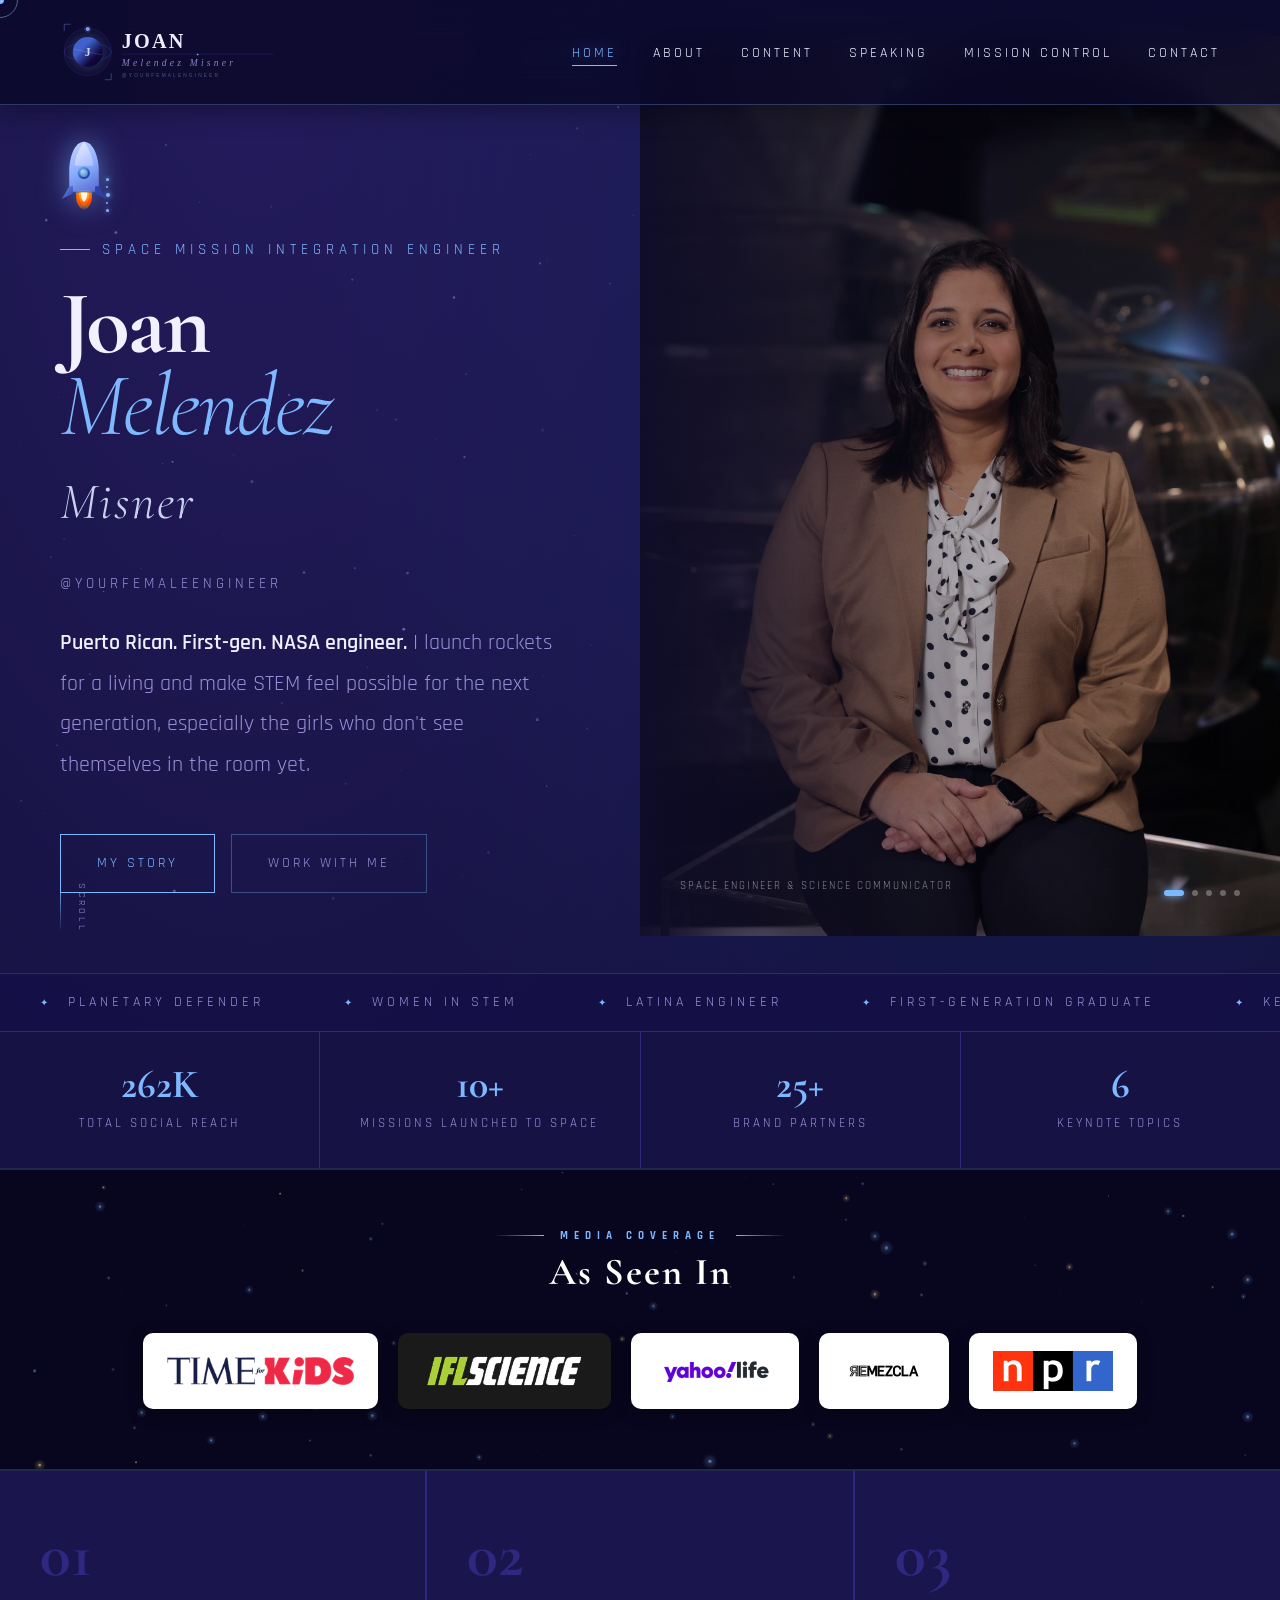
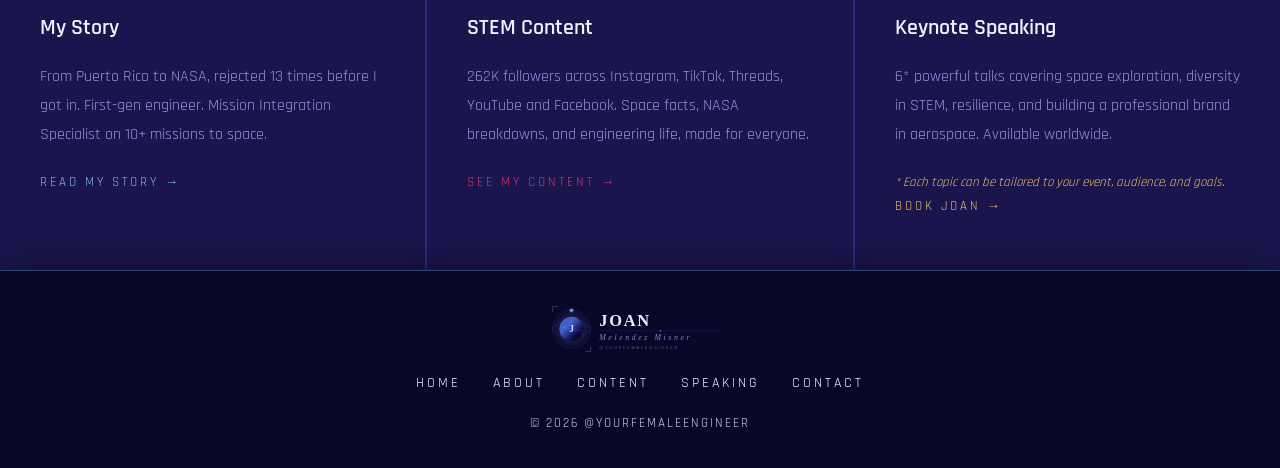
<file: index.html>
<!DOCTYPE html>
<html lang="en">
<head>
<meta charset="UTF-8">
<meta name="viewport" content="width=device-width, initial-scale=1.0">
<title>Joan Melendez Misner — @YourFemaleEngineer</title>
<link rel="stylesheet" href="style.css">
<style>
.hero{min-height:100vh;display:grid;grid-template-columns:1fr 1fr;align-items:center;position:relative;z-index:1;overflow:hidden;}
.hero-left{padding:140px 60px 80px;display:flex;flex-direction:column;justify-content:center;position:relative;z-index:2;}

/* ROCKET */
.rocket-wrap{margin-bottom:24px;opacity:0;animation:fadeUp 1s .1s forwards;height:72px;display:flex;align-items:flex-end;cursor:pointer;}
.rocket-svg{animation:rocketFloat 3s ease-in-out infinite;filter:drop-shadow(0 0 14px rgba(126,184,255,0.55));}
@keyframes rocketFloat{0%,100%{transform:translateY(0) rotate(-6deg);}50%{transform:translateY(-14px) rotate(-6deg);}}
@keyframes rocketLaunch{
  0%   { transform:translateY(0) rotate(-6deg); opacity:1; }
  8%   { transform:translateY(10px) rotate(-6deg); }
  100% { transform:translateY(-600px) rotate(-6deg); opacity:0; }
}
.star-trail{position:absolute;left:46px;bottom:0;display:flex;flex-direction:column;gap:5px;}
.star-dot{width:var(--sz);height:var(--sz);border-radius:50%;background:var(--accent);box-shadow:0 0 5px var(--accent);animation:starBlink var(--dur) ease-in-out infinite;animation-delay:var(--delay);}
@keyframes starBlink{0%,100%{opacity:.1;}50%{opacity:.85;}}

/* HERO TEXT */
.hero-eyebrow{font-size:15px;letter-spacing:5px;color:var(--accent);text-transform:uppercase;margin-bottom:20px;opacity:0;animation:fadeUp 1s .3s forwards;display:flex;align-items:center;gap:12px;}
.hero-eyebrow::before{content:'';width:30px;height:1px;background:var(--accent);}
.hero-title{font-family:'Cormorant Garamond',serif;font-size:clamp(60px,7vw,108px);font-weight:700;line-height:.92;letter-spacing:-2px;color:var(--bright);margin-bottom:8px;opacity:0;animation:fadeUp 1s .5s forwards;}
.hero-title em{font-style:italic;font-weight:300;color:var(--accent);}
.hero-surname{font-family:'Cormorant Garamond',serif;font-size:clamp(32px,4vw,60px);font-weight:300;font-style:italic;color:var(--silver);letter-spacing:2px;margin-bottom:22px;opacity:0;animation:fadeUp 1s .6s forwards;}
.hero-handle{font-size:15px;letter-spacing:4px;color:var(--soft);text-transform:uppercase;margin-bottom:26px;opacity:0;animation:fadeUp 1s .7s forwards;}
.hero-desc{font-size:22px;line-height:1.85;color:var(--soft);max-width:500px;margin-bottom:48px;opacity:0;animation:fadeUp 1s .8s forwards;}
.hero-desc strong{color:var(--bright);font-weight:600;}
.hero-ctas{display:flex;gap:16px;flex-wrap:wrap;opacity:0;animation:fadeUp 1s 1s forwards;}

/* PHOTO ROTATOR */
.hero-right{position:relative;height:100vh;overflow:hidden;}
.photo-slide{position:absolute;inset:0;background-size:cover;opacity:0;transition:opacity 1.2s ease;}
.photo-slide.active{opacity:1;}
.hero-right::after{content:'';position:absolute;inset:0;background:linear-gradient(to right,rgba(14,12,40,0.96) 0%,rgba(14,12,40,0.35) 42%,rgba(14,12,40,0.04) 100%);z-index:1;pointer-events:none;}
.photo-dots{position:absolute;bottom:40px;right:40px;display:flex;gap:8px;z-index:2;}
.photo-dot{width:6px;height:6px;border-radius:50%;background:rgba(255,255,255,0.3);cursor:pointer;transition:all .3s;}
.photo-dot.active{background:var(--accent);box-shadow:0 0 8px var(--accent);width:20px;border-radius:3px;}
.photo-caption{position:absolute;bottom:40px;left:40px;z-index:2;font-size:11px;letter-spacing:2px;color:rgba(255,255,255,0.5);text-transform:uppercase;opacity:0;transition:opacity .8s;}
.photo-caption.visible{opacity:1;}
.scroll-hint{position:absolute;bottom:40px;left:60px;display:flex;align-items:center;gap:12px;opacity:0;animation:fadeIn 1s 1.5s forwards;z-index:3;}
.scroll-line{width:1px;height:50px;background:linear-gradient(to bottom,var(--accent),transparent);animation:scrollPulse 2s ease-in-out infinite;}
@keyframes scrollPulse{0%,100%{opacity:.3;}50%{opacity:1;}}
.scroll-text{font-size:10px;letter-spacing:3px;color:var(--soft);text-transform:uppercase;writing-mode:vertical-rl;}

/* STATS BAR */
.stats-bar{display:grid;grid-template-columns:repeat(4,1fr);gap:1px;background:var(--border);position:relative;z-index:1;}
.stats-bar-item{background:rgba(20,16,60,0.9);padding:32px 32px;text-align:center;transition:background .3s;backdrop-filter:blur(8px);}
.stats-bar-item:hover{background:rgba(45,40,128,0.9);}
.stats-bar-num{font-family:'Cormorant Garamond',serif;font-size:40px;font-weight:700;color:var(--accent);line-height:1;margin-bottom:8px;}
.stats-bar-label{font-size:13px;letter-spacing:3px;color:var(--soft);text-transform:uppercase;}

/* FEATURE CARDS */
.features{display:grid;grid-template-columns:repeat(3,1fr);gap:2px;background:var(--border);position:relative;z-index:1;}
.feature-card{background:rgba(20,16,60,0.75);padding:52px 40px;position:relative;overflow:hidden;transition:background .3s;text-decoration:none;color:inherit;display:block;backdrop-filter:blur(8px);}
.feature-card:hover{background:rgba(45,40,128,0.85);}
.feature-card::before{content:'';position:absolute;top:0;left:0;right:0;height:2px;background:var(--f-color,var(--accent));transform:scaleX(0);transform-origin:left;transition:transform .4s;}
.feature-card:hover::before{transform:scaleX(1);}
.feature-num{font-family:'Cormorant Garamond',serif;font-size:64px;font-weight:900;color:var(--border);line-height:1;margin-bottom:22px;transition:color .3s;}
.feature-card:hover .feature-num{color:var(--muted);}
.feature-title{font-size:22px;font-weight:600;color:var(--bright);margin-bottom:14px;}
.feature-desc{font-size:16px;color:var(--soft);line-height:1.8;margin-bottom:22px;}
.feature-link{font-size:13px;letter-spacing:3px;color:var(--f-color,var(--accent));text-transform:uppercase;}

@media(max-width:900px){
  .hero{grid-template-columns:1fr;min-height:auto;}
  .hero-left{padding:120px 24px 60px;}
  .hero-right{height:70vw;min-height:340px;}
  .hero-right::after{background:linear-gradient(to bottom,rgba(14,12,40,0.7) 0%,rgba(14,12,40,0.1) 100%);}
  .stats-bar{grid-template-columns:repeat(2,1fr);}
  .features{grid-template-columns:1fr;}
  .scroll-hint{display:none;}
  .rocket-wrap{height:56px;}
}

/* AS SEEN IN STRIP */
.press-strip{
  background:#08061e;
  border-top:2px solid rgba(126,184,255,0.2);
  border-bottom:2px solid rgba(126,184,255,0.2);
  padding:60px 60px;
  display:flex;
  flex-direction:column;
  align-items:center;
  gap:40px;
  position:relative;
  z-index:1;
  overflow:hidden;
}
.press-strip-canvas{
  position:absolute;
  inset:0;
  width:100%;
  height:100%;
  z-index:0;
}
.press-strip-inner{
  position:relative;
  z-index:1;
  display:flex;
  flex-direction:column;
  align-items:center;
  gap:40px;
  width:100%;
}
.press-strip-label{
  font-family:'Cormorant Garamond',serif;
  font-size:38px;
  font-weight:700;
  color:#ffffff;
  text-align:center;
  letter-spacing:2px;
  line-height:1.1;
  display:flex;
  flex-direction:column;
  align-items:center;
  gap:10px;
}
.press-strip-label span{
  font-family:'Rajdhani',sans-serif;
  font-size:11px;
  letter-spacing:6px;
  color:var(--accent);
  text-transform:uppercase;
  display:flex;
  align-items:center;
  gap:16px;
}
.press-strip-label span::before,.press-strip-label span::after{
  content:'';
  width:50px;
  height:1px;
  background:linear-gradient(90deg,transparent,var(--accent));
}
.press-strip-label span::after{
  background:linear-gradient(90deg,var(--accent),transparent);
}
.press-strip-logos{
  display:flex;
  align-items:center;
  gap:20px;
  flex-wrap:wrap;
  justify-content:center;
}
.press-strip-logo{
  display:flex;
  align-items:center;
  justify-content:center;
  background:#ffffff;
  border-radius:10px;
  padding:14px 24px;
  height:76px;
  min-width:130px;
  transition:transform .2s, box-shadow .2s;
  box-shadow:0 4px 16px rgba(0,0,0,0.4);
}
.press-strip-logo:hover{
  transform:translateY(-5px);
  box-shadow:0 12px 32px rgba(126,184,255,0.3);
}
.press-strip-logo img{
  height:40px;
  width:auto;
  object-fit:contain;
}
@media(max-width:900px){
  .press-strip{padding:40px 24px;}
  .press-strip-label{font-size:28px;}
  .press-strip-logos{gap:14px;}
  .press-strip-logo{height:60px;min-width:100px;padding:10px 16px;}
  .press-strip-logo img{height:30px;}
}
@media(max-width:900px){
  .press-strip{padding:20px 24px;gap:20px;}
  .press-strip-logos{gap:20px;}
  .press-strip-logo img{height:22px;}
}
</style>
</head>
<body>
<div class="cursor" id="cursor"></div>
<div class="cursor-ring" id="cursorRing"></div>
<canvas id="starfield"></canvas>

<nav id="nav">
  <a href="index.html" class="nav-logo"><img src="logo.svg" alt="YourFemaleEngineer" class="nav-logo-img"></a>
  <ul class="nav-links">
    
    <li><a href="index.html" class="active">Home</a></li>
    <li><a href="about.html">About</a></li>
    <li><a href="content.html">Content</a></li>
    <li><a href="speaking.html">Speaking</a></li>
    <li><a href="mission-control.html">Mission Control</a></li>
    <li><a href="contact.html">Contact</a></li>
  </ul>
  <button class="nav-hamburger" id="navHamburger" aria-label="Menu"><span></span><span></span><span></span></button>
</nav>

<section class="hero">
  <div class="hero-left">

    <!-- ANIMATED ROCKET -->
    <div class="rocket-wrap" style="position:relative;">
      <div class="star-trail">
        <div class="star-dot" style="--sz:3px;--dur:1.1s;--delay:0s;"></div>
        <div class="star-dot" style="--sz:2px;--dur:1.4s;--delay:.2s;"></div>
        <div class="star-dot" style="--sz:4px;--dur:.9s;--delay:.4s;"></div>
        <div class="star-dot" style="--sz:2px;--dur:1.6s;--delay:.1s;"></div>
        <div class="star-dot" style="--sz:3px;--dur:1.2s;--delay:.5s;"></div>
      </div>
      <svg class="rocket-svg" width="48" height="72" viewBox="0 0 52 78" fill="none">
        <path d="M26 2 C16 2 10 18 10 34 L10 56 L42 56 L42 34 C42 18 36 2 26 2Z" fill="url(#bodyG)"/>
        <path d="M26 2 C20 10 16 20 16 28 L36 28 C36 20 32 10 26 2Z" fill="url(#noseG)"/>
        <circle cx="26" cy="36" r="7" fill="url(#winG)" stroke="rgba(126,184,255,0.6)" stroke-width="1.5"/>
        <circle cx="26" cy="36" r="4" fill="rgba(180,220,255,0.4)"/>
        <path d="M10 50 L2 64 L14 58 L14 50Z" fill="url(#finG)"/>
        <path d="M42 50 L50 64 L38 58 L38 50Z" fill="url(#finG)"/>
        <ellipse cx="26" cy="57" rx="10" ry="3" fill="rgba(126,184,255,0.25)"/>
        <path d="M18 57 C16 66 20 74 26 76 C32 74 36 66 34 57Z" fill="url(#flameO)" style="animation:flameFlicker .18s ease-in-out infinite alternate;"/>
        <path d="M21 57 C20 63 22 70 26 72 C30 70 32 63 31 57Z" fill="url(#flameI)"/>
        <path d="M23 57 C22 61 24 66 26 67 C28 66 30 61 29 57Z" fill="white" opacity=".9"/>
        <defs>
          <linearGradient id="bodyG" x1="10" y1="0" x2="42" y2="60" gradientUnits="userSpaceOnUse"><stop offset="0%" stop-color="#c8d8ff"/><stop offset="50%" stop-color="#8baeff"/><stop offset="100%" stop-color="#5060cc"/></linearGradient>
          <linearGradient id="noseG" x1="16" y1="2" x2="36" y2="28" gradientUnits="userSpaceOnUse"><stop offset="0%" stop-color="#e8f0ff"/><stop offset="100%" stop-color="#aabcff"/></linearGradient>
          <radialGradient id="winG" cx="40%" cy="35%"><stop offset="0%" stop-color="#a0d8ff"/><stop offset="100%" stop-color="#2244aa"/></radialGradient>
          <linearGradient id="finG" x1="0" y1="50" x2="14" y2="64" gradientUnits="userSpaceOnUse"><stop offset="0%" stop-color="#7090ee"/><stop offset="100%" stop-color="#3040aa"/></linearGradient>
          <linearGradient id="flameO" x1="26" y1="57" x2="26" y2="76" gradientUnits="userSpaceOnUse"><stop offset="0%" stop-color="#ff8800"/><stop offset="60%" stop-color="#ff4400"/><stop offset="100%" stop-color="#ffcc00" stop-opacity="0"/></linearGradient>
          <linearGradient id="flameI" x1="26" y1="57" x2="26" y2="72" gradientUnits="userSpaceOnUse"><stop offset="0%" stop-color="#ffcc44"/><stop offset="100%" stop-color="#ff6600" stop-opacity=".3"/></linearGradient>
        </defs>
      </svg>
    </div>

    <div class="hero-eyebrow">Space Mission Integration Engineer</div>
    <h1 class="hero-title">Joan<br><em>Melendez</em></h1>
    <div class="hero-surname">Misner</div>
    <div class="hero-handle">@YourFemaleEngineer</div>
    <p class="hero-desc"><strong>Puerto Rican. First-gen. NASA engineer.</strong> I launch rockets for a living and make STEM feel possible for the next generation, especially the girls who don't see themselves in the room yet.</p>
    <div class="hero-ctas">
      <a href="about.html" class="btn-primary">My Story</a>
      <a href="contact.html" class="btn-ghost">Work With Me</a>
    </div>
  </div>

  <!-- Photos — centered on face for each shot -->
  <div class="hero-right" id="heroRight">
    <div class="photo-slide active"  style="background-image:url('hp-portrait.jpg');  background-position:center 20%;"></div>
    <div class="photo-slide"         style="background-image:url('hp-rockets.jpg');   background-position:center 35%;"></div>
    <div class="photo-slide"         style="background-image:url('hp-speaking.jpg');  background-position:center 25%;"></div>
    <div class="photo-slide"         style="background-image:url('hp-whiteboard.jpg');background-position:center 30%;"></div>
    <div class="photo-slide"         style="background-image:url('hp-dell.jpg');       background-position:center 20%;"></div>
    <div class="photo-caption" id="photoCaption"></div>
    <div class="photo-dots" id="photoDots"></div>
  </div>

  <div class="scroll-hint"><div class="scroll-line"></div><div class="scroll-text">Scroll</div></div>
</section>

<!-- TICKER -->
<div class="ticker-wrap">
  <div class="ticker">
    <span class="ticker-item">Planetary Defender</span><span class="ticker-item">Women in STEM</span><span class="ticker-item">Latina Engineer</span><span class="ticker-item">First-Generation Graduate</span><span class="ticker-item">Keynote Speaker</span><span class="ticker-item">Science Communicator</span><span class="ticker-item">Space Science Missions</span><span class="ticker-item">Artemis</span>
    <span class="ticker-item">Planetary Defender</span><span class="ticker-item">Women in STEM</span><span class="ticker-item">Latina Engineer</span><span class="ticker-item">First-Generation Graduate</span><span class="ticker-item">Keynote Speaker</span><span class="ticker-item">Science Communicator</span><span class="ticker-item">Space Science Missions</span><span class="ticker-item">Artemis</span>
  </div>
</div>

<!-- STATS BAR -->
<div class="stats-bar">
  <div class="stats-bar-item"><div class="stats-bar-num">262K</div><div class="stats-bar-label">Total Social Reach</div></div>
  <div class="stats-bar-item"><div class="stats-bar-num">10+</div><div class="stats-bar-label">Missions Launched to Space</div></div>
  <div class="stats-bar-item"><div class="stats-bar-num">25+</div><div class="stats-bar-label">Brand Partners</div></div>
  <div class="stats-bar-item"><div class="stats-bar-num">6</div><div class="stats-bar-label">Keynote Topics</div></div>
</div>

<!-- FEATURE CARDS -->

<!-- AS SEEN IN STRIP -->
<div class="press-strip">
  <canvas class="press-strip-canvas" id="pressStripCanvas"></canvas>
  <div class="press-strip-inner">
  <div class="press-strip-label">
    <span>Media Coverage</span>
    As Seen In
  </div>
  <div class="press-strip-logos">
    <a href="https://www.timeforkids.com/your-hot-job/articles/aerospace-engineer" target="_blank" rel="noopener" class="press-strip-logo">
      <img src="press-timeforkids.png" alt="Time for Kids">
    </a>
    <a href="https://www.iflscience.com/iflscience-meets-nasa-engineer-joan-melendez-misner-on-inspiring-the-next-generations-involvement-in-stem-64555" target="_blank" rel="noopener" class="press-strip-logo" style="background:#1a1a1a;">
      <img src="press-iflscience.png" alt="IFLScience">
    </a>
    <a href="https://www.yahoo.com/lifestyle/latinx-women-pioneering-the-future-of-aerospace-engineering-034816834.html" target="_blank" rel="noopener" class="press-strip-logo">
      <img src="press-yahoo.png" alt="Yahoo! Life">
    </a>
    <a href="https://remezcla.com/features/culture/nasa-aerospace-engineer-shares-her-journey-explains-why-not-even-the-skys-the-limit/" target="_blank" rel="noopener" class="press-strip-logo">
      <img src="press-remezcla.png" alt="Remezcla">
    </a>
    <a href="https://www.cfpublic.org/2021-12-27/one-rocket-engineers-quest-to-make-stem-more-diverse-one-tiktok-at-a-time" target="_blank" rel="noopener" class="press-strip-logo">
      <img src="press-npr.png" alt="NPR">
    </a>
  </div>
</div>
</div>
</div>

<script>
(function(){
  const c=document.getElementById('pressStripCanvas');
  if(!c)return;
  const ctx=c.getContext('2d');
  function resize(){c.width=c.offsetWidth;c.height=c.offsetHeight;}
  resize();
  window.addEventListener('resize',resize);
  const stars=Array.from({length:120},()=>({
    x:Math.random(),y:Math.random(),
    r:Math.random()*1.5+0.3,
    phase:Math.random()*Math.PI*2,
    speed:Math.random()*0.04+0.01,
    color:Math.random()>0.8?'255,220,150':'126,184,255'
  }));
  function draw(){
    ctx.clearRect(0,0,c.width,c.height);
    const now=Date.now()/1000;
    stars.forEach(s=>{
      const t=Math.pow(Math.abs(Math.sin(now*s.speed*5+s.phase)),2);
      const alpha=0.05+0.5*t;
      const r=s.r*(0.5+0.5*t);
      if(t>0.8){
        const g=ctx.createRadialGradient(s.x*c.width,s.y*c.height,0,s.x*c.width,s.y*c.height,r*5);
        g.addColorStop(0,`rgba(${s.color},${alpha*0.5})`);
        g.addColorStop(1,`rgba(${s.color},0)`);
        ctx.beginPath();ctx.arc(s.x*c.width,s.y*c.height,r*5,0,Math.PI*2);
        ctx.fillStyle=g;ctx.fill();
      }
      ctx.beginPath();ctx.arc(s.x*c.width,s.y*c.height,r,0,Math.PI*2);
      ctx.fillStyle=`rgba(${s.color},${alpha})`;ctx.fill();
    });
    requestAnimationFrame(draw);
  }
  draw();
})();
</script>

<div class="features">
  <a href="about.html" class="feature-card" style="--f-color:var(--accent);">
    <div class="feature-num">01</div>
    <div class="feature-title">My Story</div>
    <div class="feature-desc">From Puerto Rico to NASA, rejected 13 times before I got in. First-gen engineer. Mission Integration Specialist on 10+ missions to space.</div>
    <div class="feature-link">Read My Story →</div>
  </a>
  <a href="content.html" class="feature-card" style="--f-color:#e1306c;">
    <div class="feature-num">02</div>
    <div class="feature-title">STEM Content</div>
    <div class="feature-desc">262K followers across Instagram, TikTok, Threads, YouTube and Facebook. Space facts, NASA breakdowns, and engineering life, made for everyone.</div>
    <div class="feature-link">See My Content →</div>
  </a>
  <a href="speaking.html" class="feature-card" style="--f-color:var(--gold);">
    <div class="feature-num">03</div>
    <div class="feature-title">Keynote Speaking</div>
    <div class="feature-desc">6* powerful talks covering space exploration, diversity in STEM, resilience, and building a professional brand in aerospace. Available worldwide.</div>
    <div style="font-size:13px;color:var(--gold);margin-top:8px;font-style:italic;">* Each topic can be tailored to your event, audience, and goals.</div>
    <div class="feature-link">Book Joan →</div>
  </a>
</div>

<footer>
  <img src="logo.svg" alt="YourFemaleEngineer" class="footer-logo-img">
  <div class="footer-links">
    <a href="index.html">Home</a><a href="about.html">About</a><a href="content.html">Content</a><a href="speaking.html">Speaking</a><a href="contact.html">Contact</a>
  </div>
  <div class="footer-copy">© 2026 @YourFemaleEngineer</div>
</footer>

<script src="shared.js"></script>
<script>
const captions=['Space Engineer & Science Communicator','Kennedy Space Center','Keynote Speaking','Engineering in Action','Dell Collaboration'];
const slides=document.querySelectorAll('.photo-slide');
const dotsEl=document.getElementById('photoDots');
const captionEl=document.getElementById('photoCaption');
let current=0,timer;
slides.forEach((_,i)=>{const d=document.createElement('div');d.className='photo-dot'+(i===0?' active':'');d.addEventListener('click',()=>goTo(i));dotsEl.appendChild(d);});
function goTo(n){slides[current].classList.remove('active');dotsEl.children[current].classList.remove('active');captionEl.classList.remove('visible');current=(n+slides.length)%slides.length;slides[current].classList.add('active');dotsEl.children[current].classList.add('active');captionEl.textContent=captions[current]||'';setTimeout(()=>captionEl.classList.add('visible'),100);clearInterval(timer);timer=setInterval(()=>goTo(current+1),5500);}
captionEl.textContent=captions[0];setTimeout(()=>captionEl.classList.add('visible'),900);timer=setInterval(()=>goTo(current+1),5500);

// ── ROCKET LAUNCH ON HOVER ──
(function(){
  const wrap = document.querySelector('.rocket-wrap');
  const svg  = document.querySelector('.rocket-svg');
  if (!wrap || !svg) return;

  let launching = false;

  function launch() {
    if (launching) return;
    launching = true;

    // ── ROCKET LAUNCH SOUND ──
    try {
      const ac = new (window.AudioContext || window.webkitAudioContext)();
      const t = ac.currentTime;
      const dur = 3.0;

      // ── Layer 1: Deep ignition rumble (low-freq noise, builds up) ──
      const rumbleBuf = ac.createBuffer(1, ac.sampleRate * dur, ac.sampleRate);
      const rumbleData = rumbleBuf.getChannelData(0);
      for (let i = 0; i < rumbleData.length; i++) {
        rumbleData[i] = (Math.random() * 2 - 1);
      }
      const rumble = ac.createBufferSource();
      rumble.buffer = rumbleBuf;
      const rumbleLow = ac.createBiquadFilter();
      rumbleLow.type = 'lowpass';
      rumbleLow.frequency.value = 80;
      rumbleLow.Q.value = 0.5;
      const rumbleGain = ac.createGain();
      rumbleGain.gain.setValueAtTime(0, t);
      rumbleGain.gain.linearRampToValueAtTime(1.2, t + 0.3);   // ignition build
      rumbleGain.gain.linearRampToValueAtTime(1.8, t + 0.8);   // full roar
      rumbleGain.gain.setValueAtTime(1.8, t + 1.8);
      rumbleGain.gain.linearRampToValueAtTime(0.8, t + dur);    // fading as rocket climbs
      rumble.connect(rumbleLow); rumbleLow.connect(rumbleGain); rumbleGain.connect(ac.destination);

      // ── Layer 2: Mid crackle (engine combustion texture) ──
      const crackBuf = ac.createBuffer(1, ac.sampleRate * dur, ac.sampleRate);
      const crackData = crackBuf.getChannelData(0);
      for (let i = 0; i < crackData.length; i++) {
        crackData[i] = (Math.random() * 2 - 1);
      }
      const crack = ac.createBufferSource();
      crack.buffer = crackBuf;
      const crackBand = ac.createBiquadFilter();
      crackBand.type = 'bandpass';
      crackBand.frequency.setValueAtTime(400, t);
      crackBand.frequency.exponentialRampToValueAtTime(1200, t + dur);
      crackBand.Q.value = 0.8;
      const crackGain = ac.createGain();
      crackGain.gain.setValueAtTime(0, t);
      crackGain.gain.linearRampToValueAtTime(0.6, t + 0.25);
      crackGain.gain.linearRampToValueAtTime(0.9, t + 0.7);
      crackGain.gain.linearRampToValueAtTime(0.4, t + dur);
      crack.connect(crackBand); crackBand.connect(crackGain); crackGain.connect(ac.destination);

      // ── Layer 3: High whoosh (rocket climbing away, Doppler-like) ──
      const whooshBuf = ac.createBuffer(1, ac.sampleRate * dur, ac.sampleRate);
      const whooshData = whooshBuf.getChannelData(0);
      for (let i = 0; i < whooshData.length; i++) {
        whooshData[i] = (Math.random() * 2 - 1);
      }
      const whoosh = ac.createBufferSource();
      whoosh.buffer = whooshBuf;
      const whooshHigh = ac.createBiquadFilter();
      whooshHigh.type = 'highpass';
      whooshHigh.frequency.setValueAtTime(2000, t);
      whooshHigh.frequency.exponentialRampToValueAtTime(6000, t + dur);
      const whooshGain = ac.createGain();
      whooshGain.gain.setValueAtTime(0, t);
      whooshGain.gain.linearRampToValueAtTime(0.0, t + 0.4);   // delayed — comes after ignition
      whooshGain.gain.linearRampToValueAtTime(0.35, t + 1.0);
      whooshGain.gain.linearRampToValueAtTime(0.5, t + 1.6);
      whooshGain.gain.linearRampToValueAtTime(0.0, t + dur);   // fades as rocket leaves
      whoosh.connect(whooshHigh); whooshHigh.connect(whooshGain); whooshGain.connect(ac.destination);

      // ── Layer 4: Initial ignition BOOM (short percussive thud) ──
      const boomBuf = ac.createBuffer(1, ac.sampleRate * 0.4, ac.sampleRate);
      const boomData = boomBuf.getChannelData(0);
      for (let i = 0; i < boomData.length; i++) {
        const decay = Math.pow(1 - i / boomData.length, 3);
        boomData[i] = (Math.random() * 2 - 1) * decay;
      }
      const boom = ac.createBufferSource();
      boom.buffer = boomBuf;
      const boomLow = ac.createBiquadFilter();
      boomLow.type = 'lowpass';
      boomLow.frequency.value = 120;
      const boomGain = ac.createGain();
      boomGain.gain.setValueAtTime(2.5, t);
      boomGain.gain.exponentialRampToValueAtTime(0.001, t + 0.4);
      boom.connect(boomLow); boomLow.connect(boomGain); boomGain.connect(ac.destination);

      // ── Fire everything ──
      rumble.start(t); rumble.stop(t + dur);
      crack.start(t);  crack.stop(t + dur);
      whoosh.start(t); whoosh.stop(t + dur);
      boom.start(t);   boom.stop(t + 0.4);

    } catch(e) {}

    // Exhaust flare
    svg.style.filter = 'drop-shadow(0 0 32px rgba(255,140,30,1)) drop-shadow(0 0 16px rgba(255,80,0,0.8))';

    // Animate upward — slower (2.2s)
    svg.style.animation = 'rocketLaunch 2.2s cubic-bezier(0.25,0,0.6,1) forwards';

    // After launch completes, reset invisibly and restart float
    setTimeout(() => {
      svg.style.transition = 'none';
      svg.style.animation  = 'none';
      svg.style.opacity    = '0';
      svg.style.transform  = 'translateY(60px) rotate(-6deg)';
      svg.style.filter     = 'drop-shadow(0 0 14px rgba(126,184,255,0.55))';

      // Force reflow
      void svg.offsetHeight;

      // Fade back in and resume float
      svg.style.transition = 'opacity 0.4s ease';
      svg.style.opacity    = '1';
      svg.style.transform  = '';
      svg.style.animation  = 'rocketFloat 3s ease-in-out infinite';

      setTimeout(() => {
        svg.style.transition = '';
        launching = false;
      }, 500);
    }, 2300);
  }

  wrap.addEventListener('mouseenter', launch);
  wrap.addEventListener('click', launch);      // also works on mobile tap
})();
</script>
<style>@keyframes flameFlicker{from{opacity:.8;transform:scaleX(1);}to{opacity:1;transform:scaleX(1.12);}}
/* AS SEEN IN STRIP */
.press-strip{
  background:#08061e;
  border-top:2px solid rgba(126,184,255,0.2);
  border-bottom:2px solid rgba(126,184,255,0.2);
  padding:60px 60px;
  display:flex;
  flex-direction:column;
  align-items:center;
  gap:40px;
  position:relative;
  z-index:1;
  overflow:hidden;
}
.press-strip-canvas{
  position:absolute;
  inset:0;
  width:100%;
  height:100%;
  z-index:0;
}
.press-strip-inner{
  position:relative;
  z-index:1;
  display:flex;
  flex-direction:column;
  align-items:center;
  gap:40px;
  width:100%;
}
.press-strip-label{
  font-family:'Cormorant Garamond',serif;
  font-size:38px;
  font-weight:700;
  color:#ffffff;
  text-align:center;
  letter-spacing:2px;
  line-height:1.1;
  display:flex;
  flex-direction:column;
  align-items:center;
  gap:10px;
}
.press-strip-label span{
  font-family:'Rajdhani',sans-serif;
  font-size:11px;
  letter-spacing:6px;
  color:var(--accent);
  text-transform:uppercase;
  display:flex;
  align-items:center;
  gap:16px;
}
.press-strip-label span::before,.press-strip-label span::after{
  content:'';
  width:50px;
  height:1px;
  background:linear-gradient(90deg,transparent,var(--accent));
}
.press-strip-label span::after{
  background:linear-gradient(90deg,var(--accent),transparent);
}
.press-strip-logos{
  display:flex;
  align-items:center;
  gap:20px;
  flex-wrap:wrap;
  justify-content:center;
}
.press-strip-logo{
  display:flex;
  align-items:center;
  justify-content:center;
  background:#ffffff;
  border-radius:10px;
  padding:14px 24px;
  height:76px;
  min-width:130px;
  transition:transform .2s, box-shadow .2s;
  box-shadow:0 4px 16px rgba(0,0,0,0.4);
}
.press-strip-logo:hover{
  transform:translateY(-5px);
  box-shadow:0 12px 32px rgba(126,184,255,0.3);
}
.press-strip-logo img{
  height:40px;
  width:auto;
  object-fit:contain;
}
@media(max-width:900px){
  .press-strip{padding:40px 24px;}
  .press-strip-label{font-size:28px;}
  .press-strip-logos{gap:14px;}
  .press-strip-logo{height:60px;min-width:100px;padding:10px 16px;}
  .press-strip-logo img{height:30px;}
}
@media(max-width:900px){
  .press-strip{padding:20px 24px;gap:20px;}
  .press-strip-logos{gap:20px;}
  .press-strip-logo img{height:22px;}
}
</style>
</body>
</html>
</file>
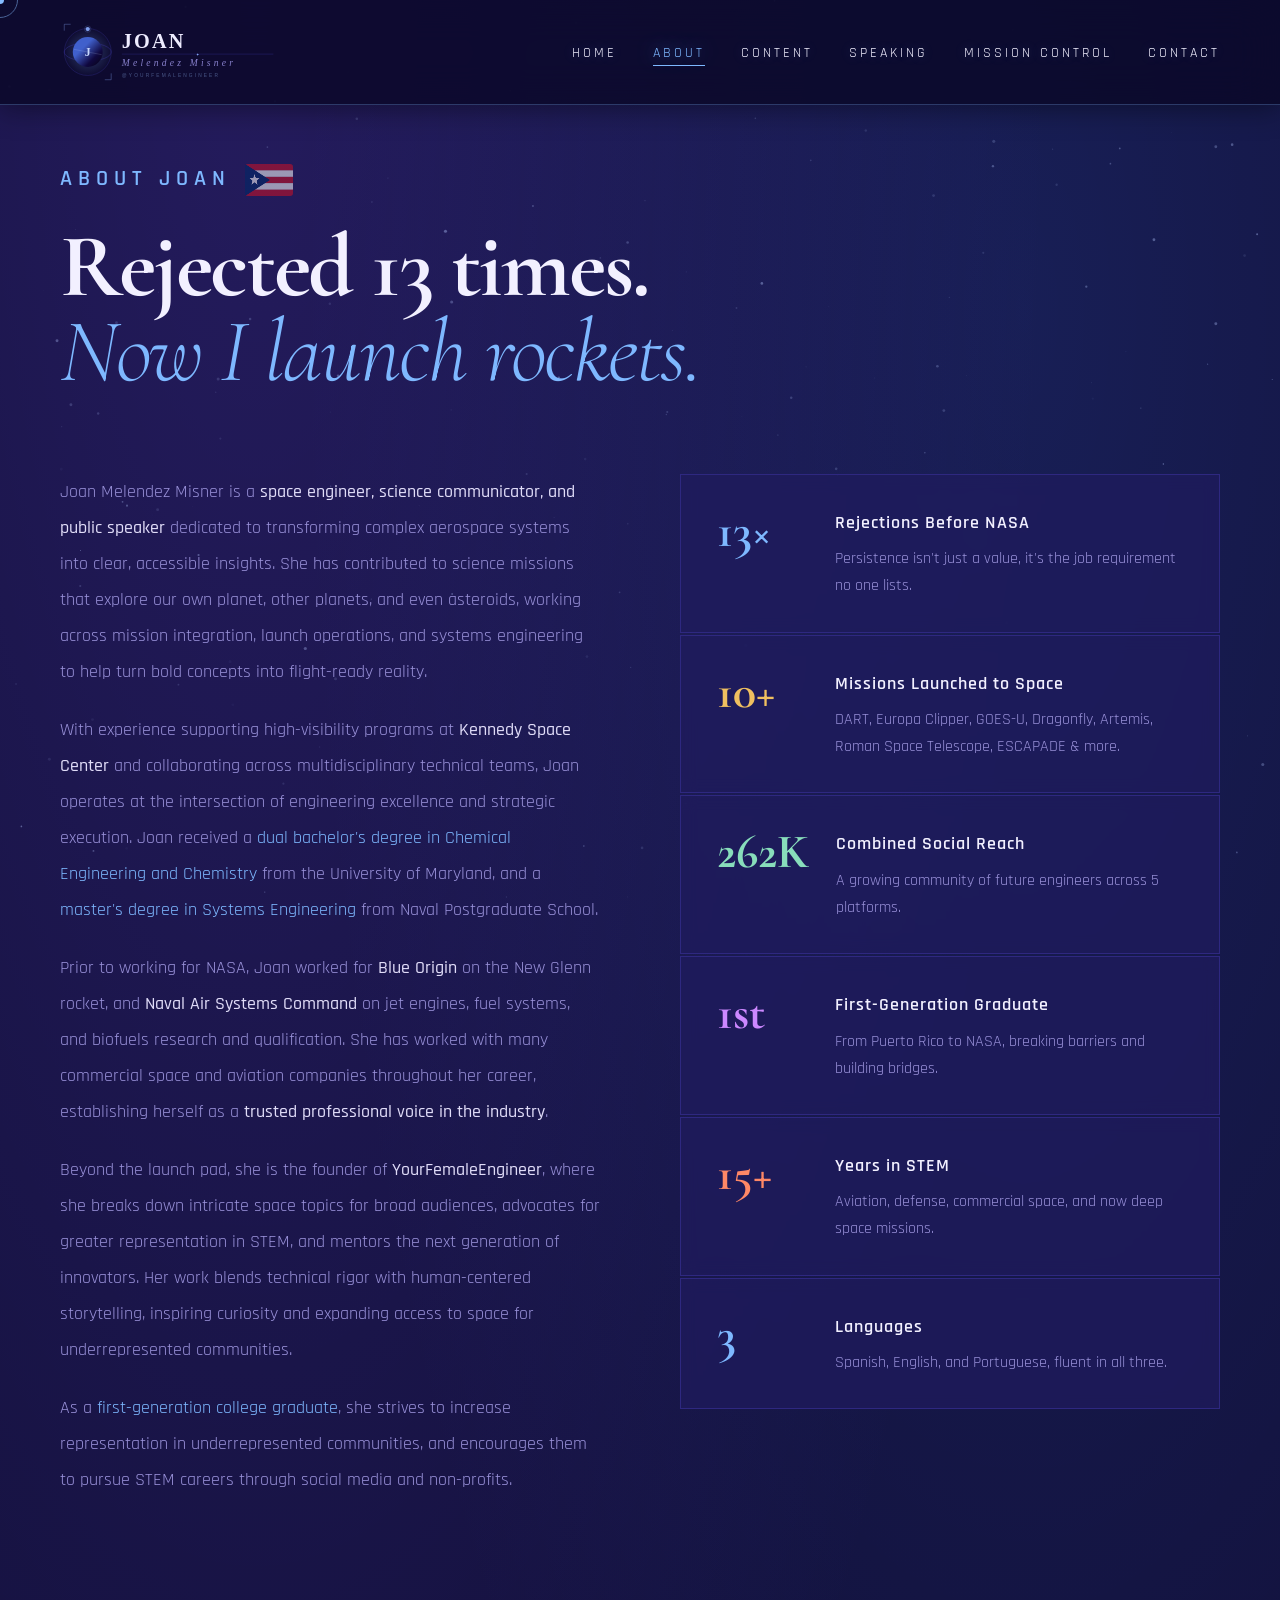
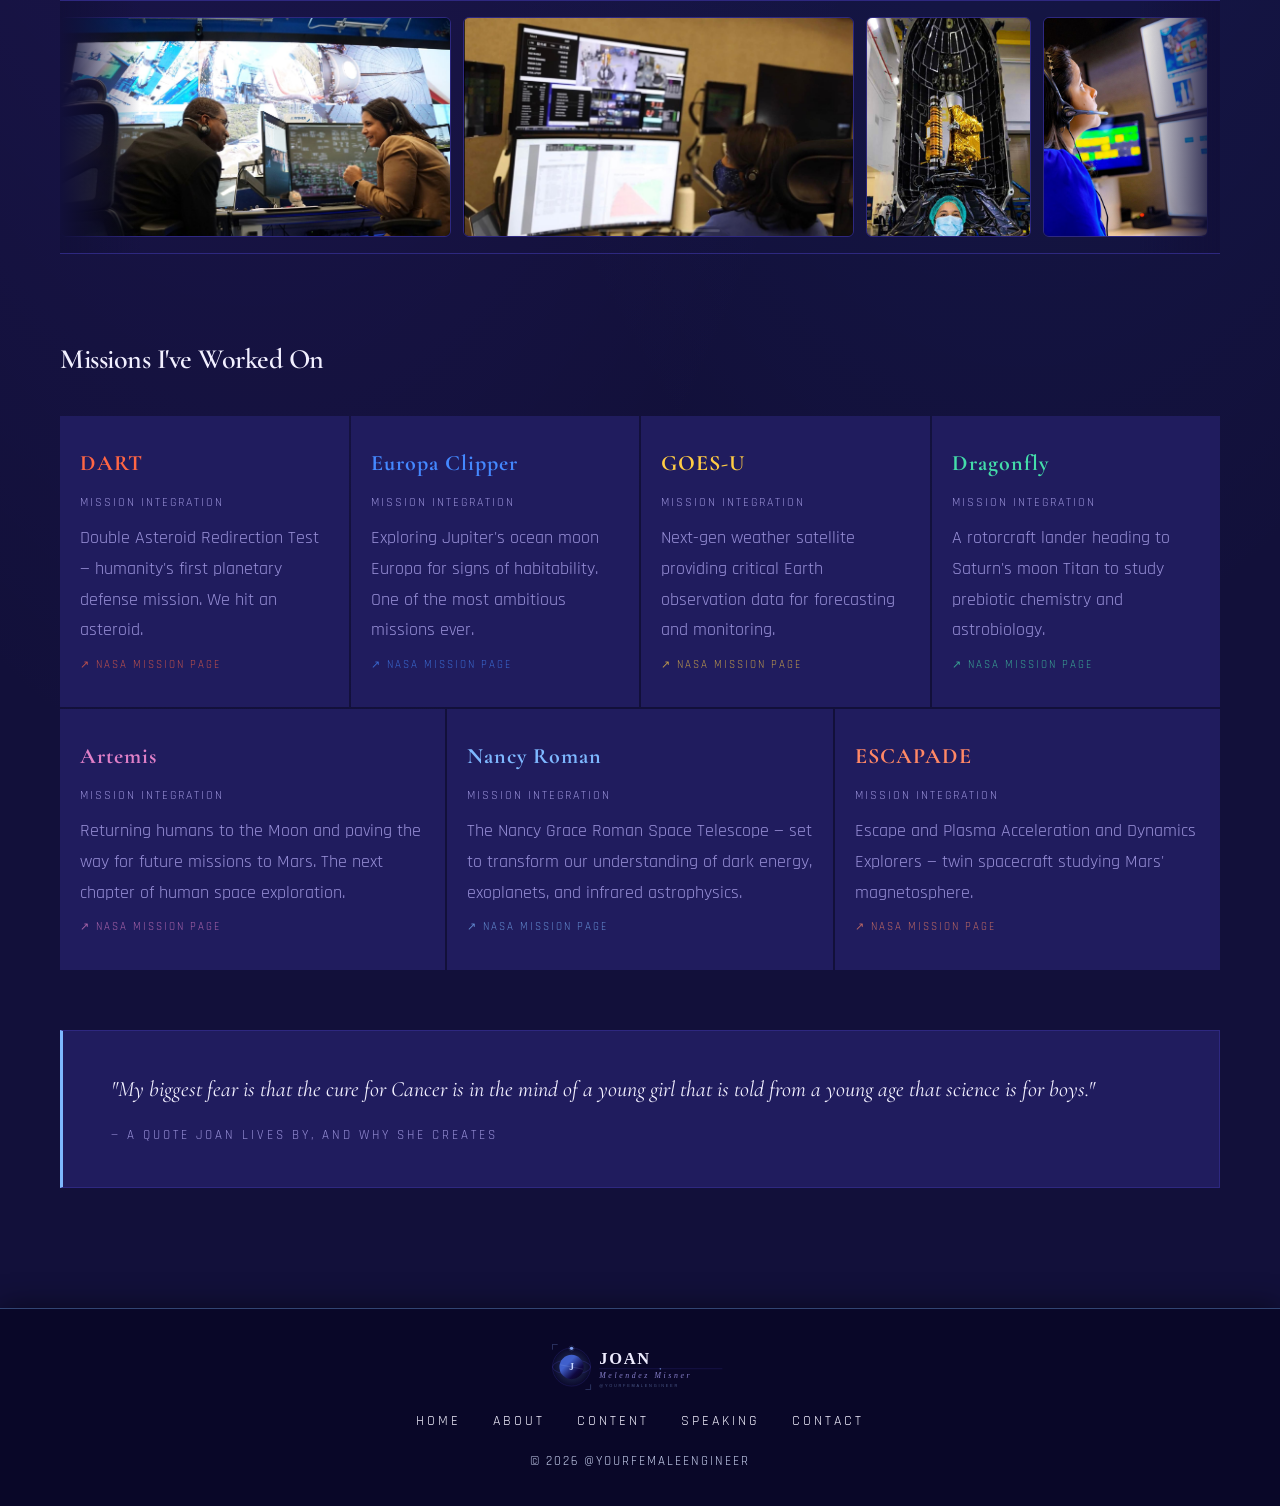
<file: about.html>
<!DOCTYPE html>
<html lang="en">
<head>
<meta charset="UTF-8">
<meta name="viewport" content="width=device-width, initial-scale=1.0">
<title>About — Joan Melendez Misner</title>
<link rel="stylesheet" href="style.css">
<style>
.about-wrap{padding:0 60px 120px;max-width:1300px;margin:0 auto;position:relative;z-index:1;}
.about-grid{display:grid;grid-template-columns:1fr 1fr;gap:80px;align-items:start;margin-bottom:80px;}
.about-story p{font-size:18px;line-height:2;color:var(--soft);margin-bottom:22px;}
.about-story p strong{color:var(--text);font-weight:500;}
.about-story p em{color:var(--accent);font-style:normal;}
.about-stats{display:flex;flex-direction:column;gap:2px;}
.about-eyebrow-large{font-size:22px;letter-spacing:6px;color:var(--accent);text-transform:uppercase;margin-bottom:24px;font-family:'Rajdhani',sans-serif;font-weight:600;}

/* Puerto Rican flag — subtle background */
.page-header-about{
  padding:160px 60px 80px;position:relative;z-index:1;overflow:hidden;
}
.pr-flag-canvas{
  display:inline-block;
  vertical-align:middle;
  width:48px;
  height:32px;
  opacity:0.55;
  pointer-events:none;
  z-index:1;
  margin-left:14px;
  border-radius:3px;
}
.page-header-about .about-eyebrow-large,
.page-header-about .page-title{position:relative;z-index:1;}

/* ── PHOTO SCROLL BANNER ── */
.photo-banner-wrap{
  position:relative;overflow:hidden;margin-bottom:80px;
  border-top:1px solid var(--border);border-bottom:1px solid var(--border);
}
.photo-banner-wrap::before,
.photo-banner-wrap::after{
  content:'';position:absolute;top:0;bottom:0;width:80px;z-index:2;pointer-events:none;
}
.photo-banner-wrap::before{left:0;background:linear-gradient(to right,var(--black),transparent);}
.photo-banner-wrap::after{right:0;background:linear-gradient(to left,var(--black),transparent);}

.photo-banner{
  display:flex;gap:12px;
  animation:bannerScroll 40s linear infinite;
  width:max-content;
  padding:16px 0;
}
.photo-banner:hover{animation-play-state:paused;}

@keyframes bannerScroll{
  from{transform:translateX(0);}
  to{transform:translateX(-50%);}
}

.banner-photo{
  height:220px;
  width:auto;
  object-fit:cover;
  border-radius:6px;
  border:1px solid var(--border);
  flex-shrink:0;
  transition:transform .3s,border-color .3s;
  cursor:pointer;
}
.banner-photo:hover{
  transform:scale(1.03);
  border-color:var(--accent);
}

/* Mission cards */
.missions-title{font-family:'Cormorant Garamond',serif;font-size:28px;font-weight:600;color:var(--bright);margin-bottom:32px;letter-spacing:-.5px;}
.missions-grid{display:grid;grid-template-columns:repeat(4,1fr);gap:2px;}
.mission-card{
  background:var(--card);padding:28px 20px;position:relative;
  overflow:hidden;transition:background .3s;text-decoration:none;color:inherit;display:block;
}
.mission-card:hover{background:#1a1650;}
.mission-card::after{
  content:'';position:absolute;bottom:0;left:0;right:0;height:2px;
  background:var(--m-color);transform:scaleX(0);transition:transform .4s;
}
.mission-card:hover::after{transform:scaleX(1);}
.mission-name{font-family:'Cormorant Garamond',serif;font-size:22px;font-weight:700;color:var(--m-color);margin-bottom:8px;letter-spacing:1px;}
.mission-role{font-size:12px;letter-spacing:2px;color:var(--soft);text-transform:uppercase;margin-bottom:10px;}
.mission-desc{font-size:18px;color:var(--soft);line-height:1.7;}
.mission-link{font-size:11px;letter-spacing:2px;color:var(--m-color);text-transform:uppercase;margin-top:10px;display:inline-block;opacity:.7;transition:opacity .2s;}
.mission-card:hover .mission-link{opacity:1;}

/* Missions row 2 */
.missions-grid-2{display:grid;grid-template-columns:repeat(3,1fr);gap:2px;margin-top:2px;}

/* Quote */
.quote-band{background:var(--card);border:1px solid var(--border);border-left:3px solid var(--accent);padding:40px 48px;margin-top:60px;}
.quote-text{font-family:'Cormorant Garamond',serif;font-style:italic;font-size:22px;line-height:1.7;color:var(--bright);margin-bottom:16px;}
.quote-attr{font-size:13px;letter-spacing:3px;color:var(--soft);text-transform:uppercase;}

@media(max-width:900px){
  .about-wrap{padding:0 24px 80px;}
  .about-grid{grid-template-columns:1fr;gap:40px;}
  .missions-grid{grid-template-columns:repeat(2,1fr);}
  .missions-grid-2{grid-template-columns:repeat(2,1fr);}
  .banner-photo{height:160px;}
}
</style>
</head>
<body>
<div class="cursor" id="cursor"></div>
<div class="cursor-ring" id="cursorRing"></div>
<canvas id="starfield"></canvas>

<nav id="nav">
  <a href="index.html" class="nav-logo"><img src="logo.svg" alt="YourFemaleEngineer" class="nav-logo-img"></a>
  <ul class="nav-links">
    
    <li><a href="index.html">Home</a></li>
    <li><a href="about.html" class="active">About</a></li>
    <li><a href="content.html">Content</a></li>
    <li><a href="speaking.html">Speaking</a></li>
    <li><a href="mission-control.html">Mission Control</a></li>
    <li><a href="contact.html">Contact</a></li>
  </ul>
  <button class="nav-hamburger" id="navHamburger" aria-label="Menu"><span></span><span></span><span></span></button>
</nav>

<div class="page-header-about" id="aboutHeader">
<div class="about-eyebrow-large" style="display:flex;align-items:center;">About Joan <canvas class="pr-flag-canvas" id="flagCanvas"></canvas></div>
  <h1 class="page-title">Rejected 13 times.<br><em>Now I launch rockets.</em></h1>
</div>

<div class="about-wrap">

  <div class="about-grid">
    <div class="about-story reveal">
      <p>Joan Melendez Misner is a <strong>space engineer, science communicator, and public speaker</strong> dedicated to transforming complex aerospace systems into clear, accessible insights. She has contributed to science missions that explore our own planet, other planets, and even asteroids, working across mission integration, launch operations, and systems engineering to help turn bold concepts into flight-ready reality.</p>
      <p>With experience supporting high-visibility programs at <strong>Kennedy Space Center</strong> and collaborating across multidisciplinary technical teams, Joan operates at the intersection of engineering excellence and strategic execution. Joan received a <em>dual bachelor's degree in Chemical Engineering and Chemistry</em> from the University of Maryland, and a <em>master's degree in Systems Engineering</em> from Naval Postgraduate School.</p>
      <p>Prior to working for NASA, Joan worked for <strong>Blue Origin</strong> on the New Glenn rocket, and <strong>Naval Air Systems Command</strong> on jet engines, fuel systems, and biofuels research and qualification. She has worked with many commercial space and aviation companies throughout her career, establishing herself as a <strong>trusted professional voice in the industry</strong>.</p>
      <p>Beyond the launch pad, she is the founder of <strong>YourFemaleEngineer</strong>, where she breaks down intricate space topics for broad audiences, advocates for greater representation in STEM, and mentors the next generation of innovators. Her work blends technical rigor with human-centered storytelling, inspiring curiosity and expanding access to space for underrepresented communities.</p>
      <p>As a <em>first-generation college graduate</em>, she strives to increase representation in underrepresented communities, and encourages them to pursue STEM careers through social media and non-profits.</p>
    </div>

    <div class="about-stats reveal" style="transition-delay:.15s;">
      <div class="stat-block" style="--s-color:var(--accent);">
        <div class="stat-num">13×</div>
        <div><div class="stat-info-title">Rejections Before NASA</div><div class="stat-info-sub">Persistence isn't just a value, it's the job requirement no one lists.</div></div>
      </div>
      <div class="stat-block" style="--s-color:var(--gold);">
        <div class="stat-num">10+</div>
        <div><div class="stat-info-title">Missions Launched to Space</div><div class="stat-info-sub">DART, Europa Clipper, GOES-U, Dragonfly, Artemis, Roman Space Telescope, ESCAPADE & more.</div></div>
      </div>
      <div class="stat-block" style="--s-color:#88ddbb;">
        <div class="stat-num">262K</div>
        <div><div class="stat-info-title">Combined Social Reach</div><div class="stat-info-sub">A growing community of future engineers across 5 platforms.</div></div>
      </div>
      <div class="stat-block" style="--s-color:#cc88ff;">
        <div class="stat-num">1st</div>
        <div><div class="stat-info-title">First-Generation Graduate</div><div class="stat-info-sub">From Puerto Rico to NASA, breaking barriers and building bridges.</div></div>
      </div>
      <div class="stat-block" style="--s-color:#ff8866;">
        <div class="stat-num">15+</div>
        <div><div class="stat-info-title">Years in STEM</div><div class="stat-info-sub">Aviation, defense, commercial space, and now deep space missions.</div></div>
      </div>
      <div class="stat-block" style="--s-color:var(--accent);">
        <div class="stat-num">3</div>
        <div><div class="stat-info-title">Languages</div><div class="stat-info-sub">Spanish, English, and Portuguese, fluent in all three.</div></div>
      </div>
    </div>
  </div>

  <!-- PHOTO SCROLL BANNER -->
  <div class="photo-banner-wrap reveal">
    <div class="photo-banner" id="photoBanner">
      <img class="banner-photo" src="photo-mission-control-1.jpg" alt="Mission Control" style="aspect-ratio:16/9;width:auto;">
      <img class="banner-photo" src="photo-cleanroom.jpg" alt="Clean Room" style="aspect-ratio:16/9;width:auto;">
      <img class="banner-photo" src="photo-satellite.jpg" alt="Satellite Integration" style="aspect-ratio:3/4;width:auto;">
      <img class="banner-photo" src="photo-mission-control-blue.jpg" alt="Mission Control" style="aspect-ratio:3/4;width:auto;">
      <img class="banner-photo" src="photo-iowa-team.jpg" alt="Mission Team" style="aspect-ratio:3/4;width:auto;">
      <img class="banner-photo" src="photo-rockets-outdoor.jpg" alt="Kennedy Space Center" style="aspect-ratio:3/4;width:auto;">
      <img class="banner-photo" src="photo-whiteboard-1.jpeg" alt="Engineering" style="aspect-ratio:4/3;width:auto;">
      <img class="banner-photo" src="photo-whiteboard-2.jpeg" alt="Flight Trajectory" style="aspect-ratio:4/3;width:auto;">
      <img class="banner-photo" src="photo-sandvik.jpg" alt="Sandvik Partnership" style="aspect-ratio:4/3;width:auto;">
      <img class="banner-photo" src="photo-dell.jpg" alt="Dell Collaboration" style="aspect-ratio:4/3;width:auto;">
      <img class="banner-photo" src="photo-portrait.jpg" alt="Joan Melendez Misner" style="aspect-ratio:3/4;width:auto;">
      <img class="banner-photo" src="photo-speaking.jpg" alt="Speaking Engagement" style="aspect-ratio:3/4;width:auto;">
      <img class="banner-photo" src="photo-students.jpg" alt="STEM Outreach" style="aspect-ratio:4/3;width:auto;">
      <img class="banner-photo" src="photo-rocket.jpg" alt="Blue Origin New Glenn" style="aspect-ratio:3/4;width:auto;">
      <!-- duplicate set for seamless loop -->
      <img class="banner-photo" src="photo-mission-control-1.jpg" alt="Mission Control" style="aspect-ratio:16/9;width:auto;">
      <img class="banner-photo" src="photo-cleanroom.jpg" alt="Clean Room" style="aspect-ratio:16/9;width:auto;">
      <img class="banner-photo" src="photo-satellite.jpg" alt="Satellite Integration" style="aspect-ratio:3/4;width:auto;">
      <img class="banner-photo" src="photo-mission-control-blue.jpg" alt="Mission Control" style="aspect-ratio:3/4;width:auto;">
      <img class="banner-photo" src="photo-iowa-team.jpg" alt="Mission Team" style="aspect-ratio:3/4;width:auto;">
      <img class="banner-photo" src="photo-rockets-outdoor.jpg" alt="Kennedy Space Center" style="aspect-ratio:3/4;width:auto;">
      <img class="banner-photo" src="photo-whiteboard-1.jpeg" alt="Engineering" style="aspect-ratio:4/3;width:auto;">
      <img class="banner-photo" src="photo-whiteboard-2.jpeg" alt="Flight Trajectory" style="aspect-ratio:4/3;width:auto;">
      <img class="banner-photo" src="photo-sandvik.jpg" alt="Sandvik Partnership" style="aspect-ratio:4/3;width:auto;">
      <img class="banner-photo" src="photo-dell.jpg" alt="Dell Collaboration" style="aspect-ratio:4/3;width:auto;">
      <img class="banner-photo" src="photo-portrait.jpg" alt="Joan Melendez Misner" style="aspect-ratio:3/4;width:auto;">
      <img class="banner-photo" src="photo-speaking.jpg" alt="Speaking Engagement" style="aspect-ratio:3/4;width:auto;">
      <img class="banner-photo" src="photo-students.jpg" alt="STEM Outreach" style="aspect-ratio:4/3;width:auto;">
      <img class="banner-photo" src="photo-rocket.jpg" alt="Blue Origin New Glenn" style="aspect-ratio:3/4;width:auto;">
    </div>
  </div>

  <!-- MISSIONS -->
  <div class="reveal">
    <div class="missions-title">Missions I've Worked On</div>

    <!-- Row 1: 4 missions -->
    <div class="missions-grid">
      <a class="mission-card" href="https://science.nasa.gov/mission/dart/" target="_blank" rel="noopener" style="--m-color:#ff6644;">
        <div class="mission-name">DART</div>
        <div class="mission-role">Mission Integration</div>
        <div class="mission-desc">Double Asteroid Redirection Test — humanity's first planetary defense mission. We hit an asteroid.</div>
        <div class="mission-link">↗ NASA Mission Page</div>
      </a>
      <a class="mission-card" href="https://science.nasa.gov/mission/europa-clipper/" target="_blank" rel="noopener" style="--m-color:#4488ff;">
        <div class="mission-name">Europa Clipper</div>
        <div class="mission-role">Mission Integration</div>
        <div class="mission-desc">Exploring Jupiter's ocean moon Europa for signs of habitability. One of the most ambitious missions ever.</div>
        <div class="mission-link">↗ NASA Mission Page</div>
      </a>
      <a class="mission-card" href="https://www.nasa.gov/event/goes-u/" target="_blank" rel="noopener" style="--m-color:#ffcc44;">
        <div class="mission-name">GOES-U</div>
        <div class="mission-role">Mission Integration</div>
        <div class="mission-desc">Next-gen weather satellite providing critical Earth observation data for forecasting and monitoring.</div>
        <div class="mission-link">↗ NASA Mission Page</div>
      </a>
      <a class="mission-card" href="https://science.nasa.gov/mission/dragonfly/" target="_blank" rel="noopener" style="--m-color:#44ddaa;">
        <div class="mission-name">Dragonfly</div>
        <div class="mission-role">Mission Integration</div>
        <div class="mission-desc">A rotorcraft lander heading to Saturn's moon Titan to study prebiotic chemistry and astrobiology.</div>
        <div class="mission-link">↗ NASA Mission Page</div>
      </a>
    </div>

    <!-- Row 2: 3 missions -->
    <div class="missions-grid-2">
      <a class="mission-card" href="https://www.nasa.gov/humans-in-space/artemis/" target="_blank" rel="noopener" style="--m-color:#e080c8;">
        <div class="mission-name">Artemis</div>
        <div class="mission-role">Mission Integration</div>
        <div class="mission-desc">Returning humans to the Moon and paving the way for future missions to Mars. The next chapter of human space exploration.</div>
        <div class="mission-link">↗ NASA Mission Page</div>
      </a>
      <a class="mission-card" href="https://science.nasa.gov/mission/roman-space-telescope/" target="_blank" rel="noopener" style="--m-color:#7eb8ff;">
        <div class="mission-name">Nancy Roman</div>
        <div class="mission-role">Mission Integration</div>
        <div class="mission-desc">The Nancy Grace Roman Space Telescope — set to transform our understanding of dark energy, exoplanets, and infrared astrophysics.</div>
        <div class="mission-link">↗ NASA Mission Page</div>
      </a>
      <a class="mission-card" href="https://science.nasa.gov/mission/escapade/" target="_blank" rel="noopener" style="--m-color:#ff8866;">
        <div class="mission-name">ESCAPADE</div>
        <div class="mission-role">Mission Integration</div>
        <div class="mission-desc">Escape and Plasma Acceleration and Dynamics Explorers — twin spacecraft studying Mars' magnetosphere.</div>
        <div class="mission-link">↗ NASA Mission Page</div>
      </a>
    </div>
  </div>

  <!-- QUOTE -->
  <div class="quote-band reveal">
    <div class="quote-text">"My biggest fear is that the cure for Cancer is in the mind of a young girl that is told from a young age that science is for boys."</div>
    <div class="quote-attr">— A quote Joan lives by, and why she creates</div>
  </div>
</div>

<footer>
  <img src="logo.svg" alt="YourFemaleEngineer" class="footer-logo-img">
  <div class="footer-links">
    <a href="index.html">Home</a><a href="about.html">About</a><a href="content.html">Content</a><a href="speaking.html">Speaking</a><a href="contact.html">Contact</a>
  </div>
  <div class="footer-copy">© 2026 @YourFemaleEngineer</div>
</footer>

<script src="shared.js"></script>
<script>
/* Puerto Rican flag — small, subtle, bottom-right corner */
(function(){
  const canvas = document.getElementById('flagCanvas');
  if (!canvas) return;

  const W = 140, H = 84;
  canvas.width  = W;
  canvas.height = H;
  const ctx = canvas.getContext('2d');

  // 5 horizontal stripes
  const stripeH = H / 5;
  ['#ce1126','#fff','#ce1126','#fff','#ce1126'].forEach((c, i) => {
    ctx.fillStyle = c;
    ctx.fillRect(0, i * stripeH, W, stripeH);
  });

  // Blue triangle
  ctx.beginPath();
  ctx.moveTo(0, 0);
  ctx.lineTo(0, H);
  ctx.lineTo(H * 0.87, H / 2); // equilateral proportion
  ctx.closePath();
  ctx.fillStyle = '#002868';
  ctx.fill();

  // White star
  const cx = H * 0.33, cy = H / 2, r = H * 0.18, ri = r * 0.42;
  ctx.beginPath();
  for (let i = 0; i < 10; i++) {
    const angle = (i * Math.PI / 5) - Math.PI / 2;
    const rad = i % 2 === 0 ? r : ri;
    i === 0
      ? ctx.moveTo(cx + rad * Math.cos(angle), cy + rad * Math.sin(angle))
      : ctx.lineTo(cx + rad * Math.cos(angle), cy + rad * Math.sin(angle));
  }
  ctx.closePath();
  ctx.fillStyle = '#fff';
  ctx.fill();
})();
</script>
</html>
</file>
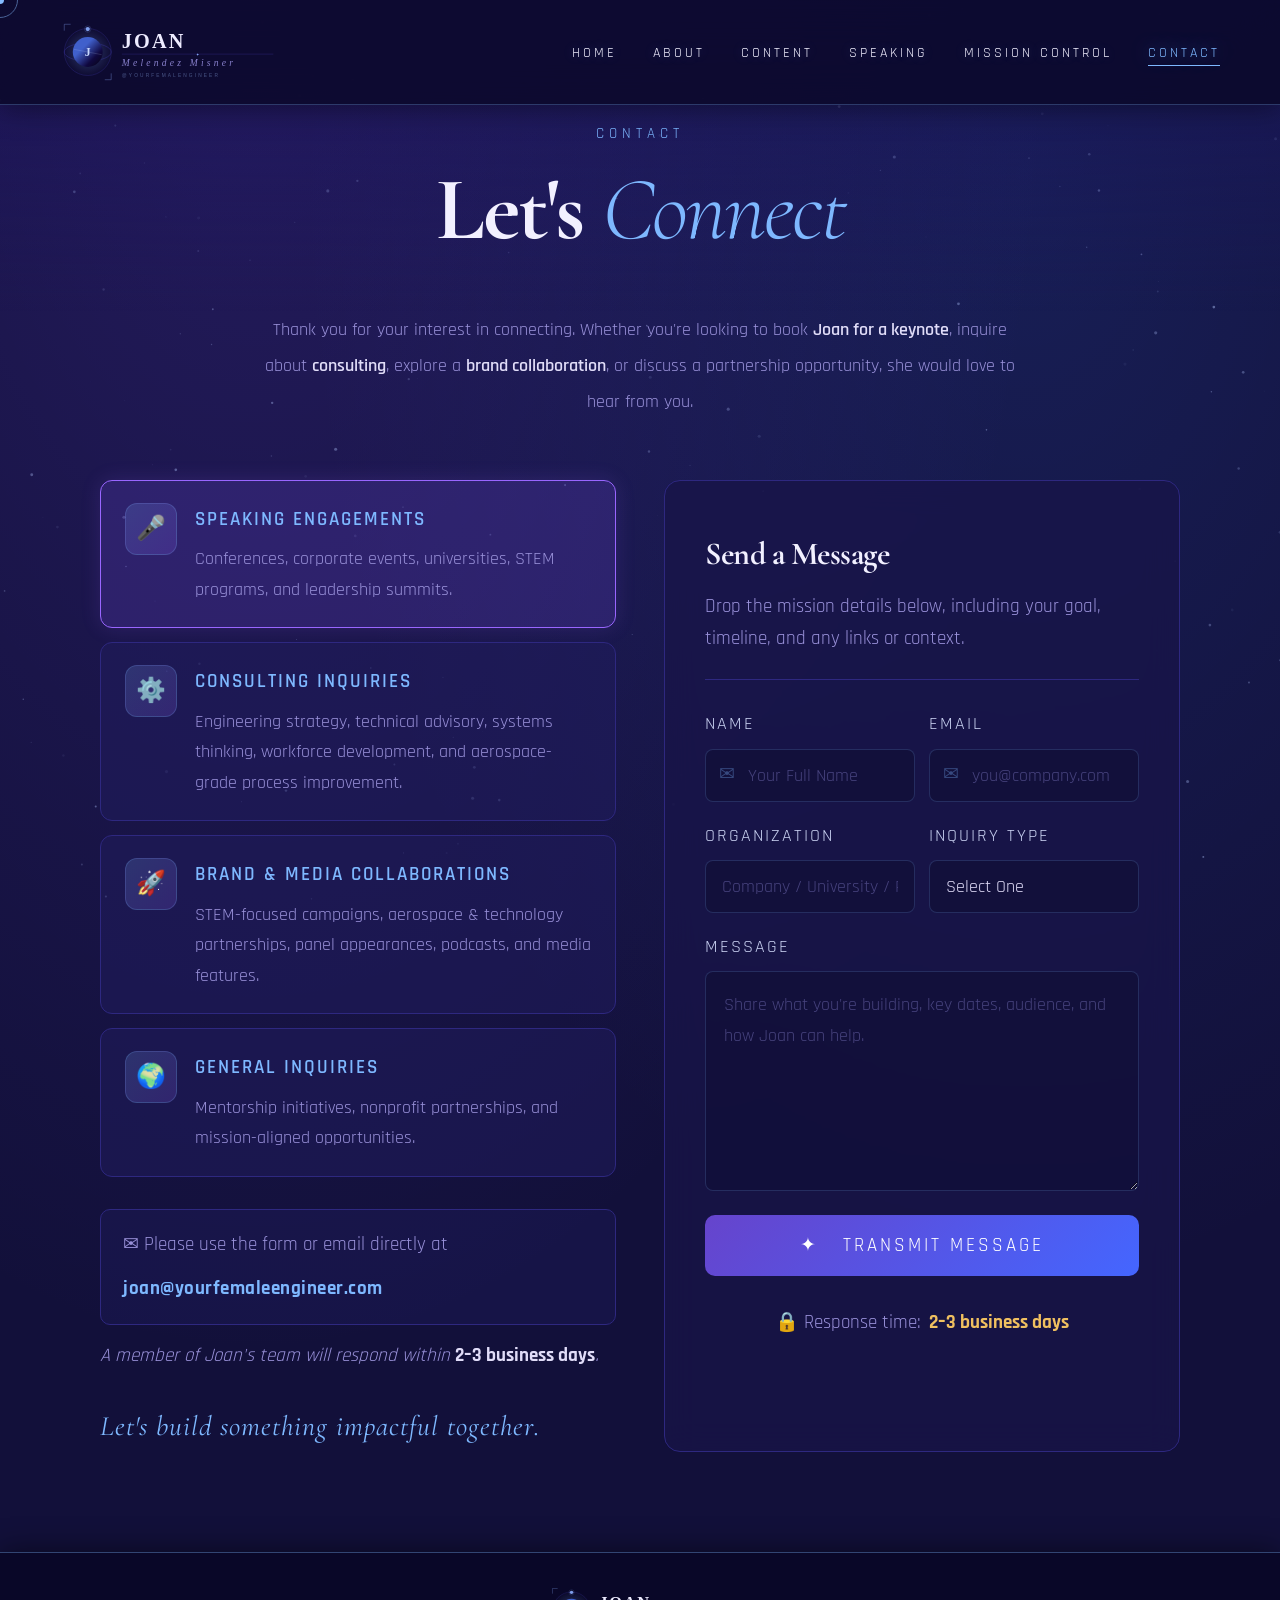
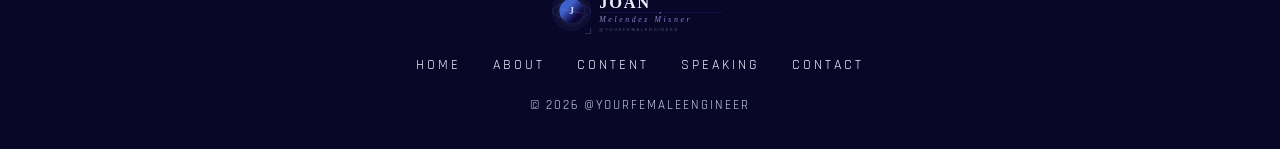
<file: contact.html>
<!DOCTYPE html>
<html lang="en">
<head>
<meta charset="UTF-8">
<meta name="viewport" content="width=device-width, initial-scale=1.0">
<title>Contact — Joan Melendez Misner</title>
<link rel="stylesheet" href="style.css">
<style>
.contact-page{padding:0 60px 100px;max-width:1200px;margin:0 auto;position:relative;z-index:1;}

.contact-intro{text-align:center;max-width:760px;margin:0 auto 60px;}
.contact-intro p{font-size:18px;line-height:2;color:var(--soft);}
.contact-intro p strong{color:var(--text);font-weight:600;}

.contact-main{display:grid;grid-template-columns:1fr 1fr;gap:48px;align-items:stretch;}

/* LEFT */
.inquiry-types-list{display:flex;flex-direction:column;gap:14px;margin-bottom:32px;}
.inquiry-block{
  display:flex;align-items:flex-start;gap:18px;padding:22px 24px;
  background:rgba(32,28,94,0.5);border:1px solid var(--border);
  border-radius:12px;transition:border-color .3s,background .3s;cursor:pointer;
}
.inquiry-block:hover{border-color:var(--accent);background:rgba(45,40,128,0.55);}
.inquiry-block.selected{border-color:var(--purple);background:rgba(100,70,200,0.25);box-shadow:0 0 20px rgba(153,102,255,0.15);}
.inquiry-icon{
  width:52px;height:52px;border-radius:12px;flex-shrink:0;
  background:linear-gradient(135deg,rgba(126,184,255,0.18),rgba(153,102,255,0.18));
  border:1px solid rgba(126,184,255,0.2);
  display:flex;align-items:center;justify-content:center;font-size:24px;
}
.inquiry-title{font-size:19px;letter-spacing:2px;text-transform:uppercase;color:var(--accent);font-weight:600;margin-bottom:7px;}
.inquiry-desc{font-size:18px;color:var(--soft);line-height:1.7;}

.contact-email-row{
  display:flex;align-items:center;gap:10px;flex-wrap:wrap;
  padding:18px 22px;background:rgba(32,28,94,0.4);
  border:1px solid var(--border);border-radius:10px;
  margin-bottom:14px;font-size:19px;color:var(--soft);
}
.contact-email-row a{color:var(--accent);text-decoration:none;font-weight:700;letter-spacing:.5px;font-size:19px;}
.contact-email-row a:hover{text-decoration:underline;}
.contact-response-note{font-size:19px;color:var(--soft);line-height:1.8;font-style:italic;}
.contact-response-note strong{color:var(--text);font-style:normal;}
.contact-sign{margin-top:28px;font-family:'Cormorant Garamond',serif;font-style:italic;font-size:28px;color:var(--accent);letter-spacing:1px;}

/* RIGHT: form card */
.contact-form-card{background:rgba(24,20,72,0.75);border:1px solid var(--border);border-radius:16px;padding:44px 40px;backdrop-filter:blur(16px);height:100%;display:flex;flex-direction:column;}
.form-card-title{font-family:'Cormorant Garamond',serif;font-size:32px;font-weight:700;color:var(--bright);margin-bottom:8px;letter-spacing:-.5px;}
.form-card-sub{font-size:19px;color:var(--soft);line-height:1.7;margin-bottom:28px;padding-bottom:24px;border-bottom:1px solid var(--border);}
.form-inner{display:flex;flex-direction:column;gap:18px;flex:1;}
.form-row-2{display:grid;grid-template-columns:1fr 1fr;gap:14px;}
.fg{display:flex;flex-direction:column;gap:8px;}
.fl{font-size:18px;letter-spacing:2px;color:var(--silver);text-transform:uppercase;}
.fi,.fs{background:rgba(18,16,58,0.8);border:1px solid rgba(126,184,255,0.18);border-radius:8px;color:var(--text);font-family:'Rajdhani',sans-serif;font-size:18px;padding:14px 16px;outline:none;transition:border-color .3s,background .3s;width:100%;appearance:none;}
.ft{
  background:rgba(18,16,58,0.8);border:1px solid rgba(126,184,255,0.18);
  border-radius:8px;color:var(--text);font-family:'Rajdhani',sans-serif;
  font-size:18px;padding:18px 18px;outline:none;transition:border-color .3s,background .3s;width:100%;appearance:none;flex:1;min-height:220px;}
.fi::placeholder,.ft::placeholder{color:rgba(136,128,204,0.45);}
.fi:focus,.fs:focus,.ft:focus{border-color:var(--accent);background:rgba(25,22,78,0.95);}
.ft{resize:vertical;min-height:220px;line-height:1.7;}
.fs option{background:#1a1650;}
.fi-wrap{position:relative;}
.fi-wrap .fi-icon{position:absolute;left:14px;top:50%;transform:translateY(-50%);font-size:19px;color:rgba(126,184,255,0.35);pointer-events:none;}
.fi-wrap .fi{padding-left:42px;}

.btn-transmit{
  width:100%;padding:18px;background:linear-gradient(135deg,#6644cc,#4466ff);
  border:none;border-radius:10px;color:#fff;font-family:'Rajdhani',sans-serif;
  font-size:19px;letter-spacing:3px;text-transform:uppercase;cursor:pointer;
  transition:opacity .25s,transform .2s;display:flex;align-items:center;justify-content:center;gap:10px;margin-top:6px;
}
.btn-transmit:hover{opacity:.88;transform:translateY(-2px);}
.response-badge{display:flex;align-items:center;justify-content:center;gap:8px;margin-top:12px;font-size:19px;color:var(--soft);}
.response-badge strong{color:var(--gold);}

@media(max-width:900px){
  .contact-page{padding:0 24px 80px;}
  .contact-main{grid-template-columns:1fr;}
  .form-row-2{grid-template-columns:1fr;}
}
</style>
</head>
<body>
<div class="cursor" id="cursor"></div>
<div class="cursor-ring" id="cursorRing"></div>
<canvas id="starfield"></canvas>

<nav id="nav">
  <a href="index.html" class="nav-logo"><img src="logo.svg" alt="YourFemaleEngineer" class="nav-logo-img"></a>
  <ul class="nav-links">
    
    <li><a href="index.html">Home</a></li>
    <li><a href="about.html">About</a></li>
    <li><a href="content.html">Content</a></li>
    <li><a href="speaking.html">Speaking</a></li>
    <li><a href="mission-control.html">Mission Control</a></li>
    <li><a href="contact.html" class="active">Contact</a></li>
  </ul>
  <button class="nav-hamburger" id="navHamburger" aria-label="Menu"><span></span><span></span><span></span></button>
</nav>

<div class="page-header" style="text-align:center;">
  <div class="page-eyebrow" style="justify-content:center;">Contact</div>
  <h1 class="page-title">Let's <em>Connect</em></h1>
</div>

<div class="contact-page">

  <div class="contact-intro reveal">
    <p>Thank you for your interest in connecting. Whether you're looking to book <strong>Joan for a keynote</strong>, inquire about <strong>consulting</strong>, explore a <strong>brand collaboration</strong>, or discuss a partnership opportunity, she would love to hear from you.</p>
  </div>

  <div class="contact-main">

    <!-- LEFT -->
    <div class="reveal">
      <div class="inquiry-types-list">

        <div class="inquiry-block selected" onclick="selectInquiry(this,'Speaking Engagement')">
          <div class="inquiry-icon">🎤</div>
          <div>
            <div class="inquiry-title">Speaking Engagements</div>
            <div class="inquiry-desc">Conferences, corporate events, universities, STEM programs, and leadership summits.</div>
          </div>
        </div>

        <div class="inquiry-block" onclick="selectInquiry(this,'Consulting')">
          <div class="inquiry-icon">⚙️</div>
          <div>
            <div class="inquiry-title">Consulting Inquiries</div>
            <div class="inquiry-desc">Engineering strategy, technical advisory, systems thinking, workforce development, and aerospace-grade process improvement.</div>
          </div>
        </div>

        <div class="inquiry-block" onclick="selectInquiry(this,'Brand & Media')">
          <div class="inquiry-icon">🚀</div>
          <div>
            <div class="inquiry-title">Brand & Media Collaborations</div>
            <div class="inquiry-desc">STEM-focused campaigns, aerospace & technology partnerships, panel appearances, podcasts, and media features.</div>
          </div>
        </div>

        <div class="inquiry-block" onclick="selectInquiry(this,'General')">
          <div class="inquiry-icon">🌍</div>
          <div>
            <div class="inquiry-title">General Inquiries</div>
            <div class="inquiry-desc">Mentorship initiatives, nonprofit partnerships, and mission-aligned opportunities.</div>
          </div>
        </div>

      </div>

      <div class="contact-email-row">
        ✉ Please use the form or email directly at
        <a href="mailto:joan@yourfemaleengineer.com">joan@yourfemaleengineer.com</a>
      </div>

      <div class="contact-response-note">
        A member of Joan's team will respond within <strong>2–3 business days</strong>.
      </div>

      <div class="contact-sign">Let's build something impactful together.</div>
    </div>

    <!-- RIGHT: Form -->
    <div class="contact-form-card reveal" style="transition-delay:.15s;">
      <div class="form-card-title">Send a Message</div>
      <div class="form-card-sub">Drop the mission details below, including your goal, timeline, and any links or context.</div>

      <div class="form-inner">
        <div class="form-row-2">
          <div class="fg">
            <label class="fl">Name</label>
            <div class="fi-wrap">
              <span class="fi-icon">✉</span>
              <input type="text" class="fi" placeholder="Your Full Name">
            </div>
          </div>
          <div class="fg">
            <label class="fl">Email</label>
            <div class="fi-wrap">
              <span class="fi-icon">✉</span>
              <input type="email" class="fi" placeholder="you@company.com">
            </div>
          </div>
        </div>

        <div class="form-row-2">
          <div class="fg">
            <label class="fl">Organization</label>
            <input type="text" class="fi" placeholder="Company / University / Program">
          </div>
          <div class="fg">
            <label class="fl">Inquiry Type</label>
            <select class="fs" id="inquirySelect">
              <option value="">Select One</option>
              <option>Speaking Engagement</option>
              <option>Consulting</option>
              <option>Brand & Media Collaboration</option>
              <option>General Inquiry</option>
            </select>
          </div>
        </div>

        <div class="fg">
          <label class="fl">Message</label>
          <textarea class="ft" placeholder="Share what you're building, key dates, audience, and how Joan can help."></textarea>
        </div>

        <button class="btn-transmit" type="button">
          ✦ &nbsp; TRANSMIT MESSAGE
        </button>

        <div class="response-badge">
          🔒 Response time: <strong>2–3 business days</strong>
        </div>
      </div>
    </div>

  </div>
</div>

<footer>
  <img src="logo.svg" alt="YourFemaleEngineer" class="footer-logo-img">
  <div class="footer-links">
    <a href="index.html">Home</a>
    <a href="about.html">About</a>
    <a href="content.html">Content</a>
    <a href="speaking.html">Speaking</a>
    <a href="contact.html">Contact</a>
  </div>
  <div class="footer-copy">© 2026 @YourFemaleEngineer</div>
</footer>

<script src="shared.js"></script>
<script>
function selectInquiry(el, type) {
  document.querySelectorAll('.inquiry-block').forEach(b => b.classList.remove('selected'));
  el.classList.add('selected');
  const sel = document.getElementById('inquirySelect');
  if (sel) sel.value = type;
}
</script>
</body>
</html>
</file>
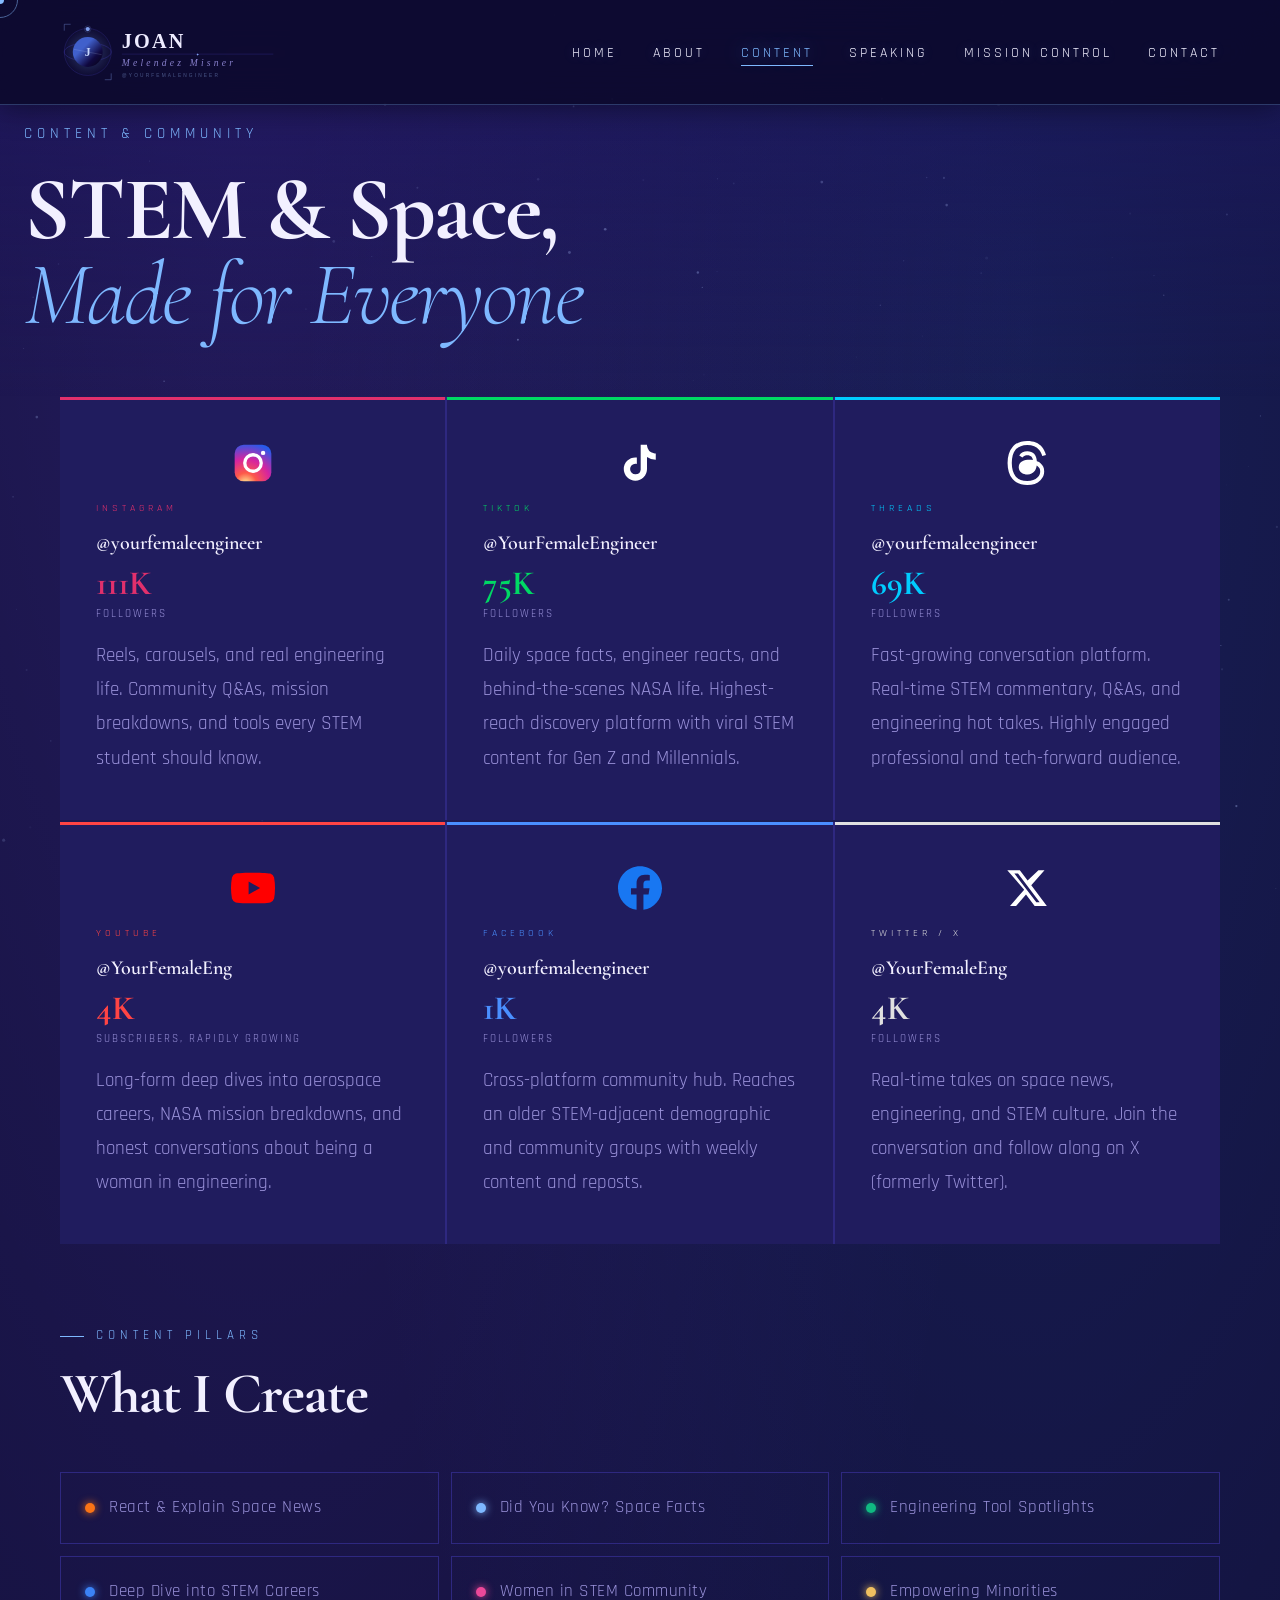
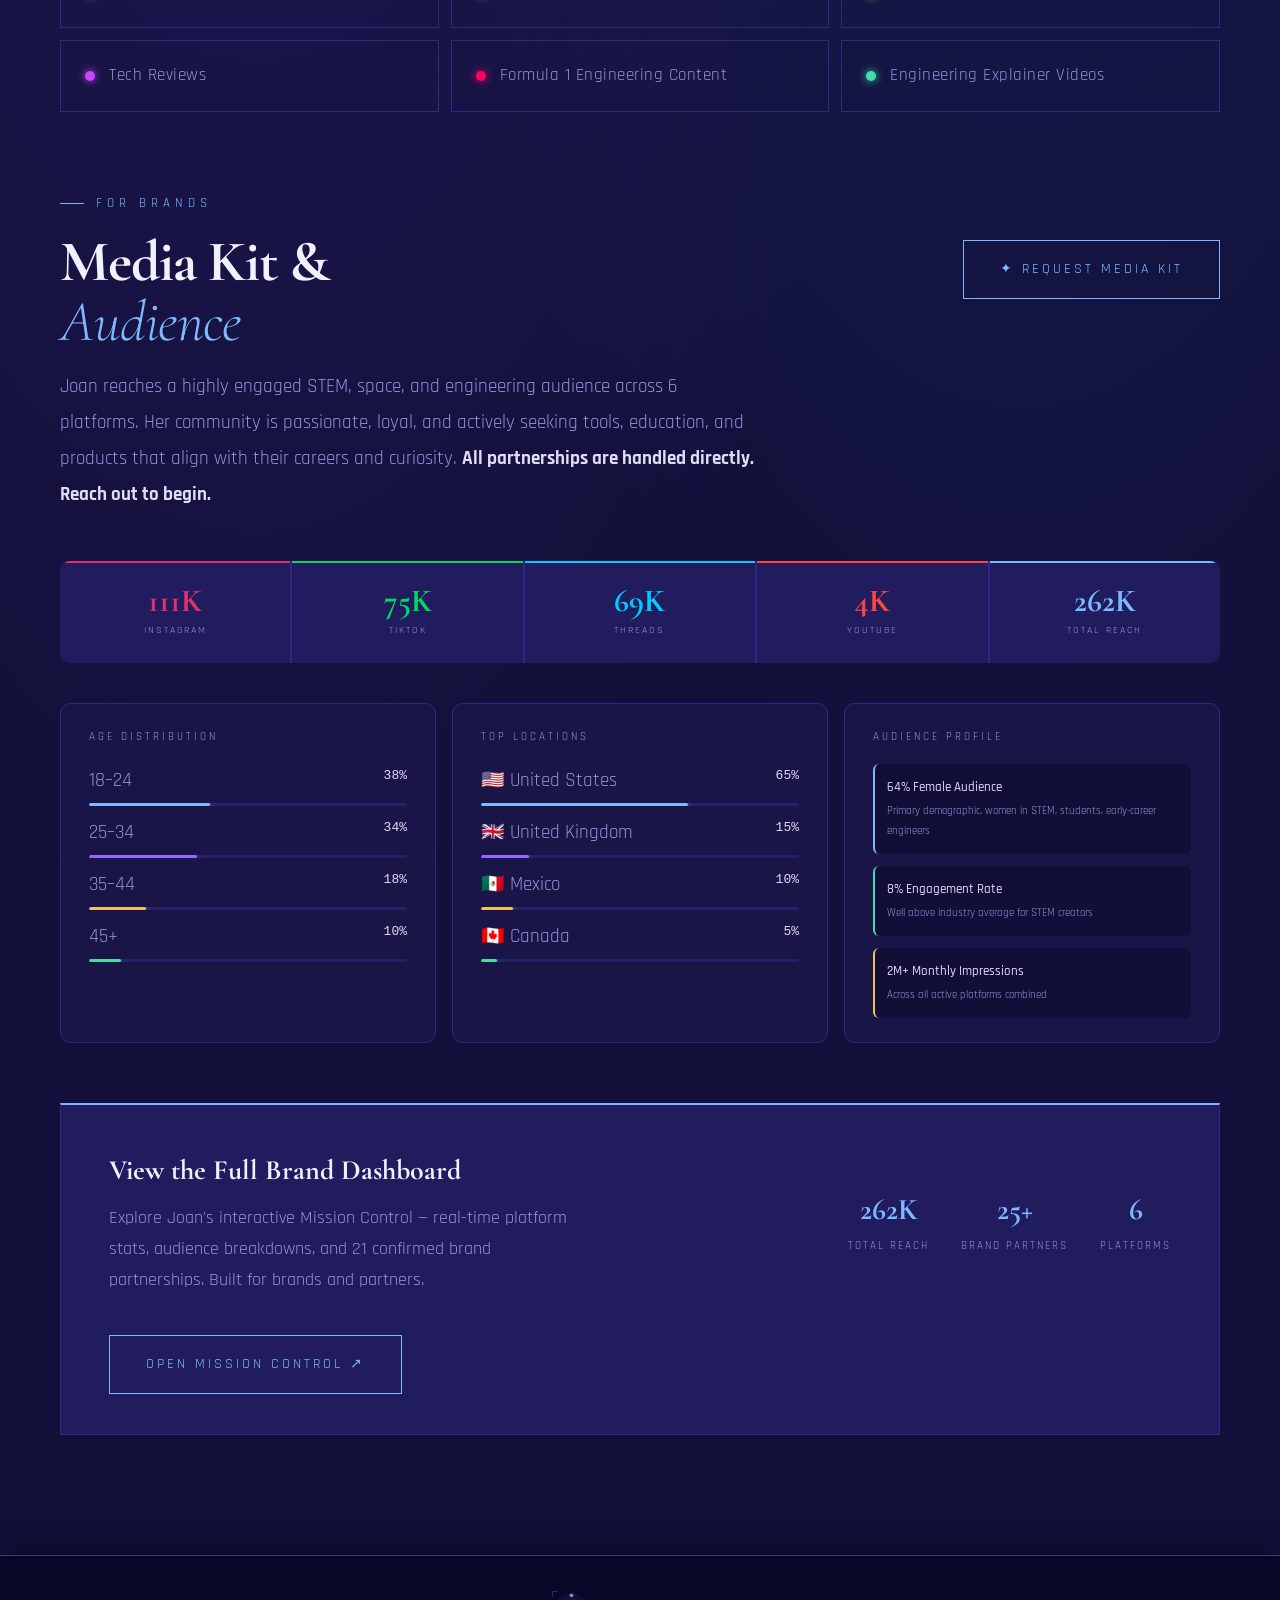
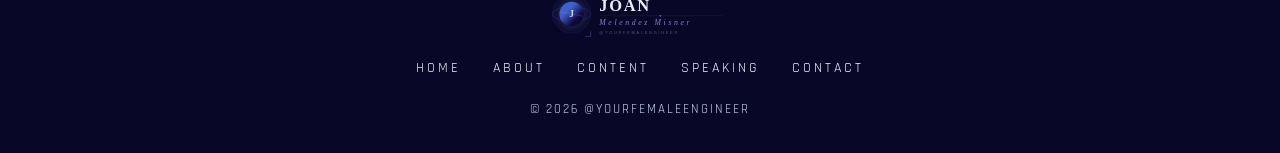
<file: content.html>
<!DOCTYPE html>
<html lang="en">
<head>
<meta charset="UTF-8">
<meta name="viewport" content="width=device-width, initial-scale=1.0">
<title>Content — Joan Melendez Misner</title>
<link rel="stylesheet" href="style.css">
<style>
.content-wrap{padding:0 60px 120px;max-width:1300px;margin:0 auto;position:relative;z-index:1;}

/* Platform grids */
.platforms-grid{display:grid;grid-template-columns:repeat(3,1fr);gap:2px;background:var(--border);margin-bottom:2px;}
.platforms-row2{display:grid;grid-template-columns:repeat(3,1fr);gap:2px;background:var(--border);}
.platform-card{
  background:var(--card);padding:44px 36px;position:relative;
  overflow:hidden;transition:background .3s;text-decoration:none;color:inherit;display:block;
}
.platform-card:hover{background:rgba(45,40,128,0.7);}
.platform-card::before{content:'';position:absolute;top:0;left:0;right:0;height:3px;background:var(--p-color);}
.platform-card::after{content:'↗ Visit';position:absolute;bottom:28px;right:28px;font-size:11px;letter-spacing:2px;color:var(--p-color);text-transform:uppercase;opacity:0;transition:opacity .3s;}
.platform-card:hover::after{opacity:1;}
.platform-icon{font-size:30px;margin-bottom:14px;display:flex;align-items:center;justify-content:center;min-height:44px;}
.platform-name{font-size:10px;letter-spacing:4px;color:var(--p-color);text-transform:uppercase;margin-bottom:8px;}
.platform-handle{font-family:'Cormorant Garamond',serif;font-size:20px;font-weight:600;color:var(--bright);margin-bottom:6px;}
.platform-followers{font-family:'Cormorant Garamond',serif;font-size:34px;font-weight:700;color:var(--p-color);line-height:1;margin-bottom:4px;}
.platform-flabel{font-size:11px;letter-spacing:2px;color:var(--soft);margin-bottom:14px;}
.platform-desc{font-size:19px;color:var(--soft);line-height:1.8;}

/* Pillars */
.pillars-section{margin-top:80px;}
.pillars-grid{display:grid;grid-template-columns:repeat(3,1fr);gap:12px;}
.pillar-chip{
  background:transparent;border:1px solid var(--border);
  padding:22px 24px;display:flex;align-items:center;gap:14px;
  transition:border-color .3s;
  min-height:72px; /* equal height */
}
.pillar-chip:hover{border-color:var(--accent);}
.pillar-dot{width:10px;height:10px;border-radius:50%;background:var(--pi-color);flex-shrink:0;box-shadow:0 0 8px var(--pi-color);}
.pillar-text{font-size:17px;color:var(--soft);letter-spacing:.5px;line-height:1.4;}

/* ── MEDIA KIT SECTION ── */
.mediakit-section{margin-top:80px;}
.mediakit-intro{font-size:19px;color:var(--soft);line-height:1.9;max-width:700px;margin-bottom:48px;}
.mediakit-intro strong{color:var(--text);}

/* Audience stats */
.mk-stats-row{display:grid;grid-template-columns:repeat(5,1fr);gap:2px;background:var(--border);margin-bottom:40px;border-radius:10px;overflow:hidden;}
.mk-stat{background:var(--card);padding:24px 16px;text-align:center;position:relative;}
.mk-stat::before{content:'';position:absolute;top:0;left:0;right:0;height:2px;background:var(--s-color,var(--accent));}
.mk-stat-num{font-family:'Cormorant Garamond',serif;font-size:32px;font-weight:700;color:var(--s-color,var(--accent));line-height:1;margin-bottom:4px;}
.mk-stat-label{font-size:10px;letter-spacing:2px;color:var(--soft);text-transform:uppercase;}

/* Audience bars */
.mk-audience-grid{display:grid;grid-template-columns:1fr 1fr 1fr;gap:16px;margin-bottom:40px;}
.mk-aud-card{background:rgba(30,26,80,0.6);border:1px solid var(--border);border-radius:10px;padding:24px 28px;}
.mk-aud-label{font-size:11px;letter-spacing:3px;color:var(--soft);text-transform:uppercase;margin-bottom:16px;}
.mk-bar-row{margin-bottom:10px;}
.mk-bar-head{display:flex;justify-content:space-between;margin-bottom:5px;font-size:19px;color:var(--soft);}
.mk-bar-head span:last-child{color:var(--text);font-family:monospace;font-size:13px;}
.mk-track{height:3px;background:rgba(45,40,128,0.6);border-radius:2px;overflow:hidden;}
.mk-fill{height:100%;border-radius:2px;}

/* Rates */
.rates-grid{display:grid;grid-template-columns:repeat(3,1fr);gap:2px;background:var(--border);border-radius:10px;overflow:hidden;margin-bottom:20px;}
.rate-card{background:var(--card);padding:36px 28px;position:relative;}
.rate-card.featured{background:rgba(30,24,80,0.95);}
.rate-card.featured::before{content:'MOST POPULAR';position:absolute;top:14px;right:14px;font-size:10px;letter-spacing:2px;color:var(--gold);border:1px solid var(--gold);padding:3px 8px;border-radius:3px;}
.rate-platform{font-size:10px;letter-spacing:3px;color:var(--soft);text-transform:uppercase;margin-bottom:6px;}
.rate-type{font-size:19px;font-weight:600;color:var(--bright);margin-bottom:18px;}
.rate-price{font-family:'Cormorant Garamond',serif;font-size:44px;font-weight:900;color:var(--accent);margin-bottom:4px;line-height:1;}
.rate-note{font-size:13px;color:var(--soft);margin-bottom:20px;}
.rate-list{list-style:none;display:flex;flex-direction:column;gap:8px;}
.rate-list li{font-size:18px;color:var(--soft);padding:6px 0;border-bottom:1px solid var(--border);display:flex;align-items:flex-start;gap:8px;line-height:1.5;}
.rate-list li::before{content:'→';color:var(--accent);font-size:13px;flex-shrink:0;margin-top:1px;}
.rate-addon{background:rgba(240,192,96,0.08);border:1px solid rgba(240,192,96,0.25);border-radius:8px;padding:16px 20px;font-size:18px;color:var(--gold);text-align:center;font-style:italic;margin-bottom:32px;}

/* MC teaser */
.mc-teaser{margin-top:60px;background:var(--card);border:1px solid var(--border);border-top:2px solid var(--accent);padding:40px 48px;display:flex;align-items:center;justify-content:space-between;gap:40px;flex-wrap:wrap;}
.mc-teaser-text h3{font-family:'Cormorant Garamond',serif;font-size:28px;font-weight:700;color:var(--bright);margin-bottom:8px;}
.mc-teaser-text p{font-size:18px;color:var(--soft);line-height:1.7;max-width:480px;}
.mc-teaser-stats{display:flex;gap:32px;flex-wrap:wrap;}
.mc-ts{text-align:center;}
.mc-ts-num{font-family:'Cormorant Garamond',serif;font-size:30px;font-weight:700;color:var(--accent);}
.mc-ts-label{font-size:11px;letter-spacing:2px;color:var(--soft);text-transform:uppercase;}

@media(max-width:900px){
  .content-wrap{padding:0 24px 80px;}
  .platforms-grid,.platforms-row2{grid-template-columns:1fr;}
  .pillars-grid{grid-template-columns:1fr 1fr;}
  .mk-stats-row{grid-template-columns:repeat(3,1fr);}
  .mk-audience-grid{grid-template-columns:1fr;}
  .rates-grid{grid-template-columns:1fr;}
  .mc-teaser{flex-direction:column;}
}
</style>
</head>
<body>
<div class="cursor" id="cursor"></div>
<div class="cursor-ring" id="cursorRing"></div>
<canvas id="starfield"></canvas>

<nav id="nav">
  <a href="index.html" class="nav-logo"><img src="logo.svg" alt="YourFemaleEngineer" class="nav-logo-img"></a>
  <ul class="nav-links">
    
    <li><a href="index.html">Home</a></li>
    <li><a href="about.html">About</a></li>
    <li><a href="content.html" class="active">Content</a></li>
    <li><a href="speaking.html">Speaking</a></li>
    <li><a href="mission-control.html">Mission Control</a></li>
    <li><a href="contact.html">Contact</a></li>
  </ul>
  <button class="nav-hamburger" id="navHamburger" aria-label="Menu"><span></span><span></span><span></span></button>
</nav>

<div class="page-header">
  <div class="page-eyebrow">Content & Community</div>
  <h1 class="page-title">STEM & Space,<br><em>Made for Everyone</em></h1>
</div>

<div class="content-wrap">

  <!-- Top 3 platforms -->
  <div class="platforms-grid reveal">
    <a class="platform-card" href="https://www.instagram.com/yourfemaleengineer/" target="_blank" rel="noopener" style="--p-color:#e1306c;">
      <span class="platform-icon"><svg width="44" height="44" viewBox="0 0 24 24" fill="none"><rect x="2" y="2" width="20" height="20" rx="5" ry="5" fill="url(#ig-grad)"/><circle cx="12" cy="12" r="4.5" stroke="white" stroke-width="1.8" fill="none"/><circle cx="17.5" cy="6.5" r="1.2" fill="white"/><defs><radialGradient id="ig-grad" cx="30%" cy="107%" r="150%"><stop offset="0%" stop-color="#fdf497"/><stop offset="20%" stop-color="#fd5949"/><stop offset="45%" stop-color="#d6249f"/><stop offset="75%" stop-color="#285AEB"/></radialGradient></defs></svg></span>
      <div class="platform-name">Instagram</div>
      <div class="platform-handle">@yourfemaleengineer</div>
      <div class="platform-followers">111K</div>
      <div class="platform-flabel">FOLLOWERS</div>
      <div class="platform-desc">Reels, carousels, and real engineering life. Community Q&As, mission breakdowns, and tools every STEM student should know.</div>
    </a>
    <a class="platform-card" href="https://www.tiktok.com/@YourFemaleEngineer" target="_blank" rel="noopener" style="--p-color:#00d964;">
      <span class="platform-icon"><svg width="44" height="44" viewBox="0 0 24 24" fill="white"><path d="M19.59 6.69a4.83 4.83 0 0 1-3.77-4.25V2h-3.45v13.67a2.89 2.89 0 0 1-2.88 2.5 2.89 2.89 0 0 1-2.89-2.89 2.89 2.89 0 0 1 2.89-2.89c.28 0 .54.04.79.1V9.01a6.33 6.33 0 0 0-.79-.05 6.34 6.34 0 0 0-6.34 6.34 6.34 6.34 0 0 0 6.34 6.34 6.34 6.34 0 0 0 6.33-6.34V8.73a8.18 8.18 0 0 0 4.78 1.52V6.8a4.85 4.85 0 0 1-1.01-.11z"/></svg></span>
      <div class="platform-name">TikTok</div>
      <div class="platform-handle">@YourFemaleEngineer</div>
      <div class="platform-followers">75K</div>
      <div class="platform-flabel">FOLLOWERS</div>
      <div class="platform-desc">Daily space facts, engineer reacts, and behind-the-scenes NASA life. Highest-reach discovery platform with viral STEM content for Gen Z and Millennials.</div>
    </a>
    <a class="platform-card" href="https://www.threads.com/@yourfemaleengineer" target="_blank" rel="noopener" style="--p-color:#00ccff;">
      <span class="platform-icon"><svg width="44" height="44" viewBox="0 0 192 192" fill="white"><path d="M141.537 88.988a66.667 66.667 0 0 0-2.518-1.143c-1.482-27.307-16.403-42.94-41.457-43.1h-.34c-14.986 0-27.449 6.396-35.12 18.036l13.779 9.452c5.73-8.695 14.724-10.548 21.348-10.548h.23c8.249.053 14.474 2.452 18.502 7.13 2.932 3.405 4.893 8.111 5.864 14.05-7.314-1.243-15.224-1.626-23.68-1.14-23.82 1.371-39.134 15.264-38.105 34.568.522 9.792 5.4 18.216 13.735 23.719 7.047 4.652 16.124 6.927 25.557 6.412 12.458-.683 22.231-5.436 29.049-14.127 5.178-6.6 8.453-15.153 9.899-25.93 5.937 3.583 10.337 8.298 12.767 13.966 4.132 9.635 4.373 25.468-8.546 38.376-11.319 11.308-24.925 16.2-45.488 16.351-22.809-.169-40.06-7.484-51.275-21.741C35.236 139.966 29.808 120.682 29.605 96c.203-24.682 5.63-43.966 16.133-57.317C57.053 24.425 74.303 17.11 97.113 16.94c22.95.17 40.526 7.52 52.262 21.85 5.765 7.016 10.173 15.88 13.166 26.21l16.323-4.325c-3.7-13.563-9.508-25.244-17.34-34.78C147.387 9.028 125.199-.007 97.213.0h-.12C69.174 0 47.319 9.061 32.195 26.943 18.529 43.162 11.424 66.04 11.198 95.84l-.002.16.002.16c.226 29.8 7.33 52.678 21 68.898C47.319 182.94 69.174 192 97.093 192h.12c24.964-.018 42.96-6.72 57.502-21.25 19.269-19.256 18.664-43.371 12.315-58.132-4.535-10.573-13.194-19.213-25.493-24.63z"/></svg></span>
      <div class="platform-name">Threads</div>
      <div class="platform-handle">@yourfemaleengineer</div>
      <div class="platform-followers">69K</div>
      <div class="platform-flabel">FOLLOWERS</div>
      <div class="platform-desc">Fast-growing conversation platform. Real-time STEM commentary, Q&As, and engineering hot takes. Highly engaged professional and tech-forward audience.</div>
    </a>
  </div>

  <!-- Bottom 3 platforms -->
  <div class="platforms-row2 reveal" style="transition-delay:.1s;">
    <a class="platform-card" href="https://www.youtube.com/@YourFemaleEng" target="_blank" rel="noopener" style="--p-color:#ff4444;">
      <span class="platform-icon"><svg width="44" height="44" viewBox="0 0 24 24"><path fill="#FF0000" d="M23.495 6.205a3.007 3.007 0 0 0-2.088-2.088c-1.87-.501-9.396-.501-9.396-.501s-7.507-.01-9.396.501A3.007 3.007 0 0 0 .527 6.205a31.247 31.247 0 0 0-.522 5.805 31.247 31.247 0 0 0 .522 5.783 3.007 3.007 0 0 0 2.088 2.088c1.868.502 9.396.502 9.396.502s7.506 0 9.396-.502a3.007 3.007 0 0 0 2.088-2.088 31.247 31.247 0 0 0 .5-5.783 31.247 31.247 0 0 0-.5-5.805zM9.609 15.601V8.408l6.264 3.602z"/></svg></span>
      <div class="platform-name">YouTube</div>
      <div class="platform-handle">@YourFemaleEng</div>
      <div class="platform-followers">4K</div>
      <div class="platform-flabel">SUBSCRIBERS, RAPIDLY GROWING</div>
      <div class="platform-desc">Long-form deep dives into aerospace careers, NASA mission breakdowns, and honest conversations about being a woman in engineering.</div>
    </a>
    <a class="platform-card" href="https://www.facebook.com/yourfemaleengineer/" target="_blank" rel="noopener" style="--p-color:#4a8fff;">
      <span class="platform-icon"><svg width="44" height="44" viewBox="0 0 24 24"><path fill="#1877F2" d="M24 12.073c0-6.627-5.373-12-12-12s-12 5.373-12 12c0 5.99 4.388 10.954 10.125 11.854v-8.385H7.078v-3.47h3.047V9.43c0-3.007 1.792-4.669 4.533-4.669 1.312 0 2.686.235 2.686.235v2.953H15.83c-1.491 0-1.956.925-1.956 1.874v2.25h3.328l-.532 3.47h-2.796v8.385C19.612 23.027 24 18.062 24 12.073z"/></svg></span>
      <div class="platform-name">Facebook</div>
      <div class="platform-handle">@yourfemaleengineer</div>
      <div class="platform-followers">1K</div>
      <div class="platform-flabel">FOLLOWERS</div>
      <div class="platform-desc">Cross-platform community hub. Reaches an older STEM-adjacent demographic and community groups with weekly content and reposts.</div>
    </a>
    <a class="platform-card" href="https://x.com/YourFemaleEng" target="_blank" rel="noopener" style="--p-color:#e0e0e0;">
      <span class="platform-icon"><svg width="44" height="44" viewBox="0 0 24 24"><path fill="white" d="M18.244 2.25h3.308l-7.227 8.26 8.502 11.24H16.17l-4.714-6.231-5.401 6.231H2.744l7.73-8.835L1.254 2.25H8.08l4.253 5.622zm-1.161 17.52h1.833L7.084 4.126H5.117z"/></svg></span>
      <div class="platform-name">Twitter / X</div>
      <div class="platform-handle">@YourFemaleEng</div>
      <div class="platform-followers">4K</div>
      <div class="platform-flabel">FOLLOWERS</div>
      <div class="platform-desc">Real-time takes on space news, engineering, and STEM culture. Join the conversation and follow along on X (formerly Twitter).</div>
    </a>
  </div>

  <!-- Content Pillars -->
  <div class="pillars-section reveal">
    <div class="section-label">Content Pillars</div>
    <h2 class="section-title">What I Create</h2>
    <div class="pillars-grid">
      <div class="pillar-chip"><div class="pillar-dot" style="--pi-color:#f97316;"></div><span class="pillar-text">React &amp; Explain Space News</span></div>
      <div class="pillar-chip"><div class="pillar-dot" style="--pi-color:var(--accent);"></div><span class="pillar-text">Did You Know? Space Facts</span></div>
      <div class="pillar-chip"><div class="pillar-dot" style="--pi-color:#10b981;"></div><span class="pillar-text">Engineering Tool Spotlights</span></div>
      <div class="pillar-chip"><div class="pillar-dot" style="--pi-color:#3b82f6;"></div><span class="pillar-text">Deep Dive into STEM Careers</span></div>
      <div class="pillar-chip"><div class="pillar-dot" style="--pi-color:#ec4899;"></div><span class="pillar-text">Women in STEM Community</span></div>
      <div class="pillar-chip"><div class="pillar-dot" style="--pi-color:#f0c060;"></div><span class="pillar-text">Empowering Minorities</span></div>
      <div class="pillar-chip"><div class="pillar-dot" style="--pi-color:#cc44ff;"></div><span class="pillar-text">Tech Reviews</span></div>
      <div class="pillar-chip"><div class="pillar-dot" style="--pi-color:#ff0060;"></div><span class="pillar-text">Formula 1 Engineering Content</span></div>
      <div class="pillar-chip"><div class="pillar-dot" style="--pi-color:#44ddaa;"></div><span class="pillar-text">Engineering Explainer Videos</span></div>
    </div>
  </div>

  <!-- ── MEDIA KIT ── -->
  <div class="mediakit-section reveal">
    <div class="section-label">For Brands</div>
    <div style="display:flex;align-items:flex-start;justify-content:space-between;flex-wrap:wrap;gap:20px;margin-bottom:16px;">
      <h2 class="section-title" style="margin-bottom:0;">Media Kit &<br><em>Audience</em></h2>
      <a href="contact.html" class="btn-primary" style="flex-shrink:0;margin-top:8px;display:flex;align-items:center;gap:8px;">
        ✦ Request Media Kit
      </a>
    </div>
    <p class="mediakit-intro">Joan reaches a highly engaged STEM, space, and engineering audience across 6 platforms. Her community is passionate, loyal, and actively seeking tools, education, and products that align with their careers and curiosity. <strong>All partnerships are handled directly. Reach out to begin.</strong></p>

    <!-- Audience stats -->
    <div class="mk-stats-row">
      <div class="mk-stat" style="--s-color:#e1306c;">
        <div class="mk-stat-num">111K</div>
        <div class="mk-stat-label">Instagram</div>
      </div>
      <div class="mk-stat" style="--s-color:#00d964;">
        <div class="mk-stat-num">75K</div>
        <div class="mk-stat-label">TikTok</div>
      </div>
      <div class="mk-stat" style="--s-color:#00ccff;">
        <div class="mk-stat-num">69K</div>
        <div class="mk-stat-label">Threads</div>
      </div>
      <div class="mk-stat" style="--s-color:#ff4444;">
        <div class="mk-stat-num">4K</div>
        <div class="mk-stat-label">YouTube</div>
      </div>
      <div class="mk-stat" style="--s-color:var(--accent);">
        <div class="mk-stat-num">262K</div>
        <div class="mk-stat-label">Total Reach</div>
      </div>
    </div>

    <!-- Audience breakdown -->
    <div class="mk-audience-grid">
      <div class="mk-aud-card">
        <div class="mk-aud-label">Age Distribution</div>
        <div class="mk-bar-row"><div class="mk-bar-head"><span>18–24</span><span>38%</span></div><div class="mk-track"><div class="mk-fill" style="width:38%;background:var(--accent);box-shadow:0 0 6px var(--accent);"></div></div></div>
        <div class="mk-bar-row"><div class="mk-bar-head"><span>25–34</span><span>34%</span></div><div class="mk-track"><div class="mk-fill" style="width:34%;background:#9966ff;box-shadow:0 0 6px #9966ff;"></div></div></div>
        <div class="mk-bar-row"><div class="mk-bar-head"><span>35–44</span><span>18%</span></div><div class="mk-track"><div class="mk-fill" style="width:18%;background:#f0c060;box-shadow:0 0 6px #f0c060;"></div></div></div>
        <div class="mk-bar-row"><div class="mk-bar-head"><span>45+</span><span>10%</span></div><div class="mk-track"><div class="mk-fill" style="width:10%;background:#44ddaa;box-shadow:0 0 6px #44ddaa;"></div></div></div>
      </div>
      <div class="mk-aud-card">
        <div class="mk-aud-label">Top Locations</div>
        <div class="mk-bar-row"><div class="mk-bar-head"><span>🇺🇸 United States</span><span>65%</span></div><div class="mk-track"><div class="mk-fill" style="width:65%;background:var(--accent);box-shadow:0 0 6px var(--accent);"></div></div></div>
        <div class="mk-bar-row"><div class="mk-bar-head"><span>🇬🇧 United Kingdom</span><span>15%</span></div><div class="mk-track"><div class="mk-fill" style="width:15%;background:#9966ff;box-shadow:0 0 6px #9966ff;"></div></div></div>
        <div class="mk-bar-row"><div class="mk-bar-head"><span>🇲🇽 Mexico</span><span>10%</span></div><div class="mk-track"><div class="mk-fill" style="width:10%;background:#f0c060;box-shadow:0 0 6px #f0c060;"></div></div></div>
        <div class="mk-bar-row"><div class="mk-bar-head"><span>🇨🇦 Canada</span><span>5%</span></div><div class="mk-track"><div class="mk-fill" style="width:5%;background:#44ddaa;box-shadow:0 0 6px #44ddaa;"></div></div></div>
      </div>
      <div class="mk-aud-card">
        <div class="mk-aud-label">Audience Profile</div>
        <div style="display:flex;flex-direction:column;gap:12px;margin-top:4px;">
          <div style="padding:12px;background:rgba(10,8,40,0.5);border-radius:6px;border-left:2px solid var(--accent);">
            <div style="font-size:13px;color:var(--text);font-weight:500;margin-bottom:3px;">64% Female Audience</div>
            <div style="font-size:11px;color:var(--soft);">Primary demographic, women in STEM, students, early-career engineers</div>
          </div>
          <div style="padding:12px;background:rgba(10,8,40,0.5);border-radius:6px;border-left:2px solid #44ddaa;">
            <div style="font-size:13px;color:var(--text);font-weight:500;margin-bottom:3px;">8% Engagement Rate</div>
            <div style="font-size:11px;color:var(--soft);">Well above industry average for STEM creators</div>
          </div>
          <div style="padding:12px;background:rgba(10,8,40,0.5);border-radius:6px;border-left:2px solid #f0c060;">
            <div style="font-size:13px;color:var(--text);font-weight:500;margin-bottom:3px;">2M+ Monthly Impressions</div>
            <div style="font-size:11px;color:var(--soft);">Across all active platforms combined</div>
          </div>
        </div>
      </div>
    </div>

    </div>

  <!-- Mission Control teaser -->
  <div class="mc-teaser reveal">
    <div class="mc-teaser-text">
      <h3>View the Full Brand Dashboard</h3>
      <p>Explore Joan's interactive Mission Control — real-time platform stats, audience breakdowns, and 21 confirmed brand partnerships. Built for brands and partners.</p>
    </div>
    <div class="mc-teaser-stats">
      <div class="mc-ts"><div class="mc-ts-num">262K</div><div class="mc-ts-label">Total Reach</div></div>
      <div class="mc-ts"><div class="mc-ts-num">25+</div><div class="mc-ts-label">Brand Partners</div></div>
      <div class="mc-ts"><div class="mc-ts-num">6</div><div class="mc-ts-label">Platforms</div></div>
    </div>
    <a href="mission-control.html" class="btn-primary">Open Mission Control ↗</a>
  </div>

</div>

<footer>
  <img src="logo.svg" alt="YourFemaleEngineer" class="footer-logo-img">
  <div class="footer-links">
    <a href="index.html">Home</a><a href="about.html">About</a><a href="content.html">Content</a><a href="speaking.html">Speaking</a><a href="contact.html">Contact</a>
  </div>
  <div class="footer-copy">© 2026 @YourFemaleEngineer</div>
</footer>

<script src="shared.js"></script>
</body>
</html>
</file>
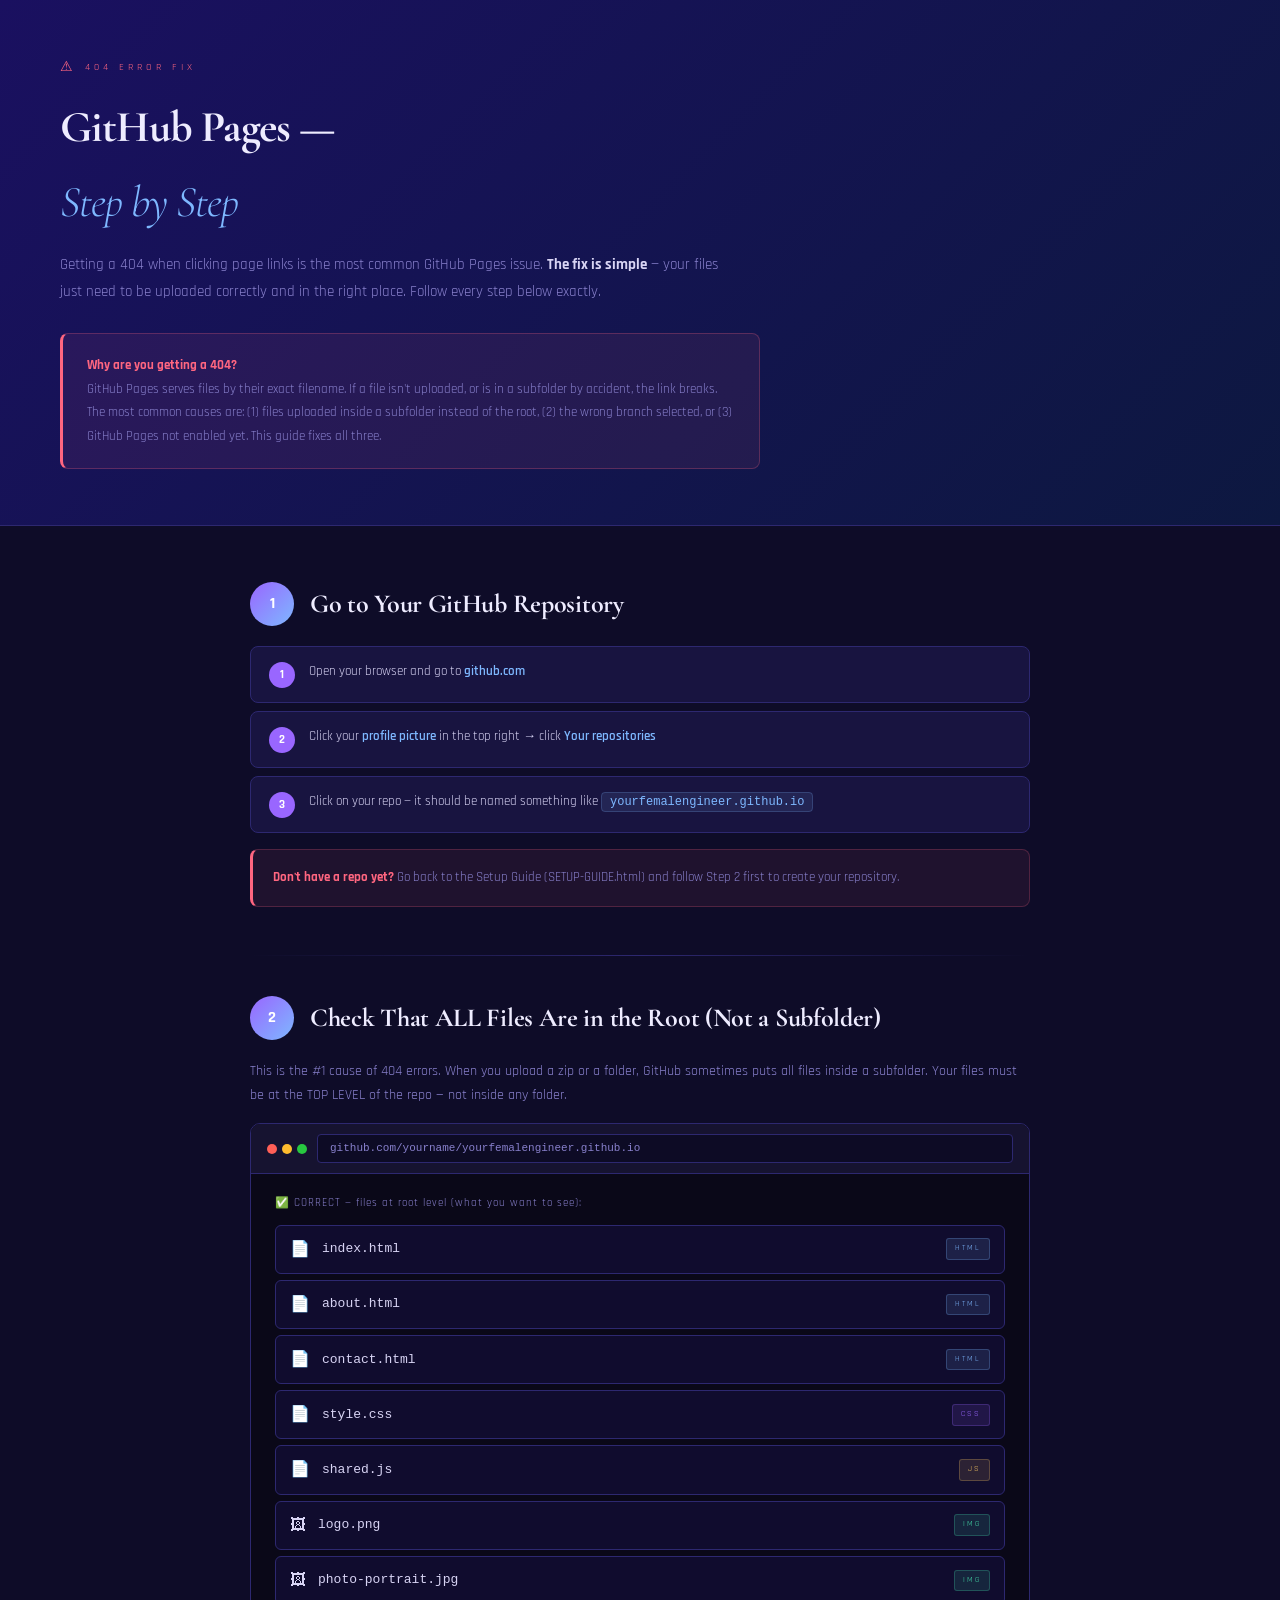
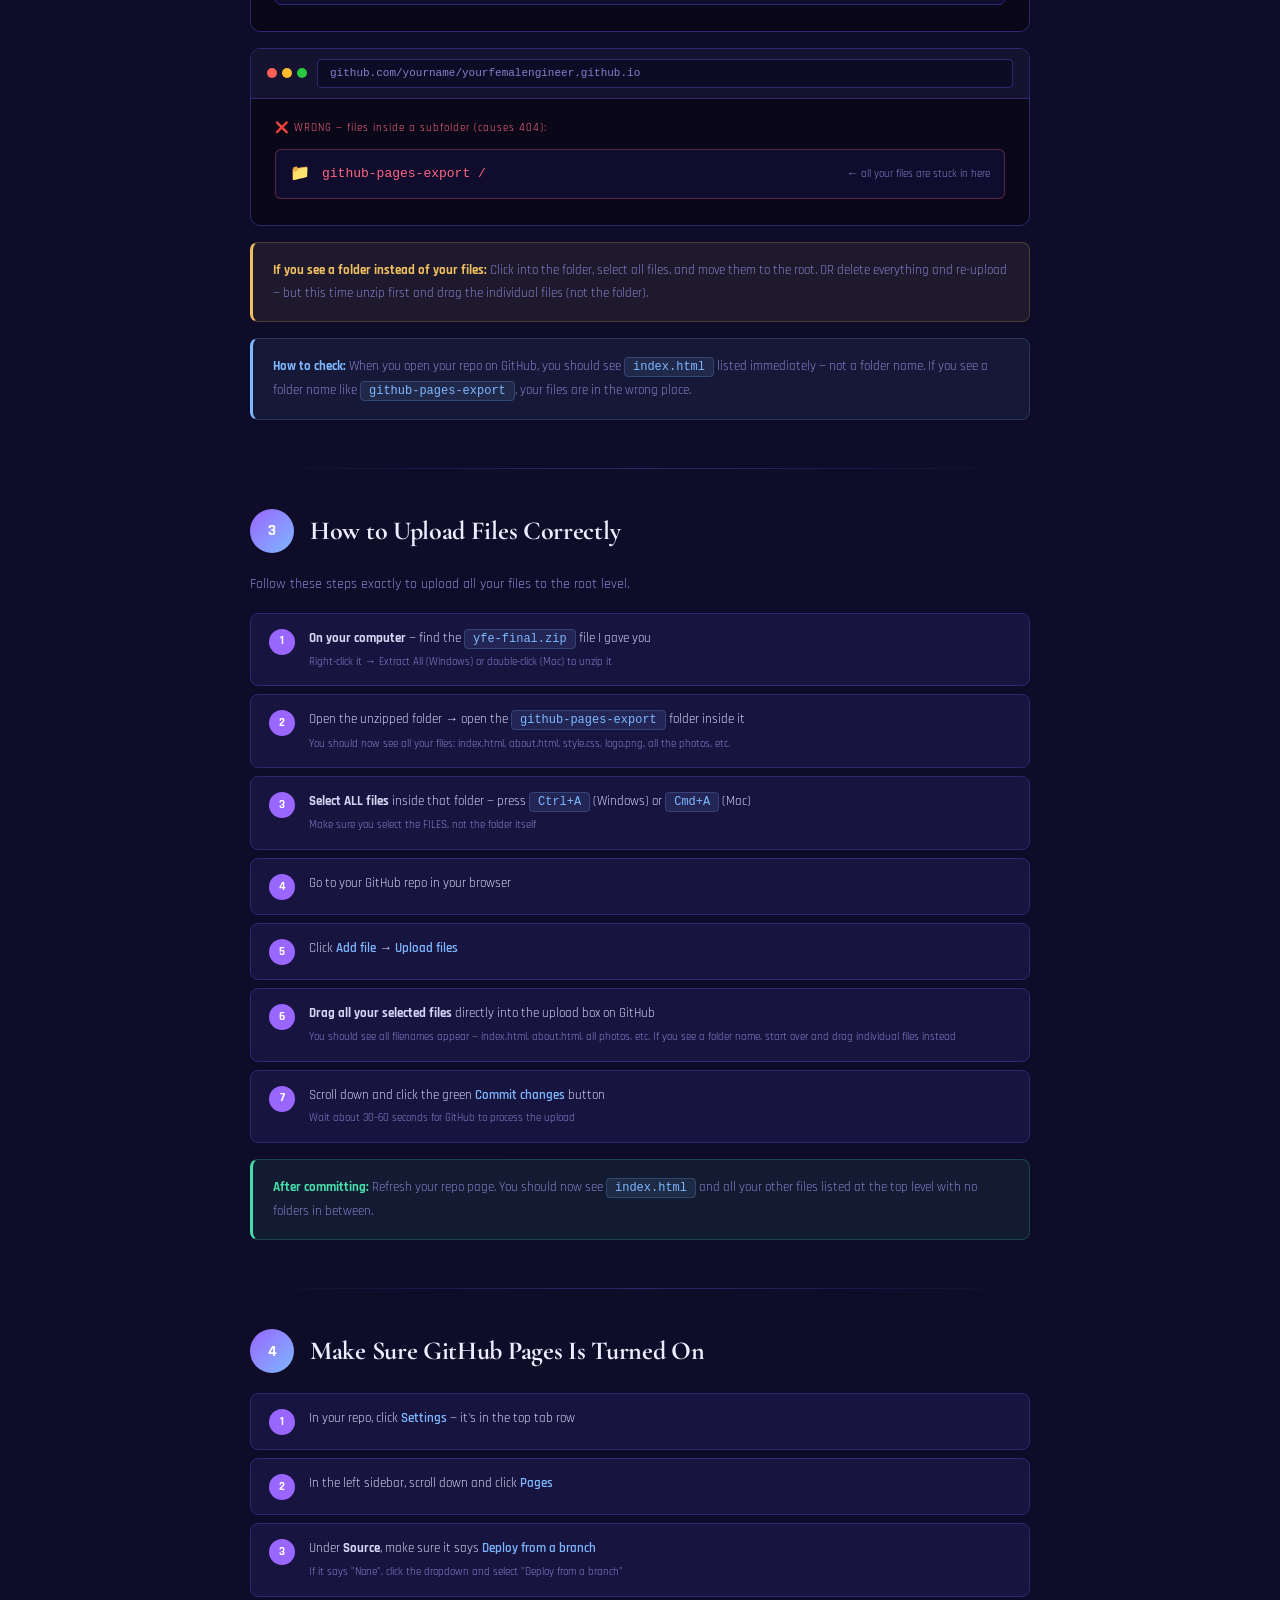
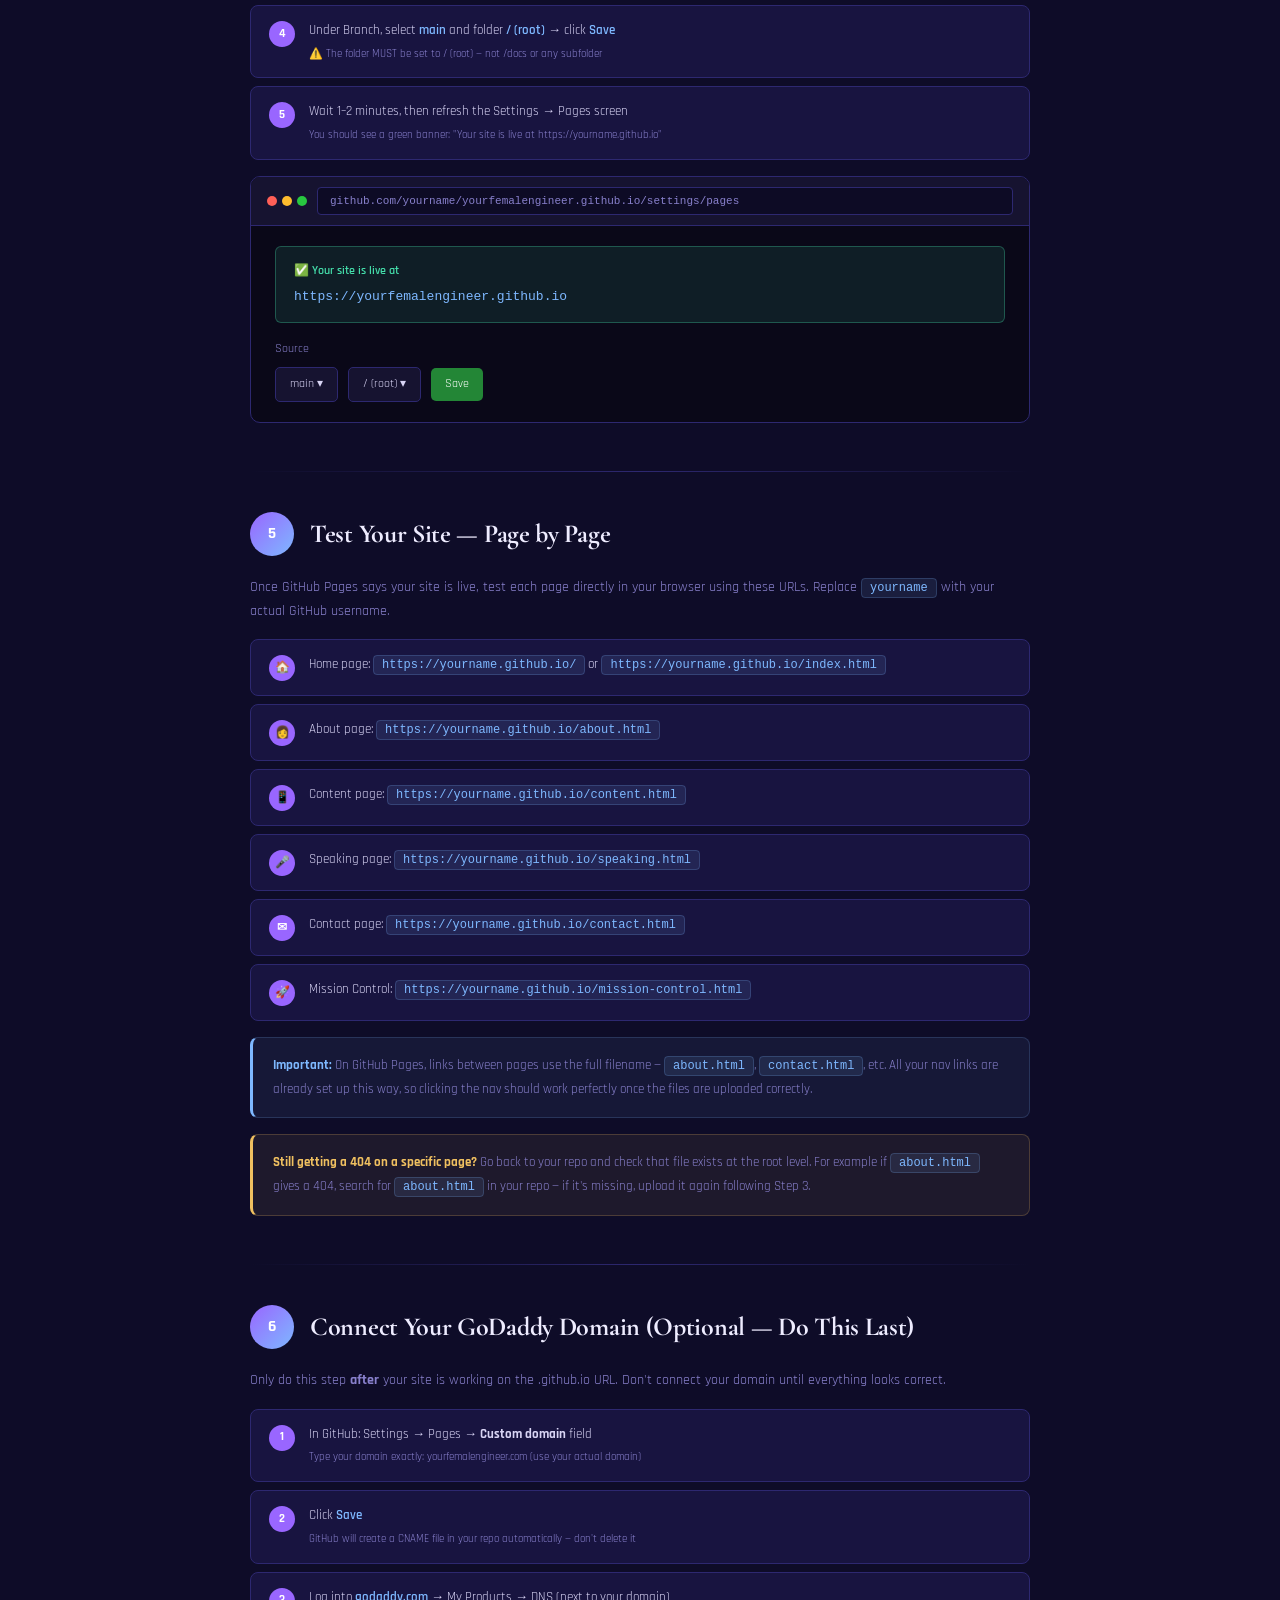
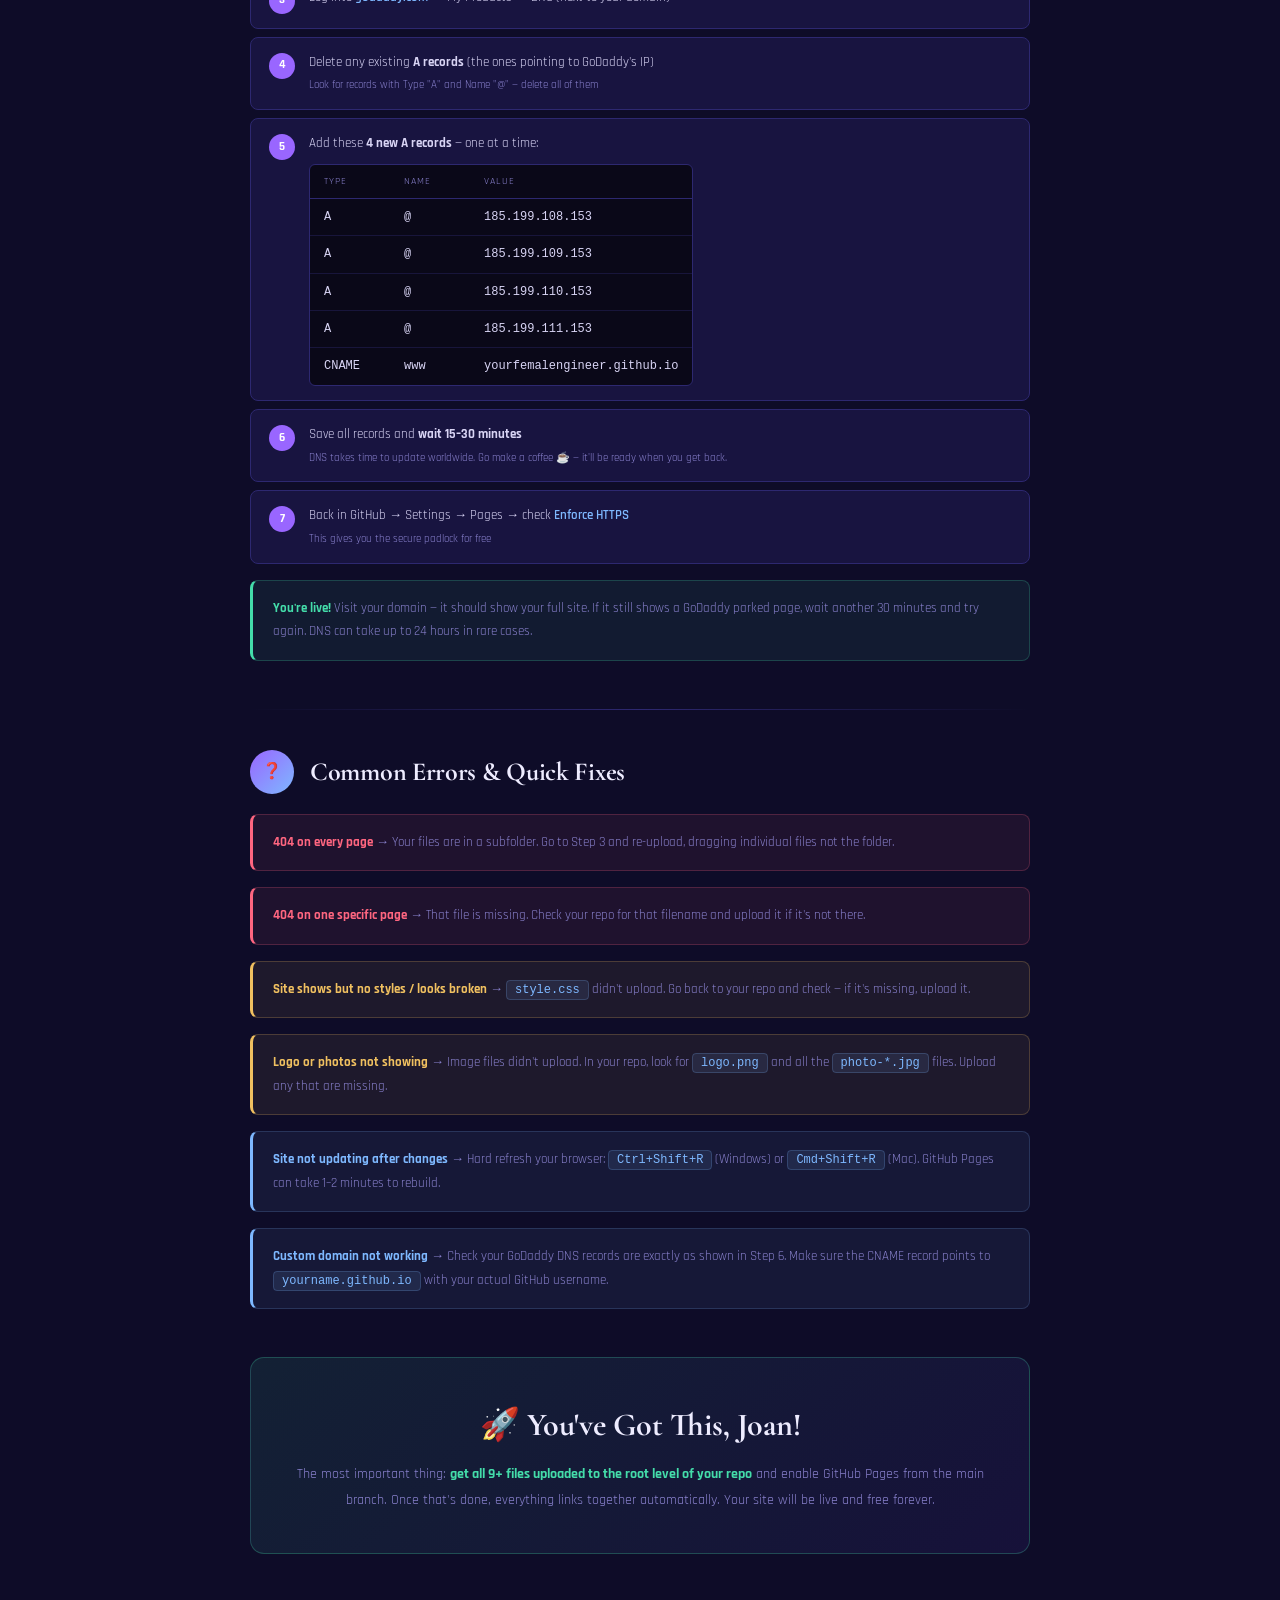
<file: GITHUB-404-FIX.html>
<!DOCTYPE html>
<html lang="en">
<head>
<meta charset="UTF-8">
<meta name="viewport" content="width=device-width, initial-scale=1.0">
<title>GitHub Pages Fix — Step by Step</title>
<link href="https://fonts.googleapis.com/css2?family=Rajdhani:wght@400;500;600;700&family=Cormorant+Garamond:wght@400;600;700&display=swap" rel="stylesheet">
<style>
:root{
  --black:#0e0c28;--card:#1e1a50;--border:#2d2870;
  --soft:#8880cc;--text:#d8d4f4;--bright:#eeecff;
  --accent:#7eb8ff;--gold:#f0c060;--green:#44ddaa;--purple:#9966ff;--red:#ff6680;
}
*{margin:0;padding:0;box-sizing:border-box;}
body{background:var(--black);color:var(--text);font-family:'Rajdhani',sans-serif;line-height:1.7;}

.hero{background:linear-gradient(135deg,#1a1060,#0d1840);padding:56px 60px;border-bottom:1px solid var(--border);}
.hero-tag{font-size:10px;letter-spacing:4px;color:var(--red);text-transform:uppercase;margin-bottom:10px;display:flex;align-items:center;gap:8px;}
.hero-tag::before{content:'⚠';font-size:14px;}
.hero-title{font-family:'Cormorant Garamond',serif;font-size:44px;font-weight:700;color:var(--bright);letter-spacing:-1px;margin-bottom:12px;}
.hero-title em{color:var(--accent);font-style:italic;font-weight:300;}
.hero-sub{font-size:15px;color:var(--soft);max-width:680px;line-height:1.8;}
.hero-sub strong{color:var(--text);}

.why-box{
  display:flex;align-items:flex-start;gap:16px;
  background:rgba(255,102,128,0.08);border:1px solid rgba(255,102,128,0.25);
  border-left:3px solid var(--red);border-radius:8px;
  padding:20px 24px;margin:28px 0 0;font-size:13px;color:var(--soft);line-height:1.8;max-width:700px;
}
.why-box strong{color:var(--red);}

.content{max-width:860px;margin:0 auto;padding:56px 40px;}

/* STEP */
.step{margin-bottom:48px;}
.step-header{display:flex;align-items:center;gap:16px;margin-bottom:20px;}
.step-num{
  width:44px;height:44px;border-radius:50%;flex-shrink:0;
  background:linear-gradient(135deg,var(--purple),var(--accent));
  color:#fff;font-family:'Rajdhani',sans-serif;font-size:16px;font-weight:700;
  display:flex;align-items:center;justify-content:center;
}
.step-title{font-family:'Cormorant Garamond',serif;font-size:26px;font-weight:700;color:var(--bright);letter-spacing:-.3px;}

/* SCREENSHOT MOCKUP */
.screen{
  background:#0a0818;border:1px solid var(--border);border-radius:10px;
  overflow:hidden;margin:16px 0;
}
.screen-bar{
  background:#161330;padding:10px 16px;
  display:flex;align-items:center;gap:10px;border-bottom:1px solid var(--border);
}
.screen-dots{display:flex;gap:5px;}
.screen-dot{width:10px;height:10px;border-radius:50%;}
.screen-url{
  flex:1;background:#0d0b25;border:1px solid var(--border);border-radius:4px;
  padding:4px 12px;font-size:11px;color:var(--soft);font-family:monospace;
}
.screen-body{padding:20px 24px;}

/* ACTION ROWS */
.action{
  display:flex;align-items:flex-start;gap:14px;
  padding:14px 18px;background:rgba(30,26,80,0.6);
  border:1px solid var(--border);border-radius:8px;margin:8px 0;
}
.action-num{
  width:26px;height:26px;border-radius:50%;background:var(--purple);
  color:#fff;font-size:12px;font-weight:700;display:flex;align-items:center;
  justify-content:center;flex-shrink:0;margin-top:1px;
}
.action-text{font-size:13px;color:var(--text);flex:1;line-height:1.6;}
.action-text .click{color:var(--accent);font-weight:600;}
.action-text .type{
  background:rgba(126,184,255,0.1);border:1px solid rgba(126,184,255,0.2);
  padding:2px 8px;border-radius:4px;font-family:monospace;font-size:12px;color:var(--accent);
}
.action-detail{font-size:11px;color:var(--soft);margin-top:4px;}

/* BOXES */
.box{border-radius:8px;padding:16px 20px;margin:16px 0;font-size:13px;line-height:1.8;}
.box-green{background:rgba(68,221,170,0.07);border:1px solid rgba(68,221,170,0.22);border-left:3px solid var(--green);color:var(--soft);}
.box-green strong{color:var(--green);}
.box-blue{background:rgba(126,184,255,0.07);border:1px solid rgba(126,184,255,0.18);border-left:3px solid var(--accent);color:var(--soft);}
.box-blue strong{color:var(--accent);}
.box-gold{background:rgba(240,192,96,0.07);border:1px solid rgba(240,192,96,0.22);border-left:3px solid var(--gold);color:var(--soft);}
.box-gold strong{color:var(--gold);}
.box-red{background:rgba(255,102,128,0.07);border:1px solid rgba(255,102,128,0.22);border-left:3px solid var(--red);color:var(--soft);}
.box-red strong{color:var(--red);}

code{background:rgba(126,184,255,0.1);border:1px solid rgba(126,184,255,0.2);padding:2px 8px;border-radius:4px;font-family:monospace;font-size:12px;color:var(--accent);}

/* UI ELEMENT MOCKUPS */
.ui-button{
  display:inline-flex;align-items:center;gap:6px;
  background:linear-gradient(135deg,#2d28a0,#1a3080);
  border:1px solid var(--border);border-radius:5px;
  padding:6px 14px;font-size:12px;color:var(--accent);
  font-family:'Rajdhani',sans-serif;font-weight:600;letter-spacing:1px;
  margin:0 3px;
}
.ui-tab{
  display:inline-flex;align-items:center;gap:6px;
  background:rgba(30,26,80,0.8);border:1px solid var(--border);
  border-radius:4px 4px 0 0;padding:5px 14px;font-size:11px;color:var(--soft);
}
.ui-tab.active{background:var(--card);color:var(--text);border-bottom-color:var(--card);}

.nav-mock{
  background:#0d0b25;border-bottom:1px solid var(--border);
  padding:8px 16px;display:flex;gap:6px;align-items:center;
}
.nav-mock-item{
  padding:4px 12px;border-radius:4px;font-size:11px;
  font-family:'Rajdhani',sans-serif;color:var(--soft);
}
.nav-mock-item.active{background:rgba(126,184,255,0.15);color:var(--accent);}

/* FILE LIST */
.file-row{
  display:flex;align-items:center;gap:12px;padding:10px 14px;
  background:rgba(20,16,60,0.6);border:1px solid var(--border);border-radius:6px;margin:6px 0;
  font-size:13px;
}
.file-icon{font-size:16px;flex-shrink:0;}
.file-name{color:var(--text);font-family:monospace;flex:1;}
.file-badge{font-size:8px;letter-spacing:2px;padding:3px 8px;border-radius:3px;text-transform:uppercase;}
.fb-html{background:rgba(126,184,255,0.12);color:var(--accent);border:1px solid rgba(126,184,255,0.25);}
.fb-css{background:rgba(153,102,255,0.12);color:var(--purple);border:1px solid rgba(153,102,255,0.25);}
.fb-js{background:rgba(240,192,96,0.12);color:var(--gold);border:1px solid rgba(240,192,96,0.25);}
.fb-img{background:rgba(68,221,170,0.12);color:var(--green);border:1px solid rgba(68,221,170,0.25);}

.divider{height:1px;background:linear-gradient(90deg,transparent,var(--border),transparent);margin:40px 0;}

/* SUCCESS */
.success-final{
  background:linear-gradient(135deg,rgba(68,221,170,0.1),rgba(100,70,220,0.1));
  border:1px solid rgba(68,221,170,0.25);border-radius:14px;padding:40px;text-align:center;
}
.success-final h2{font-family:'Cormorant Garamond',serif;font-size:32px;font-weight:700;color:var(--bright);margin-bottom:10px;}
.success-final p{font-size:14px;color:var(--soft);line-height:1.8;}
.success-final strong{color:var(--green);}
</style>
</head>
<body>

<!-- HERO -->
<div class="hero">
  <div class="hero-tag">404 Error Fix</div>
  <h1 class="hero-title">GitHub Pages —<br><em>Step by Step</em></h1>
  <p class="hero-sub">Getting a 404 when clicking page links is the most common GitHub Pages issue. <strong>The fix is simple</strong> — your files just need to be uploaded correctly and in the right place. Follow every step below exactly.</p>

  <div class="why-box">
    <div>
      <strong>Why are you getting a 404?</strong><br>
      GitHub Pages serves files by their exact filename. If a file isn't uploaded, or is in a subfolder by accident, the link breaks. The most common causes are: (1) files uploaded inside a subfolder instead of the root, (2) the wrong branch selected, or (3) GitHub Pages not enabled yet. This guide fixes all three.
    </div>
  </div>
</div>

<div class="content">

  <!-- STEP 1 -->
  <div class="step">
    <div class="step-header">
      <div class="step-num">1</div>
      <div class="step-title">Go to Your GitHub Repository</div>
    </div>

    <div class="action">
      <div class="action-num">1</div>
      <div>
        <div class="action-text">Open your browser and go to <span class="click">github.com</span></div>
      </div>
    </div>
    <div class="action">
      <div class="action-num">2</div>
      <div>
        <div class="action-text">Click your <span class="click">profile picture</span> in the top right → click <span class="click">Your repositories</span></div>
      </div>
    </div>
    <div class="action">
      <div class="action-num">3</div>
      <div>
        <div class="action-text">Click on your repo — it should be named something like <code>yourfemalengineer.github.io</code></div>
      </div>
    </div>

    <div class="box box-red" style="margin-top:16px;">
      <strong>Don't have a repo yet?</strong> Go back to the Setup Guide (SETUP-GUIDE.html) and follow Step 2 first to create your repository.
    </div>
  </div>

  <div class="divider"></div>

  <!-- STEP 2 -->
  <div class="step">
    <div class="step-header">
      <div class="step-num">2</div>
      <div class="step-title">Check That ALL Files Are in the Root (Not a Subfolder)</div>
    </div>

    <p style="font-size:14px;color:var(--soft);margin-bottom:16px;">This is the #1 cause of 404 errors. When you upload a zip or a folder, GitHub sometimes puts all files inside a subfolder. Your files must be at the TOP LEVEL of the repo — not inside any folder.</p>

    <div class="screen">
      <div class="screen-bar">
        <div class="screen-dots"><div class="screen-dot" style="background:#ff5f57;"></div><div class="screen-dot" style="background:#febc2e;"></div><div class="screen-dot" style="background:#28c840;"></div></div>
        <div class="screen-url">github.com/yourname/yourfemalengineer.github.io</div>
      </div>
      <div class="screen-body">
        <p style="font-size:11px;color:var(--soft);margin-bottom:12px;letter-spacing:1px;">✅ CORRECT — files at root level (what you want to see):</p>
        <div class="file-row"><div class="file-icon">📄</div><div class="file-name">index.html</div><span class="file-badge fb-html">html</span></div>
        <div class="file-row"><div class="file-icon">📄</div><div class="file-name">about.html</div><span class="file-badge fb-html">html</span></div>
        <div class="file-row"><div class="file-icon">📄</div><div class="file-name">contact.html</div><span class="file-badge fb-html">html</span></div>
        <div class="file-row"><div class="file-icon">📄</div><div class="file-name">style.css</div><span class="file-badge fb-css">css</span></div>
        <div class="file-row"><div class="file-icon">📄</div><div class="file-name">shared.js</div><span class="file-badge fb-js">js</span></div>
        <div class="file-row"><div class="file-icon">🖼</div><div class="file-name">logo.png</div><span class="file-badge fb-img">img</span></div>
        <div class="file-row"><div class="file-icon">🖼</div><div class="file-name">photo-portrait.jpg</div><span class="file-badge fb-img">img</span></div>
      </div>
    </div>

    <div class="screen" style="margin-top:16px;">
      <div class="screen-bar">
        <div class="screen-dots"><div class="screen-dot" style="background:#ff5f57;"></div><div class="screen-dot" style="background:#febc2e;"></div><div class="screen-dot" style="background:#28c840;"></div></div>
        <div class="screen-url">github.com/yourname/yourfemalengineer.github.io</div>
      </div>
      <div class="screen-body">
        <p style="font-size:11px;color:var(--red);margin-bottom:12px;letter-spacing:1px;">❌ WRONG — files inside a subfolder (causes 404):</p>
        <div class="file-row" style="border-color:rgba(255,102,128,0.3);">
          <div class="file-icon">📁</div>
          <div class="file-name" style="color:var(--red);">github-pages-export /</div>
          <span style="font-size:11px;color:var(--soft);">← all your files are stuck in here</span>
        </div>
      </div>
    </div>

    <div class="box box-gold" style="margin-top:16px;">
      <strong>If you see a folder instead of your files:</strong> Click into the folder, select all files, and move them to the root. OR delete everything and re-upload — but this time unzip first and drag the individual files (not the folder).
    </div>

    <div class="box box-blue">
      <strong>How to check:</strong> When you open your repo on GitHub, you should see <code>index.html</code> listed immediately — not a folder name. If you see a folder name like <code>github-pages-export</code>, your files are in the wrong place.
    </div>
  </div>

  <div class="divider"></div>

  <!-- STEP 3 -->
  <div class="step">
    <div class="step-header">
      <div class="step-num">3</div>
      <div class="step-title">How to Upload Files Correctly</div>
    </div>

    <p style="font-size:14px;color:var(--soft);margin-bottom:16px;">Follow these steps exactly to upload all your files to the root level.</p>

    <div class="action">
      <div class="action-num">1</div>
      <div>
        <div class="action-text"><strong>On your computer</strong> — find the <code>yfe-final.zip</code> file I gave you</div>
        <div class="action-detail">Right-click it → Extract All (Windows) or double-click (Mac) to unzip it</div>
      </div>
    </div>
    <div class="action">
      <div class="action-num">2</div>
      <div>
        <div class="action-text">Open the unzipped folder → open the <code>github-pages-export</code> folder inside it</div>
        <div class="action-detail">You should now see all your files: index.html, about.html, style.css, logo.png, all the photos, etc.</div>
      </div>
    </div>
    <div class="action">
      <div class="action-num">3</div>
      <div>
        <div class="action-text"><strong>Select ALL files</strong> inside that folder — press <code>Ctrl+A</code> (Windows) or <code>Cmd+A</code> (Mac)</div>
        <div class="action-detail">Make sure you select the FILES, not the folder itself</div>
      </div>
    </div>
    <div class="action">
      <div class="action-num">4</div>
      <div>
        <div class="action-text">Go to your GitHub repo in your browser</div>
      </div>
    </div>
    <div class="action">
      <div class="action-num">5</div>
      <div>
        <div class="action-text">Click <span class="click">Add file</span> → <span class="click">Upload files</span></div>
      </div>
    </div>
    <div class="action">
      <div class="action-num">6</div>
      <div>
        <div class="action-text"><strong>Drag all your selected files</strong> directly into the upload box on GitHub</div>
        <div class="action-detail">You should see all filenames appear — index.html, about.html, all photos, etc. If you see a folder name, start over and drag individual files instead</div>
      </div>
    </div>
    <div class="action">
      <div class="action-num">7</div>
      <div>
        <div class="action-text">Scroll down and click the green <span class="click">Commit changes</span> button</div>
        <div class="action-detail">Wait about 30–60 seconds for GitHub to process the upload</div>
      </div>
    </div>

    <div class="box box-green">
      <strong>After committing:</strong> Refresh your repo page. You should now see <code>index.html</code> and all your other files listed at the top level with no folders in between.
    </div>
  </div>

  <div class="divider"></div>

  <!-- STEP 4 -->
  <div class="step">
    <div class="step-header">
      <div class="step-num">4</div>
      <div class="step-title">Make Sure GitHub Pages Is Turned On</div>
    </div>

    <div class="action">
      <div class="action-num">1</div>
      <div>
        <div class="action-text">In your repo, click <span class="click">Settings</span> — it's in the top tab row</div>
      </div>
    </div>
    <div class="action">
      <div class="action-num">2</div>
      <div>
        <div class="action-text">In the left sidebar, scroll down and click <span class="click">Pages</span></div>
      </div>
    </div>
    <div class="action">
      <div class="action-num">3</div>
      <div>
        <div class="action-text">Under <strong>Source</strong>, make sure it says <span class="click">Deploy from a branch</span></div>
        <div class="action-detail">If it says "None", click the dropdown and select "Deploy from a branch"</div>
      </div>
    </div>
    <div class="action">
      <div class="action-num">4</div>
      <div>
        <div class="action-text">Under Branch, select <span class="click">main</span> and folder <span class="click">/ (root)</span> → click <span class="click">Save</span></div>
        <div class="action-detail">⚠️ The folder MUST be set to / (root) — not /docs or any subfolder</div>
      </div>
    </div>
    <div class="action">
      <div class="action-num">5</div>
      <div>
        <div class="action-text">Wait 1–2 minutes, then refresh the Settings → Pages screen</div>
        <div class="action-detail">You should see a green banner: "Your site is live at https://yourname.github.io"</div>
      </div>
    </div>

    <div class="screen" style="margin-top:16px;">
      <div class="screen-bar">
        <div class="screen-dots"><div class="screen-dot" style="background:#ff5f57;"></div><div class="screen-dot" style="background:#febc2e;"></div><div class="screen-dot" style="background:#28c840;"></div></div>
        <div class="screen-url">github.com/yourname/yourfemalengineer.github.io/settings/pages</div>
      </div>
      <div class="screen-body">
        <div style="background:rgba(68,221,170,0.1);border:1px solid rgba(68,221,170,0.3);border-radius:6px;padding:14px 18px;margin-bottom:16px;">
          <div style="font-size:12px;color:var(--green);font-weight:600;margin-bottom:4px;">✅ Your site is live at</div>
          <div style="font-size:13px;color:var(--accent);font-family:monospace;">https://yourfemalengineer.github.io</div>
        </div>
        <div style="font-size:12px;color:var(--soft);margin-bottom:8px;">Source</div>
        <div style="display:flex;gap:10px;align-items:center;">
          <div style="background:#161330;border:1px solid var(--border);border-radius:5px;padding:6px 14px;font-size:12px;color:var(--text);">main ▾</div>
          <div style="background:#161330;border:1px solid var(--border);border-radius:5px;padding:6px 14px;font-size:12px;color:var(--text);">/ (root) ▾</div>
          <div style="background:#238636;border-radius:5px;padding:6px 14px;font-size:12px;color:#fff;">Save</div>
        </div>
      </div>
    </div>
  </div>

  <div class="divider"></div>

  <!-- STEP 5 -->
  <div class="step">
    <div class="step-header">
      <div class="step-num">5</div>
      <div class="step-title">Test Your Site — Page by Page</div>
    </div>

    <p style="font-size:14px;color:var(--soft);margin-bottom:16px;">Once GitHub Pages says your site is live, test each page directly in your browser using these URLs. Replace <code>yourname</code> with your actual GitHub username.</p>

    <div class="action">
      <div class="action-num">🏠</div>
      <div>
        <div class="action-text">Home page: <code>https://yourname.github.io/</code> or <code>https://yourname.github.io/index.html</code></div>
      </div>
    </div>
    <div class="action">
      <div class="action-num">👩</div>
      <div>
        <div class="action-text">About page: <code>https://yourname.github.io/about.html</code></div>
      </div>
    </div>
    <div class="action">
      <div class="action-num">📱</div>
      <div>
        <div class="action-text">Content page: <code>https://yourname.github.io/content.html</code></div>
      </div>
    </div>
    <div class="action">
      <div class="action-num">🎤</div>
      <div>
        <div class="action-text">Speaking page: <code>https://yourname.github.io/speaking.html</code></div>
      </div>
    </div>
    <div class="action">
      <div class="action-num">✉</div>
      <div>
        <div class="action-text">Contact page: <code>https://yourname.github.io/contact.html</code></div>
      </div>
    </div>
    <div class="action">
      <div class="action-num">🚀</div>
      <div>
        <div class="action-text">Mission Control: <code>https://yourname.github.io/mission-control.html</code></div>
      </div>
    </div>

    <div class="box box-blue" style="margin-top:16px;">
      <strong>Important:</strong> On GitHub Pages, links between pages use the full filename — <code>about.html</code>, <code>contact.html</code>, etc. All your nav links are already set up this way, so clicking the nav should work perfectly once the files are uploaded correctly.
    </div>

    <div class="box box-gold">
      <strong>Still getting a 404 on a specific page?</strong> Go back to your repo and check that file exists at the root level. For example if <code>about.html</code> gives a 404, search for <code>about.html</code> in your repo — if it's missing, upload it again following Step 3.
    </div>
  </div>

  <div class="divider"></div>

  <!-- STEP 6: GoDaddy -->
  <div class="step">
    <div class="step-header">
      <div class="step-num">6</div>
      <div class="step-title">Connect Your GoDaddy Domain (Optional — Do This Last)</div>
    </div>

    <p style="font-size:14px;color:var(--soft);margin-bottom:16px;">Only do this step <strong>after</strong> your site is working on the .github.io URL. Don't connect your domain until everything looks correct.</p>

    <div class="action">
      <div class="action-num">1</div>
      <div>
        <div class="action-text">In GitHub: Settings → Pages → <strong>Custom domain</strong> field</div>
        <div class="action-detail">Type your domain exactly: yourfemalengineer.com (use your actual domain)</div>
      </div>
    </div>
    <div class="action">
      <div class="action-num">2</div>
      <div>
        <div class="action-text">Click <span class="click">Save</span></div>
        <div class="action-detail">GitHub will create a CNAME file in your repo automatically — don't delete it</div>
      </div>
    </div>
    <div class="action">
      <div class="action-num">3</div>
      <div>
        <div class="action-text">Log into <span class="click">godaddy.com</span> → My Products → DNS (next to your domain)</div>
      </div>
    </div>
    <div class="action">
      <div class="action-num">4</div>
      <div>
        <div class="action-text">Delete any existing <strong>A records</strong> (the ones pointing to GoDaddy's IP)</div>
        <div class="action-detail">Look for records with Type "A" and Name "@" — delete all of them</div>
      </div>
    </div>
    <div class="action">
      <div class="action-num">5</div>
      <div>
        <div class="action-text">Add these <strong>4 new A records</strong> — one at a time:</div>
        <div style="margin-top:10px;background:#0a0818;border:1px solid var(--border);border-radius:6px;overflow:hidden;">
          <div style="display:grid;grid-template-columns:80px 80px 1fr;gap:0;font-size:10px;letter-spacing:1px;color:var(--soft);padding:8px 14px;border-bottom:1px solid var(--border);">
            <span>TYPE</span><span>NAME</span><span>VALUE</span>
          </div>
          <div style="display:grid;grid-template-columns:80px 80px 1fr;padding:8px 14px;font-family:monospace;font-size:12px;color:var(--text);border-bottom:1px solid rgba(45,40,112,0.4);">
            <span>A</span><span>@</span><span>185.199.108.153</span>
          </div>
          <div style="display:grid;grid-template-columns:80px 80px 1fr;padding:8px 14px;font-family:monospace;font-size:12px;color:var(--text);border-bottom:1px solid rgba(45,40,112,0.4);">
            <span>A</span><span>@</span><span>185.199.109.153</span>
          </div>
          <div style="display:grid;grid-template-columns:80px 80px 1fr;padding:8px 14px;font-family:monospace;font-size:12px;color:var(--text);border-bottom:1px solid rgba(45,40,112,0.4);">
            <span>A</span><span>@</span><span>185.199.110.153</span>
          </div>
          <div style="display:grid;grid-template-columns:80px 80px 1fr;padding:8px 14px;font-family:monospace;font-size:12px;color:var(--text);border-bottom:1px solid rgba(45,40,112,0.4);">
            <span>A</span><span>@</span><span>185.199.111.153</span>
          </div>
          <div style="display:grid;grid-template-columns:80px 80px 1fr;padding:8px 14px;font-family:monospace;font-size:12px;color:var(--text);">
            <span>CNAME</span><span>www</span><span>yourfemalengineer.github.io</span>
          </div>
        </div>
      </div>
    </div>
    <div class="action">
      <div class="action-num">6</div>
      <div>
        <div class="action-text">Save all records and <strong>wait 15–30 minutes</strong></div>
        <div class="action-detail">DNS takes time to update worldwide. Go make a coffee ☕ — it'll be ready when you get back.</div>
      </div>
    </div>
    <div class="action">
      <div class="action-num">7</div>
      <div>
        <div class="action-text">Back in GitHub → Settings → Pages → check <span class="click">Enforce HTTPS</span></div>
        <div class="action-detail">This gives you the secure padlock for free</div>
      </div>
    </div>

    <div class="box box-green" style="margin-top:16px;">
      <strong>You're live!</strong> Visit your domain — it should show your full site. If it still shows a GoDaddy parked page, wait another 30 minutes and try again. DNS can take up to 24 hours in rare cases.
    </div>
  </div>

  <div class="divider"></div>

  <!-- COMMON ERRORS -->
  <div class="step">
    <div class="step-header">
      <div class="step-num">❓</div>
      <div class="step-title">Common Errors & Quick Fixes</div>
    </div>

    <div class="box box-red" style="margin-bottom:12px;">
      <strong>404 on every page</strong> → Your files are in a subfolder. Go to Step 3 and re-upload, dragging individual files not the folder.
    </div>
    <div class="box box-red" style="margin-bottom:12px;">
      <strong>404 on one specific page</strong> → That file is missing. Check your repo for that filename and upload it if it's not there.
    </div>
    <div class="box box-gold" style="margin-bottom:12px;">
      <strong>Site shows but no styles / looks broken</strong> → <code>style.css</code> didn't upload. Go back to your repo and check — if it's missing, upload it.
    </div>
    <div class="box box-gold" style="margin-bottom:12px;">
      <strong>Logo or photos not showing</strong> → Image files didn't upload. In your repo, look for <code>logo.png</code> and all the <code>photo-*.jpg</code> files. Upload any that are missing.
    </div>
    <div class="box box-blue" style="margin-bottom:12px;">
      <strong>Site not updating after changes</strong> → Hard refresh your browser: <code>Ctrl+Shift+R</code> (Windows) or <code>Cmd+Shift+R</code> (Mac). GitHub Pages can take 1–2 minutes to rebuild.
    </div>
    <div class="box box-blue">
      <strong>Custom domain not working</strong> → Check your GoDaddy DNS records are exactly as shown in Step 6. Make sure the CNAME record points to <code>yourname.github.io</code> with your actual GitHub username.
    </div>
  </div>

  <!-- SUCCESS -->
  <div class="success-final">
    <h2>🚀 You've Got This, Joan!</h2>
    <p>The most important thing: <strong>get all 9+ files uploaded to the root level of your repo</strong> and enable GitHub Pages from the main branch. Once that's done, everything links together automatically. Your site will be live and free forever.</p>
  </div>

</div>
</body>
</html>
</file>
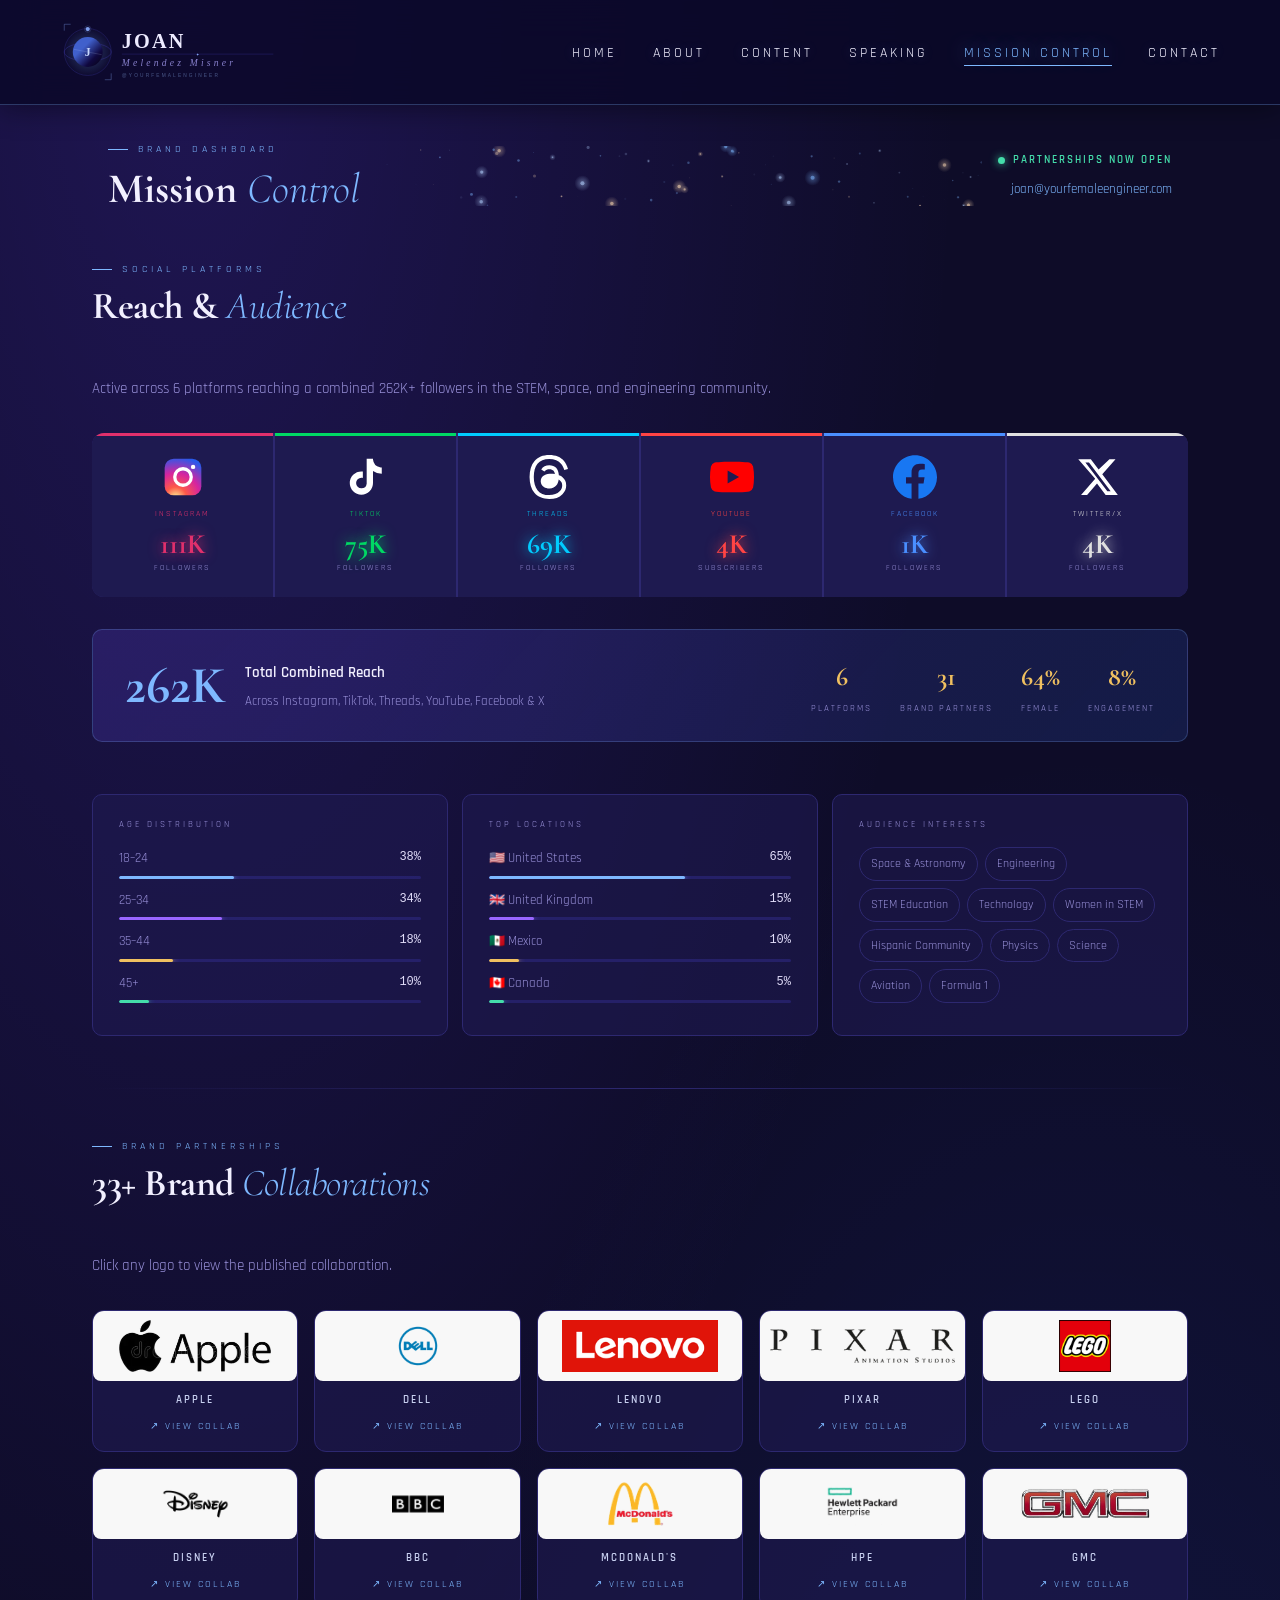
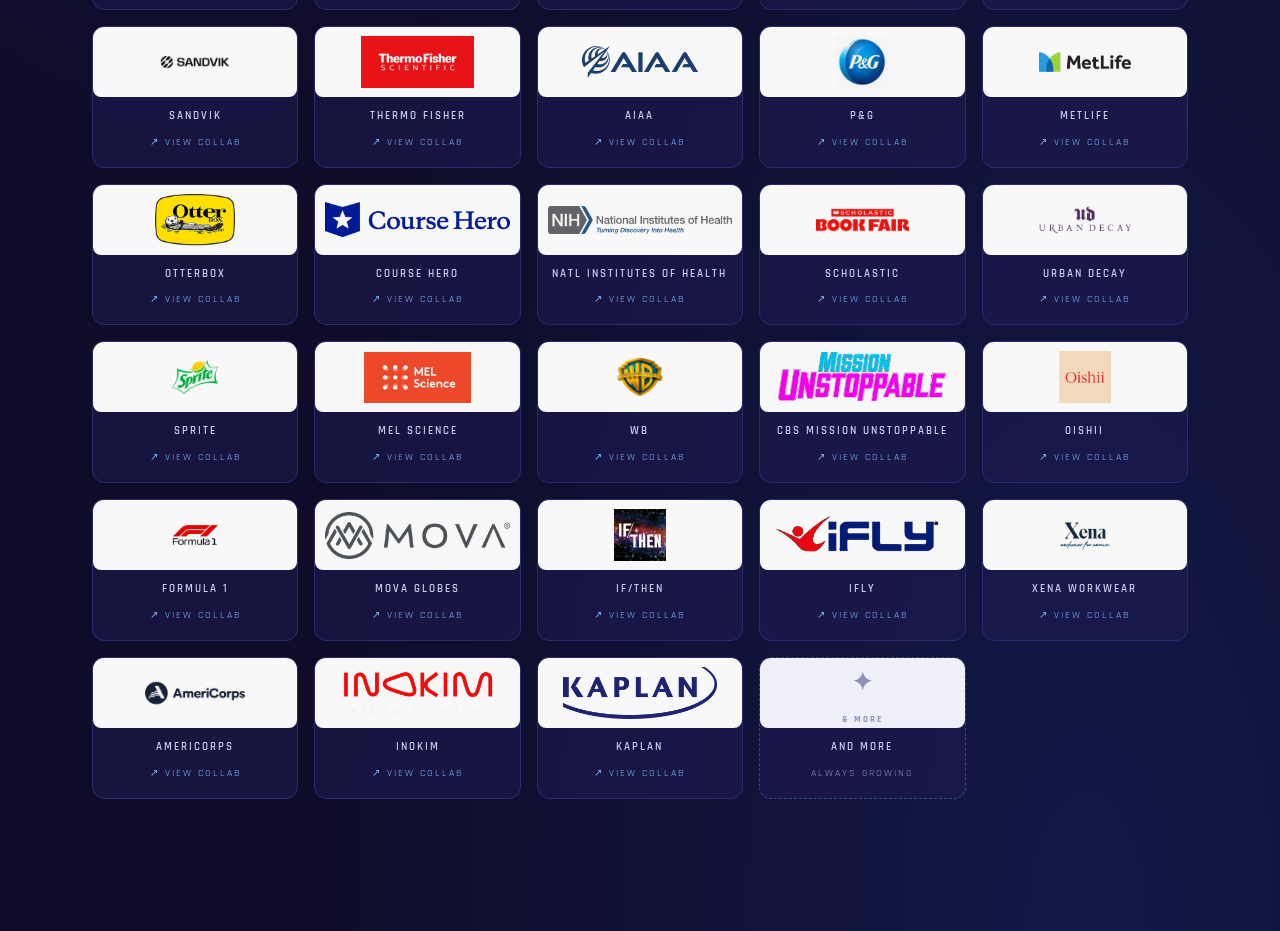
<file: mission-control.html>
<!DOCTYPE html>
<html lang="en">
<head>
<meta charset="UTF-8">
<meta name="viewport" content="width=device-width, initial-scale=1.0">
<title>Brand Dashboard — @YourFemaleEngineer</title>
<link href="https://fonts.googleapis.com/css2?family=Cormorant+Garamond:ital,wght@0,300;0,600;0,700;1,400&family=Rajdhani:wght@300;400;500;600;700&display=swap" rel="stylesheet">
<link rel="stylesheet" href="style.css">
<style>
:root{
  --black:#0e0c28;--deep:#16133a;--card:#1e1a50;--border:#2d2870;
  --soft:#9890d8;--text:#e0dcf8;--bright:#f2f0ff;--accent:#7eb8ff;
  --silver:#c8d0f0;--gold:#f0c060;--purple:#9966ff;--green:#44ddaa;
}
*{margin:0;padding:0;box-sizing:border-box;}
html,body{min-height:100%;background:var(--black);}
body{font-family:'Rajdhani',sans-serif;color:var(--text);
  background-image:radial-gradient(ellipse at 15% 0%,rgba(100,60,255,0.2) 0%,transparent 50%),
  radial-gradient(ellipse at 85% 100%,rgba(40,100,255,0.15) 0%,transparent 50%);}

/* TOP BAR */






.status-dot{width:6px;height:6px;border-radius:50%;background:var(--green);box-shadow:0 0 8px var(--green);animation:pulse 1.5s ease-in-out infinite;}
@keyframes pulse{0%,100%{opacity:1;}50%{opacity:.3;}}



/* PAGE */
.page{max-width:1160px;margin:0 auto;padding:48px 32px 80px;}

/* SECTION HEADS */
.section-head{margin-bottom:32px;}
.section-label{font-size:10px;letter-spacing:4px;color:var(--accent);text-transform:uppercase;margin-bottom:8px;display:flex;align-items:center;gap:10px;}
.section-label::before{content:'';width:20px;height:1px;background:var(--accent);}
.section-title{font-family:'Cormorant Garamond',serif;font-size:38px;font-weight:700;color:var(--bright);letter-spacing:-.5px;line-height:1.1;}
.section-title em{font-style:italic;font-weight:300;color:var(--accent);}
.section-sub{font-size:15px;color:var(--soft);margin-top:8px;line-height:1.7;}

/* PLATFORM STATS */
.stats-grid{display:grid;grid-template-columns:repeat(6,1fr);gap:2px;margin-bottom:32px;background:var(--border);border-radius:12px;overflow:hidden;}
.platform-stat{background:var(--card);padding:22px 14px;text-align:center;transition:background .3s;position:relative;overflow:hidden;}
.platform-stat::before{content:'';position:absolute;top:0;left:0;right:0;height:3px;background:var(--p-color,var(--accent));}
.platform-stat:hover{background:rgba(45,40,128,0.9);}
.platform-icon{font-size:18px;margin-bottom:8px;display:flex;align-items:center;justify-content:center;min-height:44px;}
.platform-name{font-size:8px;letter-spacing:2px;color:var(--p-color,var(--accent));text-transform:uppercase;margin-bottom:8px;}
.platform-num{font-family:'Cormorant Garamond',serif;font-size:28px;font-weight:700;color:var(--p-color,var(--accent));line-height:1;margin-bottom:3px;text-shadow:0 0 14px var(--p-color,var(--accent));}
.platform-label{font-size:8px;letter-spacing:2px;color:var(--soft);text-transform:uppercase;}

/* REACH BANNER */
.reach-banner{background:linear-gradient(135deg,rgba(100,70,220,0.22),rgba(60,120,255,0.14));border:1px solid rgba(126,184,255,0.22);border-radius:10px;padding:24px 32px;display:flex;align-items:center;justify-content:space-between;margin-bottom:52px;flex-wrap:wrap;gap:20px;}
.reach-left{display:flex;align-items:center;gap:20px;}
.reach-num{font-family:'Cormorant Garamond',serif;font-size:52px;font-weight:700;color:var(--accent);line-height:1;}
.reach-info-title{font-size:15px;font-weight:600;color:var(--bright);margin-bottom:4px;}
.reach-info-sub{font-size:13px;color:var(--soft);}
.reach-right{display:flex;gap:28px;flex-wrap:wrap;}
.reach-stat{text-align:center;}
.reach-stat-num{font-family:'Cormorant Garamond',serif;font-size:26px;font-weight:700;color:var(--gold);}
.reach-stat-label{font-size:9px;letter-spacing:2px;color:var(--soft);text-transform:uppercase;}

/* AUDIENCE */
.audience-row{display:grid;grid-template-columns:repeat(3,1fr);gap:14px;margin-bottom:52px;}
.audience-card{background:rgba(30,26,80,0.6);border:1px solid var(--border);border-radius:10px;padding:22px 26px;}
.audience-card-label{font-size:9px;letter-spacing:3px;color:var(--soft);text-transform:uppercase;margin-bottom:14px;}
.aud-bar-row{margin-bottom:10px;}
.aud-bar-head{display:flex;justify-content:space-between;margin-bottom:5px;font-size:13px;color:var(--soft);}
.aud-bar-head span:last-child{color:var(--text);font-family:monospace;font-size:12px;}
.aud-track{height:3px;background:rgba(45,40,128,0.6);border-radius:2px;overflow:hidden;}
.aud-fill{height:100%;border-radius:2px;background:var(--accent);box-shadow:0 0 6px var(--accent);}

.divider{height:1px;background:linear-gradient(90deg,transparent,var(--border),transparent);margin:48px 0;}

/* ── BRAND GRID ── */
.brands-section{margin-bottom:52px;}
.brand-grid{display:grid;grid-template-columns:repeat(5,1fr);gap:16px;}

.brand-card{
  background:rgba(30,26,80,0.6);border:1px solid var(--border);border-radius:12px;
  padding:0;overflow:hidden;text-decoration:none;color:inherit;
  transition:border-color .3s,background .3s,transform .2s;display:flex;flex-direction:column;
}
.brand-card:hover{border-color:var(--accent);background:rgba(45,40,128,0.5);transform:translateY(-3px);}
.brand-card::before{content:'';display:block;position:absolute;top:0;left:0;right:0;height:2px;background:linear-gradient(90deg,var(--purple),var(--accent));transform:scaleX(0);transform-origin:left;transition:transform .4s;}
.brand-card:hover::before{transform:scaleX(1);}
.brand-card{position:relative;}

/* Logo area — white circle like the screenshot */
.brand-logo-circle{
  display:flex;align-items:center;justify-content:center;
  width:100%;height:70px;
  background:#f8f8f8;
  border-radius:8px;
  padding:10px;
  flex-shrink:0;
  overflow:hidden;
  transition:transform .2s;
  box-sizing:border-box;
}
.brand-logo-circle img{
  max-width:100%;
  max-height:52px;
  object-fit:contain;
  display:block;
  filter:none;
}
.brand-card:hover .brand-logo-circle{
  transform:scale(1.1);
}
.brand-logo-circle svg{
  max-width:76px;max-height:52px;
  width:auto;height:auto;
  display:block;
}
.brand-name{
  font-size:11px;letter-spacing:2px;color:var(--silver);
  text-transform:uppercase;text-align:center;
  padding:10px 8px 6px;font-weight:600;
}
.brand-link-row{
  font-size:10px;letter-spacing:2px;color:var(--accent);
  text-transform:uppercase;text-align:center;
  padding:0 8px 16px;
  display:flex;align-items:center;justify-content:center;gap:4px;
}

/* ── RATES ── */
.rates-grid{display:grid;grid-template-columns:repeat(3,1fr);gap:2px;background:var(--border);border-radius:10px;overflow:hidden;margin-bottom:16px;}
.rate-card{background:var(--card);padding:36px 28px;position:relative;}
.rate-card.featured{background:rgba(30,24,80,0.95);}
.rate-card.featured::before{content:'MOST POPULAR';position:absolute;top:14px;right:14px;font-size:8px;letter-spacing:2px;color:var(--gold);border:1px solid var(--gold);padding:3px 8px;border-radius:3px;}
.rate-platform{font-size:9px;letter-spacing:3px;color:var(--soft);text-transform:uppercase;margin-bottom:6px;}
.rate-type{font-size:18px;font-weight:600;color:var(--bright);margin-bottom:18px;}
.rate-price{font-family:'Cormorant Garamond',serif;font-size:44px;font-weight:900;color:var(--accent);margin-bottom:4px;line-height:1;}
.rate-note{font-size:12px;color:var(--soft);margin-bottom:20px;}
.rate-list{list-style:none;display:flex;flex-direction:column;gap:8px;}
.rate-list li{font-size:13px;color:var(--soft);padding:6px 0;border-bottom:1px solid var(--border);display:flex;align-items:flex-start;gap:8px;line-height:1.5;}
.rate-list li::before{content:'→';color:var(--accent);font-size:12px;flex-shrink:0;margin-top:1px;}
.rate-addon{background:rgba(240,192,96,0.08);border:1px solid rgba(240,192,96,0.25);border-radius:8px;padding:16px 20px;font-size:13px;color:var(--gold);text-align:center;font-style:italic;margin-bottom:32px;}

/* CONTACT CTA */
.contact-cta{background:linear-gradient(135deg,rgba(100,70,220,0.2),rgba(60,120,255,0.15));border:1px solid rgba(126,184,255,0.25);border-radius:14px;padding:48px;text-align:center;}
.contact-cta h2{font-family:'Cormorant Garamond',serif;font-size:36px;font-weight:700;color:var(--bright);letter-spacing:-.5px;margin-bottom:12px;}
.contact-cta h2 em{font-style:italic;font-weight:300;color:var(--accent);}
.contact-cta p{font-size:16px;color:var(--soft);max-width:520px;margin:0 auto 32px;line-height:1.8;}
.contact-cta p strong{color:var(--text);}
.cta-buttons{display:flex;gap:16px;justify-content:center;flex-wrap:wrap;}
.btn-cta{padding:14px 32px;border-radius:6px;font-family:'Rajdhani',sans-serif;font-size:12px;letter-spacing:3px;text-transform:uppercase;text-decoration:none;transition:all .3s;}
.btn-cta-primary{background:linear-gradient(135deg,var(--purple),var(--accent));color:#fff;border:none;}
.btn-cta-primary:hover{opacity:.85;transform:translateY(-1px);}
.btn-cta-ghost{background:transparent;border:1px solid var(--border);color:var(--soft);}
.btn-cta-ghost:hover{border-color:var(--accent);color:var(--accent);}

@media(max-width:900px){
  
  .page{padding:32px 18px 60px;}
  .stats-grid{grid-template-columns:repeat(3,1fr);}
  .audience-row{grid-template-columns:1fr;}
  .brand-grid{grid-template-columns:repeat(3,1fr);}
  .reach-banner{flex-direction:column;}
  .rates-grid{grid-template-columns:1fr;}
}
@media(max-width:600px){
  .stats-grid{grid-template-columns:repeat(2,1fr);}
  .brand-grid{grid-template-columns:repeat(2,1fr);}
}
/* Fix cursor visibility - hide custom cursor, use default */
#cursor,#cursorRing{display:none !important;}
body{cursor:auto !important;}
a,button,[onclick]{cursor:pointer !important;}
</style>
</head>
<body>

<nav id="nav">
  <a href="index.html" class="nav-logo"><img src="logo.svg" alt="YourFemaleEngineer" class="nav-logo-img"></a>
  <ul class="nav-links">
    
    <li><a href="index.html">Home</a></li>
    <li><a href="about.html" >About</a></li>
    <li><a href="content.html">Content</a></li>
    <li><a href="speaking.html">Speaking</a></li>
    <li><a href="mission-control.html" class="active">Mission Control</a></li>
    <li><a href="contact.html">Contact</a></li>
  </ul>
  <button class="nav-hamburger" id="navHamburger" aria-label="Menu"><span></span><span></span><span></span></button>
</nav>

<div class="page-hero" style="padding:140px 48px 0;max-width:1160px;margin:0 auto;display:flex;align-items:center;justify-content:space-between;flex-wrap:wrap;gap:16px;">
  <div>
    <div class="section-label">Brand Dashboard</div>
    <h1 style="font-family:'Cormorant Garamond',serif;font-size:42px;font-weight:700;color:var(--bright);line-height:1.1;margin-top:8px;">Mission <em style="font-style:italic;font-weight:300;color:var(--accent);">Control</em></h1>
  </div>

  <!-- Stars animation -->
  <div style="flex:1;min-width:80px;display:flex;align-items:center;justify-content:center;overflow:hidden;height:60px;position:relative;">
    <canvas id="heroStars" style="width:100%;height:60px;opacity:0.7;"></canvas>
  </div>

  <div style="display:flex;flex-direction:column;align-items:flex-end;gap:8px;">
    <div style="display:flex;align-items:center;gap:8px;font-size:11px;letter-spacing:2px;color:var(--green);text-transform:uppercase;font-family:'Rajdhani',sans-serif;font-weight:600;"><div style="width:7px;height:7px;border-radius:50%;background:var(--green);box-shadow:0 0 8px var(--green);animation:pulse 1.5s ease-in-out infinite;"></div>Partnerships Now Open</div>
    <a href="mailto:joan@yourfemaleengineer.com" style="font-size:13px;color:var(--accent);text-decoration:none;font-family:'Rajdhani',sans-serif;">joan@yourfemaleengineer.com</a>
  </div>
</div>

<script>
(function(){
  const canvas = document.getElementById('heroStars');
  if (!canvas) return;
  const ctx = canvas.getContext('2d');

  function resize() {
    canvas.width = canvas.offsetWidth;
    canvas.height = canvas.offsetHeight;
  }
  resize();
  window.addEventListener('resize', resize);

  const stars = Array.from({length: 80}, () => ({
    x: Math.random(),
    y: Math.random(),
    r: Math.random() * 1.8 + 0.4,
    speed: Math.random() * 0.04 + 0.01,
    phase: Math.random() * Math.PI * 2,
    twinkleSpeed: Math.random() * 0.06 + 0.02,
    color: Math.random() > 0.8 ? '255,220,180' : Math.random() > 0.5 ? '180,210,255' : '126,184,255',
  }));

  function draw() {
    ctx.clearRect(0, 0, canvas.width, canvas.height);
    const now = Date.now() / 1000;
    stars.forEach(s => {
      // Twinkle: sharp flickering using sine combination for organic feel
      const twinkle = Math.pow(Math.abs(Math.sin(now * s.twinkleSpeed * 5 + s.phase)), 2);
      const alpha = 0.1 + 0.9 * twinkle;
      const radius = s.r * (0.6 + 0.4 * twinkle);

      // Glow on bright twinkle
      if (twinkle > 0.8) {
        const glow = ctx.createRadialGradient(
          s.x * canvas.width, s.y * canvas.height, 0,
          s.x * canvas.width, s.y * canvas.height, radius * 4
        );
        glow.addColorStop(0, `rgba(${s.color},${alpha * 0.6})`);
        glow.addColorStop(1, `rgba(${s.color},0)`);
        ctx.beginPath();
        ctx.arc(s.x * canvas.width, s.y * canvas.height, radius * 4, 0, Math.PI * 2);
        ctx.fillStyle = glow;
        ctx.fill();
      }

      ctx.beginPath();
      ctx.arc(s.x * canvas.width, s.y * canvas.height, radius, 0, Math.PI * 2);
      ctx.fillStyle = `rgba(${s.color},${alpha})`;
      ctx.fill();
    });
    requestAnimationFrame(draw);
  }
  draw();
})();
</script>

<div class="page">

  <!-- PLATFORM STATS -->
  <div class="section-head">
    <div class="section-label">Social Platforms</div>
    <h2 class="section-title">Reach & <em>Audience</em></h2>
    <p class="section-sub">Active across 6 platforms reaching a combined 262K+ followers in the STEM, space, and engineering community.</p>
  </div>

  <div class="stats-grid">
    <div class="platform-stat" style="--p-color:#e1306c;">
      <span class="platform-icon"><svg width="44" height="44" viewBox="0 0 24 24" fill="none"><rect x="2" y="2" width="20" height="20" rx="5" ry="5" fill="url(#ig-grad-mc)"/><circle cx="12" cy="12" r="4.5" stroke="white" stroke-width="1.8" fill="none"/><circle cx="17.5" cy="6.5" r="1.2" fill="white"/><defs><radialGradient id="ig-grad-mc" cx="30%" cy="107%" r="150%"><stop offset="0%" stop-color="#fdf497"/><stop offset="20%" stop-color="#fd5949"/><stop offset="45%" stop-color="#d6249f"/><stop offset="75%" stop-color="#285AEB"/></radialGradient></defs></svg></span>
      <div class="platform-name">Instagram</div><div class="platform-num">111K</div><div class="platform-label">Followers</div>
    </div>
    <div class="platform-stat" style="--p-color:#00d964;">
      <span class="platform-icon"><svg width="44" height="44" viewBox="0 0 24 24" fill="white"><path d="M19.59 6.69a4.83 4.83 0 0 1-3.77-4.25V2h-3.45v13.67a2.89 2.89 0 0 1-2.88 2.5 2.89 2.89 0 0 1-2.89-2.89 2.89 2.89 0 0 1 2.89-2.89c.28 0 .54.04.79.1V9.01a6.33 6.33 0 0 0-.79-.05 6.34 6.34 0 0 0-6.34 6.34 6.34 6.34 0 0 0 6.34 6.34 6.34 6.34 0 0 0 6.33-6.34V8.73a8.18 8.18 0 0 0 4.78 1.52V6.8a4.85 4.85 0 0 1-1.01-.11z"/></svg></span>
      <div class="platform-name">TikTok</div><div class="platform-num">75K</div><div class="platform-label">Followers</div>
    </div>
    <div class="platform-stat" style="--p-color:#00ccff;">
      <span class="platform-icon"><svg width="44" height="44" viewBox="0 0 192 192" fill="white"><path d="M141.537 88.988a66.667 66.667 0 0 0-2.518-1.143c-1.482-27.307-16.403-42.94-41.457-43.1h-.34c-14.986 0-27.449 6.396-35.12 18.036l13.779 9.452c5.73-8.695 14.724-10.548 21.348-10.548h.23c8.249.053 14.474 2.452 18.502 7.13 2.932 3.405 4.893 8.111 5.864 14.05-7.314-1.243-15.224-1.626-23.68-1.14-23.82 1.371-39.134 15.264-38.105 34.568.522 9.792 5.4 18.216 13.735 23.719 7.047 4.652 16.124 6.927 25.557 6.412 12.458-.683 22.231-5.436 29.049-14.127 5.178-6.6 8.453-15.153 9.899-25.93 5.937 3.583 10.337 8.298 12.767 13.966 4.132 9.635 4.373 25.468-8.546 38.376-11.319 11.308-24.925 16.2-45.488 16.351-22.809-.169-40.06-7.484-51.275-21.741C35.236 139.966 29.808 120.682 29.605 96c.203-24.682 5.63-43.966 16.133-57.317C57.053 24.425 74.303 17.11 97.113 16.94c22.95.17 40.526 7.52 52.262 21.85 5.765 7.016 10.173 15.88 13.166 26.21l16.323-4.325c-3.7-13.563-9.508-25.244-17.34-34.78C147.387 9.028 125.199-.007 97.213.0h-.12C69.174 0 47.319 9.061 32.195 26.943 18.529 43.162 11.424 66.04 11.198 95.84l-.002.16.002.16c.226 29.8 7.33 52.678 21 68.898C47.319 182.94 69.174 192 97.093 192h.12c24.964-.018 42.96-6.72 57.502-21.25 19.269-19.256 18.664-43.371 12.315-58.132-4.535-10.573-13.194-19.213-25.493-24.63z"/></svg></span>
      <div class="platform-name">Threads</div><div class="platform-num">69K</div><div class="platform-label">Followers</div>
    </div>
    <div class="platform-stat" style="--p-color:#ff4444;">
      <span class="platform-icon"><svg width="44" height="44" viewBox="0 0 24 24"><path fill="#FF0000" d="M23.495 6.205a3.007 3.007 0 0 0-2.088-2.088c-1.87-.501-9.396-.501-9.396-.501s-7.507-.01-9.396.501A3.007 3.007 0 0 0 .527 6.205a31.247 31.247 0 0 0-.522 5.805 31.247 31.247 0 0 0 .522 5.783 3.007 3.007 0 0 0 2.088 2.088c1.868.502 9.396.502 9.396.502s7.506 0 9.396-.502a3.007 3.007 0 0 0 2.088-2.088 31.247 31.247 0 0 0 .5-5.783 31.247 31.247 0 0 0-.5-5.805zM9.609 15.601V8.408l6.264 3.602z"/></svg></span>
      <div class="platform-name">YouTube</div><div class="platform-num">4K</div><div class="platform-label">Subscribers</div>
    </div>
    <div class="platform-stat" style="--p-color:#4a8fff;">
      <span class="platform-icon"><svg width="44" height="44" viewBox="0 0 24 24"><path fill="#1877F2" d="M24 12.073c0-6.627-5.373-12-12-12s-12 5.373-12 12c0 5.99 4.388 10.954 10.125 11.854v-8.385H7.078v-3.47h3.047V9.43c0-3.007 1.792-4.669 4.533-4.669 1.312 0 2.686.235 2.686.235v2.953H15.83c-1.491 0-1.956.925-1.956 1.874v2.25h3.328l-.532 3.47h-2.796v8.385C19.612 23.027 24 18.062 24 12.073z"/></svg></span>
      <div class="platform-name">Facebook</div><div class="platform-num">1K</div><div class="platform-label">Followers</div>
    </div>
    <div class="platform-stat" style="--p-color:#e0e0e0;">
      <span class="platform-icon"><svg width="44" height="44" viewBox="0 0 24 24"><path fill="white" d="M18.244 2.25h3.308l-7.227 8.26 8.502 11.24H16.17l-4.714-6.231-5.401 6.231H2.744l7.73-8.835L1.254 2.25H8.08l4.253 5.622zm-1.161 17.52h1.833L7.084 4.126H5.117z"/></svg></span>
      <div class="platform-name">Twitter/X</div><div class="platform-num">4K</div><div class="platform-label">Followers</div>
    </div>
  </div>

  <div class="reach-banner">
    <div class="reach-left">
      <div class="reach-num">262K</div>
      <div><div class="reach-info-title">Total Combined Reach</div><div class="reach-info-sub">Across Instagram, TikTok, Threads, YouTube, Facebook & X</div></div>
    </div>
    <div class="reach-right">
      <div class="reach-stat"><div class="reach-stat-num">6</div><div class="reach-stat-label">Platforms</div></div>
      <div class="reach-stat"><div class="reach-stat-num">31</div><div class="reach-stat-label">Brand Partners</div></div>
      <div class="reach-stat"><div class="reach-stat-num">64%</div><div class="reach-stat-label">Female</div></div>
      <div class="reach-stat"><div class="reach-stat-num">8%</div><div class="reach-stat-label">Engagement</div></div>
    </div>
  </div>

  <!-- AUDIENCE -->
  <div class="audience-row">
    <div class="audience-card">
      <div class="audience-card-label">Age Distribution</div>
      <div class="aud-bar-row"><div class="aud-bar-head"><span>18–24</span><span>38%</span></div><div class="aud-track"><div class="aud-fill" style="width:38%;"></div></div></div>
      <div class="aud-bar-row"><div class="aud-bar-head"><span>25–34</span><span>34%</span></div><div class="aud-track"><div class="aud-fill" style="width:34%;background:#9966ff;box-shadow:0 0 6px #9966ff;"></div></div></div>
      <div class="aud-bar-row"><div class="aud-bar-head"><span>35–44</span><span>18%</span></div><div class="aud-track"><div class="aud-fill" style="width:18%;background:#f0c060;box-shadow:0 0 6px #f0c060;"></div></div></div>
      <div class="aud-bar-row"><div class="aud-bar-head"><span>45+</span><span>10%</span></div><div class="aud-track"><div class="aud-fill" style="width:10%;background:#44ddaa;box-shadow:0 0 6px #44ddaa;"></div></div></div>
    </div>
    <div class="audience-card">
      <div class="audience-card-label">Top Locations</div>
      <div class="aud-bar-row"><div class="aud-bar-head"><span>🇺🇸 United States</span><span>65%</span></div><div class="aud-track"><div class="aud-fill" style="width:65%;"></div></div></div>
      <div class="aud-bar-row"><div class="aud-bar-head"><span>🇬🇧 United Kingdom</span><span>15%</span></div><div class="aud-track"><div class="aud-fill" style="width:15%;background:#9966ff;box-shadow:0 0 6px #9966ff;"></div></div></div>
      <div class="aud-bar-row"><div class="aud-bar-head"><span>🇲🇽 Mexico</span><span>10%</span></div><div class="aud-track"><div class="aud-fill" style="width:10%;background:#f0c060;box-shadow:0 0 6px #f0c060;"></div></div></div>
      <div class="aud-bar-row"><div class="aud-bar-head"><span>🇨🇦 Canada</span><span>5%</span></div><div class="aud-track"><div class="aud-fill" style="width:5%;background:#44ddaa;box-shadow:0 0 6px #44ddaa;"></div></div></div>
    </div>
    <div class="audience-card">
      <div class="audience-card-label">Audience Interests</div>
      <div style="display:flex;flex-wrap:wrap;gap:7px;margin-top:4px;">
        <span style="padding:5px 11px;border:1px solid var(--border);border-radius:20px;font-size:12px;color:var(--soft);">Space & Astronomy</span>
        <span style="padding:5px 11px;border:1px solid var(--border);border-radius:20px;font-size:12px;color:var(--soft);">Engineering</span>
        <span style="padding:5px 11px;border:1px solid var(--border);border-radius:20px;font-size:12px;color:var(--soft);">STEM Education</span>
        <span style="padding:5px 11px;border:1px solid var(--border);border-radius:20px;font-size:12px;color:var(--soft);">Technology</span>
        <span style="padding:5px 11px;border:1px solid var(--border);border-radius:20px;font-size:12px;color:var(--soft);">Women in STEM</span>
        <span style="padding:5px 11px;border:1px solid var(--border);border-radius:20px;font-size:12px;color:var(--soft);">Hispanic Community</span>
        <span style="padding:5px 11px;border:1px solid var(--border);border-radius:20px;font-size:12px;color:var(--soft);">Physics</span>
        <span style="padding:5px 11px;border:1px solid var(--border);border-radius:20px;font-size:12px;color:var(--soft);">Science</span>
        <span style="padding:5px 11px;border:1px solid var(--border);border-radius:20px;font-size:12px;color:var(--soft);">Aviation</span>
        <span style="padding:5px 11px;border:1px solid var(--border);border-radius:20px;font-size:12px;color:var(--soft);">Formula 1</span>
      </div>
    </div>
  </div>

  <div class="divider"></div>

  <!-- BRAND GRID — 23 brands, all with real logos and links -->
  <div class="brands-section">
    <div class="section-head">
      <div class="section-label">Brand Partnerships</div>
      <h2 class="section-title">33+ Brand <em>Collaborations</em></h2>
      <p class="section-sub">Click any logo to view the published collaboration.</p>
    </div>
    <div class="brand-grid" id="brandGrid"><a class="brand-card" href="https://www.instagram.com/reel/DIt96zyTGN2/" target="_blank" rel="noopener"><div class="brand-logo-circle"><img src="logo-apple.png" alt="Apple" style="max-width:100%;max-height:52px;object-fit:contain;display:block;"></div><div class="brand-name">Apple</div><div class="brand-link-row">↗ View Collab</div></a><a class="brand-card" href="https://www.instagram.com/reel/C5V3dB-O7BO/" target="_blank" rel="noopener"><div class="brand-logo-circle"><img src="logo-dell.png" alt="Dell" style="max-width:100%;max-height:52px;object-fit:contain;display:block;"></div><div class="brand-name">Dell</div><div class="brand-link-row">↗ View Collab</div></a><a class="brand-card" href="https://news.lenovo.com/meet-joan-space-engineer-and-advocate-inspiring-minorities-to-pursue-stem-careers/" target="_blank" rel="noopener"><div class="brand-logo-circle"><img src="logo-lenovo.png" alt="Lenovo" style="max-width:100%;max-height:52px;object-fit:contain;display:block;"></div><div class="brand-name">Lenovo</div><div class="brand-link-row">↗ View Collab</div></a><a class="brand-card" href="https://www.youtube.com/watch?v=90YP92A66YQ" target="_blank" rel="noopener"><div class="brand-logo-circle"><img src="logo-pixar.png" alt="Pixar" style="max-width:100%;max-height:52px;object-fit:contain;display:block;"></div><div class="brand-name">Pixar</div><div class="brand-link-row">↗ View Collab</div></a><a class="brand-card" href="https://www.youtube.com/watch?v=90YP92A66YQ" target="_blank" rel="noopener"><div class="brand-logo-circle"><img src="logo-lego.png" alt="LEGO" style="max-width:100%;max-height:52px;object-fit:contain;display:block;"></div><div class="brand-name">LEGO</div><div class="brand-link-row">↗ View Collab</div></a><a class="brand-card" href="https://www.youtube.com/watch?v=90YP92A66YQ" target="_blank" rel="noopener"><div class="brand-logo-circle"><img src="logo-disney.png" alt="Disney" style="max-width:100%;max-height:52px;object-fit:contain;display:block;"></div><div class="brand-name">Disney</div><div class="brand-link-row">↗ View Collab</div></a><a class="brand-card" href="https://www.instagram.com/reel/CXollzMjPuJ/" target="_blank" rel="noopener"><div class="brand-logo-circle"><img src="logo-bbc.png" alt="BBC" style="max-width:100%;max-height:52px;object-fit:contain;display:block;"></div><div class="brand-name">BBC</div><div class="brand-link-row">↗ View Collab</div></a><a class="brand-card" href="https://www.instagram.com/tv/CYeZzNSp8Zz/" target="_blank" rel="noopener"><div class="brand-logo-circle"><img src="logo-mcdonalds.png" alt="McDonald's" style="max-width:100%;max-height:52px;object-fit:contain;display:block;"></div><div class="brand-name">McDonald's</div><div class="brand-link-row">↗ View Collab</div></a><a class="brand-card" href="https://www.instagram.com/reel/CVlD4DEJj2S/" target="_blank" rel="noopener"><div class="brand-logo-circle"><img src="logo-hpe.png" alt="HPE" style="max-width:100%;max-height:52px;object-fit:contain;display:block;"></div><div class="brand-name">HPE</div><div class="brand-link-row">↗ View Collab</div></a><a class="brand-card" href="https://www.youtube.com/watch?v=x-lZpQvX-OE" target="_blank" rel="noopener"><div class="brand-logo-circle"><img src="logo-gmc.png" alt="GMC" style="max-width:100%;max-height:52px;object-fit:contain;display:block;"></div><div class="brand-name">GMC</div><div class="brand-link-row">↗ View Collab</div></a><a class="brand-card" href="https://www.instagram.com/reel/DSVYPRQD081/" target="_blank" rel="noopener"><div class="brand-logo-circle"><img src="logo-sandvik.png" alt="Sandvik" style="max-width:100%;max-height:52px;object-fit:contain;display:block;"></div><div class="brand-name">Sandvik</div><div class="brand-link-row">↗ View Collab</div></a><a class="brand-card" href="https://www.instagram.com/reel/DNqlKiuA7Ve/" target="_blank" rel="noopener"><div class="brand-logo-circle"><img src="logo-thermofisher.png" alt="Thermo Fisher" style="max-width:100%;max-height:52px;object-fit:contain;display:block;"></div><div class="brand-name">Thermo Fisher</div><div class="brand-link-row">↗ View Collab</div></a><a class="brand-card" href="https://www.instagram.com/reel/DSApNABAB5e/" target="_blank" rel="noopener"><div class="brand-logo-circle"><img src="logo-aiaa.png" alt="AIAA" style="max-width:100%;max-height:52px;object-fit:contain;display:block;"></div><div class="brand-name">AIAA</div><div class="brand-link-row">↗ View Collab</div></a><a class="brand-card" href="https://www.instagram.com/reel/DF8QMPCu7WP/" target="_blank" rel="noopener"><div class="brand-logo-circle"><img src="logo-pg.png" alt="P&amp;G" style="max-width:100%;max-height:52px;object-fit:contain;display:block;"></div><div class="brand-name">P&amp;G</div><div class="brand-link-row">↗ View Collab</div></a><a class="brand-card" href="https://www.instagram.com/reel/DAdsecbusMQ/" target="_blank" rel="noopener"><div class="brand-logo-circle"><img src="logo-metlife.png" alt="MetLife" style="max-width:100%;max-height:52px;object-fit:contain;display:block;"></div><div class="brand-name">MetLife</div><div class="brand-link-row">↗ View Collab</div></a><a class="brand-card" href="https://www.instagram.com/reel/C_gLphzOlj5/" target="_blank" rel="noopener"><div class="brand-logo-circle"><img src="logo-otterbox.png" alt="OtterBox" style="max-width:100%;max-height:52px;object-fit:contain;display:block;"></div><div class="brand-name">OtterBox</div><div class="brand-link-row">↗ View Collab</div></a><a class="brand-card" href="https://www.instagram.com/reel/C6_rFDrRZTx/" target="_blank" rel="noopener"><div class="brand-logo-circle"><img src="logo-coursehero.png" alt="Course Hero" style="max-width:100%;max-height:52px;object-fit:contain;display:block;"></div><div class="brand-name">Course Hero</div><div class="brand-link-row">↗ View Collab</div></a><a class="brand-card" href="https://www.instagram.com/reel/C3ajx50svij/" target="_blank" rel="noopener"><div class="brand-logo-circle"><img src="logo-nih.png" alt="Natl Institutes of Health" style="max-width:100%;max-height:52px;object-fit:contain;display:block;"></div><div class="brand-name">Natl Institutes of Health</div><div class="brand-link-row">↗ View Collab</div></a><a class="brand-card" href="https://www.prnewswire.com/news-releases/free-florida-reading-program-partners-with-local-fifth-grader-and-inspiring-professionals-to-boost-state-literacy-rates-301776976.html" target="_blank" rel="noopener"><div class="brand-logo-circle"><img src="logo-scholastic.png" alt="Scholastic" style="max-width:100%;max-height:52px;object-fit:contain;display:block;"></div><div class="brand-name">Scholastic</div><div class="brand-link-row">↗ View Collab</div></a><a class="brand-card" href="https://www.instagram.com/reel/CyQucV_OSVa/" target="_blank" rel="noopener"><div class="brand-logo-circle"><img src="logo-urbandecay.png" alt="Urban Decay" style="max-width:100%;max-height:52px;object-fit:contain;display:block;"></div><div class="brand-name">Urban Decay</div><div class="brand-link-row">↗ View Collab</div></a><a class="brand-card" href="https://www.fandom.com/video/evxekwy3/sprite-zero-x-fandom-joan-marie-aka-yourfemaleengineer" target="_blank" rel="noopener"><div class="brand-logo-circle"><img src="logo-sprite.png" alt="Sprite" style="max-width:100%;max-height:52px;object-fit:contain;display:block;"></div><div class="brand-name">Sprite</div><div class="brand-link-row">↗ View Collab</div></a><a class="brand-card" href="https://www.instagram.com/p/CVLLOrhgrjj/" target="_blank" rel="noopener"><div class="brand-logo-circle"><img src="logo-melscience.png" alt="Mel Science" style="max-width:100%;max-height:52px;object-fit:contain;display:block;"></div><div class="brand-name">Mel Science</div><div class="brand-link-row">↗ View Collab</div></a><a class="brand-card" href="https://www.instagram.com/p/CVx7IxBvx6m/" target="_blank" rel="noopener"><div class="brand-logo-circle"><img src="logo-wb.png" alt="WB" style="max-width:100%;max-height:52px;object-fit:contain;display:block;"></div><div class="brand-name">WB</div><div class="brand-link-row">↗ View Collab</div></a><a class="brand-card" href="https://www.youtube.com/shorts/HQ83hfLgyfk" target="_blank" rel="noopener"><div class="brand-logo-circle"><img src="logo-cbs.png" alt="CBS Mission Unstoppable" style="max-width:100%;max-height:52px;object-fit:contain;display:block;"></div><div class="brand-name">CBS Mission Unstoppable</div><div class="brand-link-row">↗ View Collab</div></a><a class="brand-card" href="https://www.instagram.com/reel/DJXR9g_BuVK/" target="_blank" rel="noopener"><div class="brand-logo-circle"><img src="logo-oishii.png" alt="Oishii" style="max-width:100%;max-height:52px;object-fit:contain;display:block;"></div><div class="brand-name">Oishii</div><div class="brand-link-row">↗ View Collab</div></a><a class="brand-card" href="https://www.instagram.com/reel/DVjRrgQiWxb/" target="_blank" rel="noopener"><div class="brand-logo-circle"><img src="logo-f1.png" alt="Formula 1" style="max-width:100%;max-height:52px;object-fit:contain;display:block;"></div><div class="brand-name">Formula 1</div><div class="brand-link-row">↗ View Collab</div></a><a class="brand-card" href="https://www.instagram.com/reel/C-dY3iyv-B3/" target="_blank" rel="noopener"><div class="brand-logo-circle"><img src="logo-movaglobes.png" alt="Mova Globes" style="max-width:100%;max-height:52px;object-fit:contain;display:block;"></div><div class="brand-name">Mova Globes</div><div class="brand-link-row">↗ View Collab</div></a><a class="brand-card" href="https://www.instagram.com/reel/DGV7LVHOIdl/" target="_blank" rel="noopener"><div class="brand-logo-circle"><img src="logo-ifthen.png" alt="If/Then" style="max-width:100%;max-height:52px;object-fit:contain;display:block;"></div><div class="brand-name">If/Then</div><div class="brand-link-row">↗ View Collab</div></a><a class="brand-card" href="https://www.instagram.com/reel/DF53X-zPFyv/" target="_blank" rel="noopener"><div class="brand-logo-circle"><img src="logo-ifly.png" alt="iFly" style="max-width:100%;max-height:52px;object-fit:contain;display:block;"></div><div class="brand-name">iFly</div><div class="brand-link-row">↗ View Collab</div></a><a class="brand-card" href="https://www.instagram.com/reel/C6MPNG4uku9/" target="_blank" rel="noopener"><div class="brand-logo-circle"><img src="logo-xena.png" alt="Xena Workwear" style="max-width:100%;max-height:52px;object-fit:contain;display:block;"></div><div class="brand-name">Xena Workwear</div><div class="brand-link-row">↗ View Collab</div></a><a class="brand-card" href="https://www.instagram.com/reel/C_I3ltFueiR/" target="_blank" rel="noopener"><div class="brand-logo-circle"><img src="logo-americorps.png" alt="AmeriCorps" style="max-width:100%;max-height:52px;object-fit:contain;display:block;"></div><div class="brand-name">AmeriCorps</div><div class="brand-link-row">↗ View Collab</div></a><a class="brand-card" href="https://www.instagram.com/reel/C6od67wOq4O/" target="_blank" rel="noopener"><div class="brand-logo-circle"><img src="logo-inokim.png" alt="Inokim" style="max-width:100%;max-height:52px;object-fit:contain;display:block;"></div><div class="brand-name">Inokim</div><div class="brand-link-row">↗ View Collab</div></a><a class="brand-card" href="https://www.instagram.com/reel/C0KQ5qaurAp/" target="_blank" rel="noopener"><div class="brand-logo-circle"><img src="logo-kaplan.png" alt="Kaplan" style="max-width:100%;max-height:52px;object-fit:contain;display:block;"></div><div class="brand-name">Kaplan</div><div class="brand-link-row">↗ View Collab</div></a><div class="brand-card" style="cursor:default;border:1px dashed rgba(126,184,255,0.3);"><div class="brand-logo-circle" style="background:#f0f0f8;flex-direction:column;gap:4px;"><span style="font-size:28px;color:#9090b8;">✦</span><span style="font-size:9px;letter-spacing:2px;color:#9090b8;font-weight:700;">& MORE</span></div><div class="brand-name">And More</div><div class="brand-link-row" style="color:#9090b8;">Always Growing</div></div></div>
</div></div>

</main>

</html>
</file>
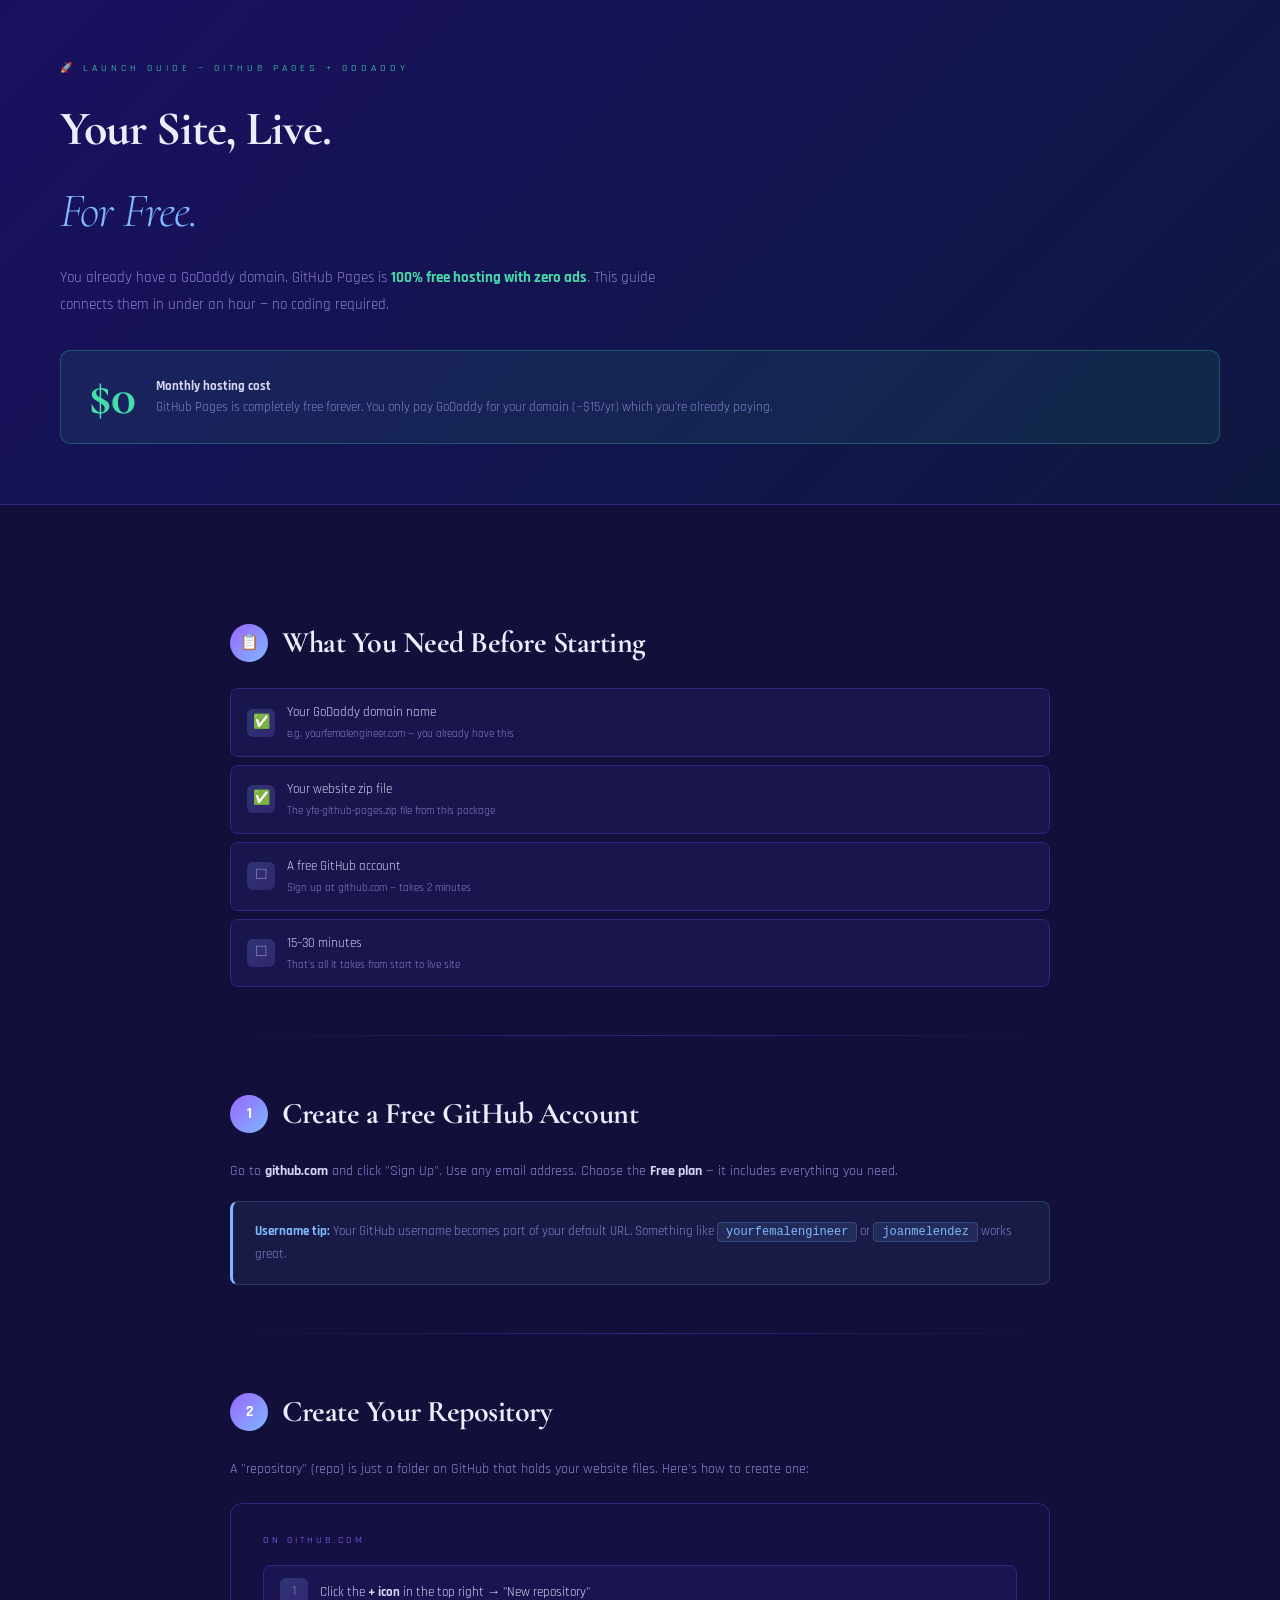
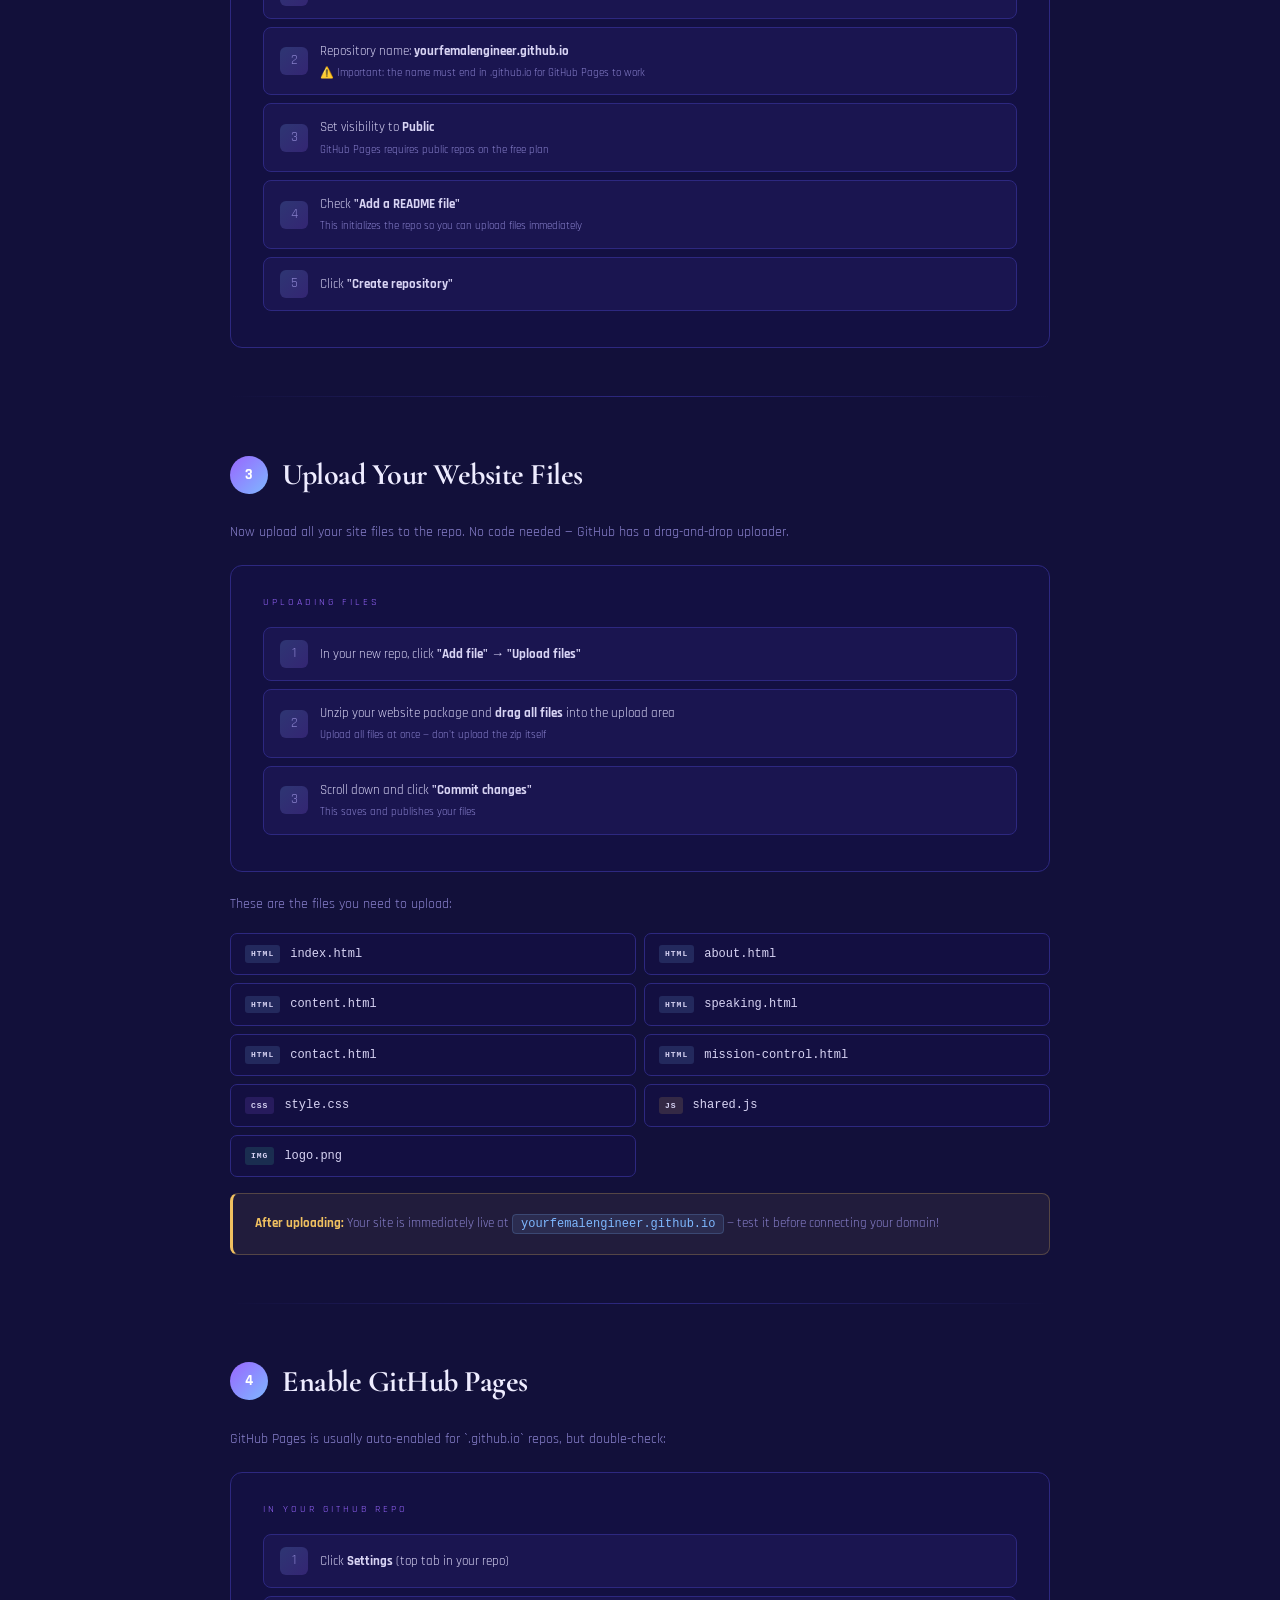
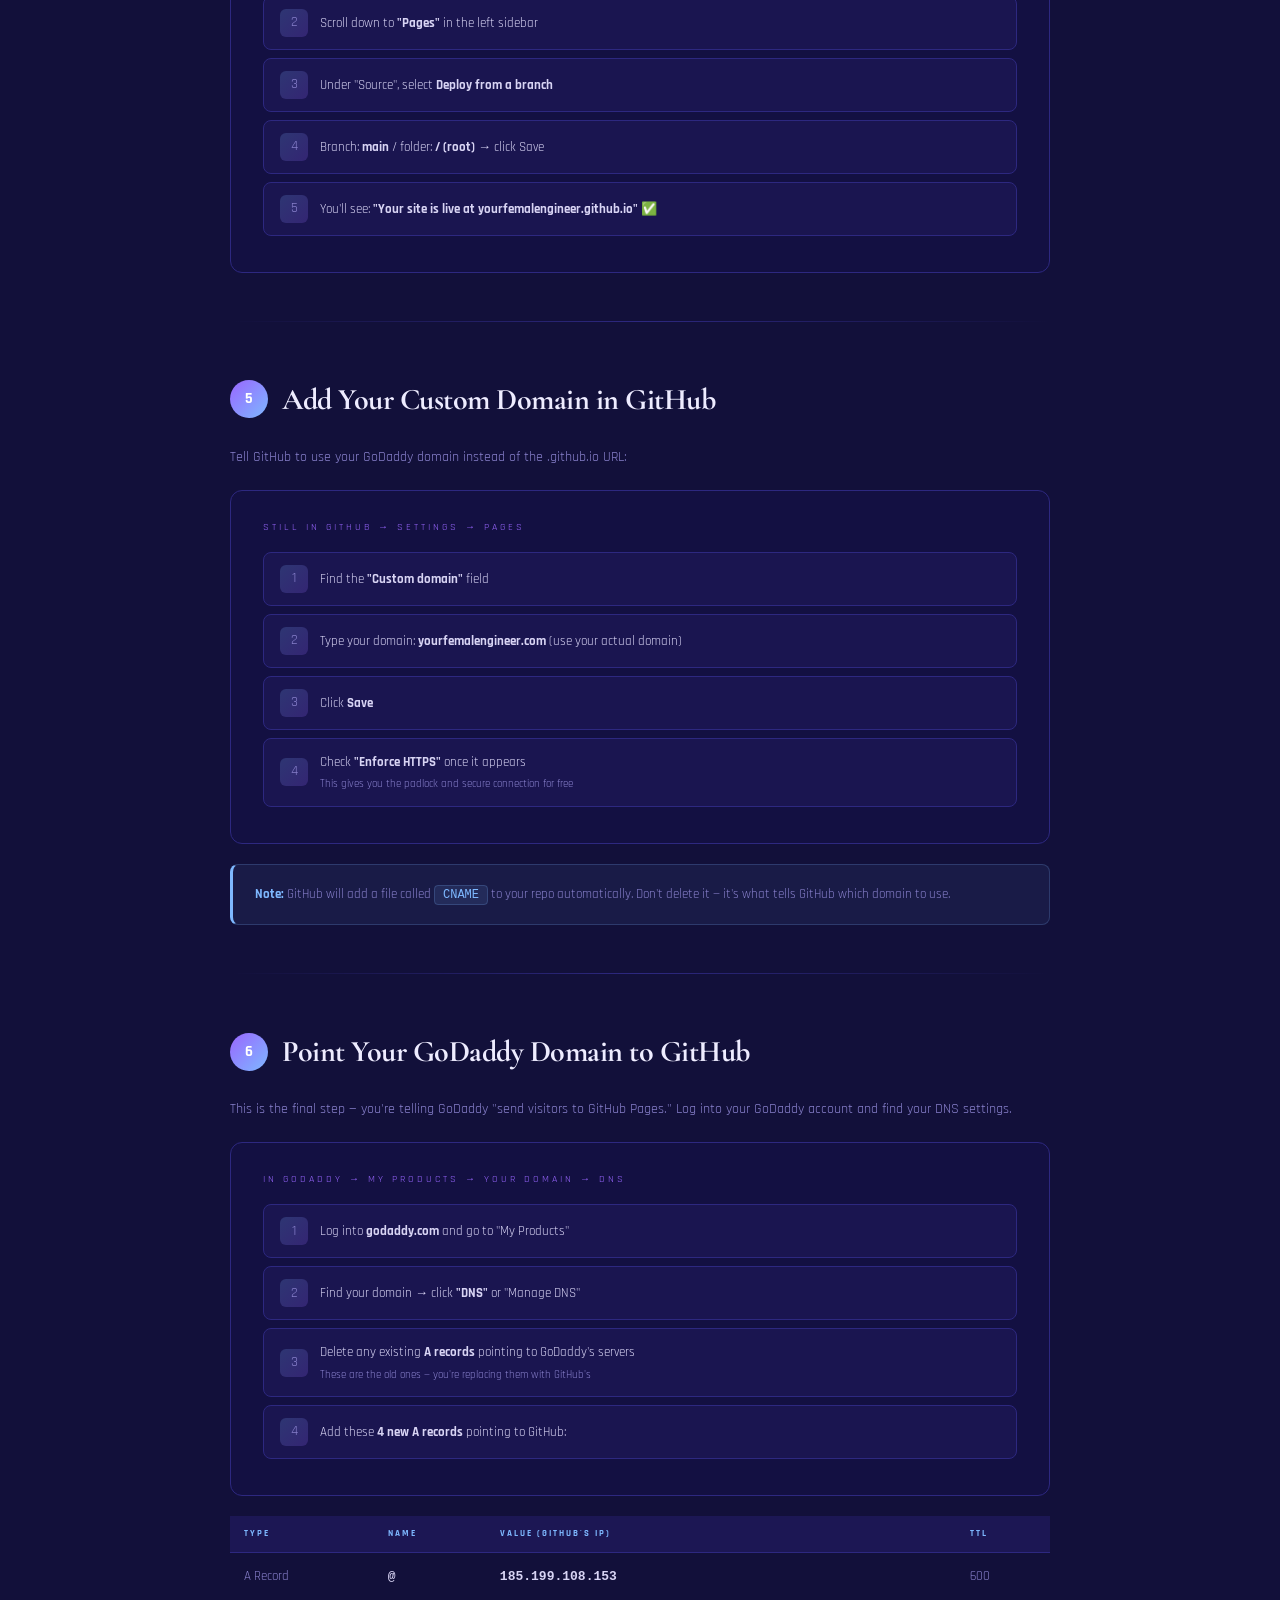
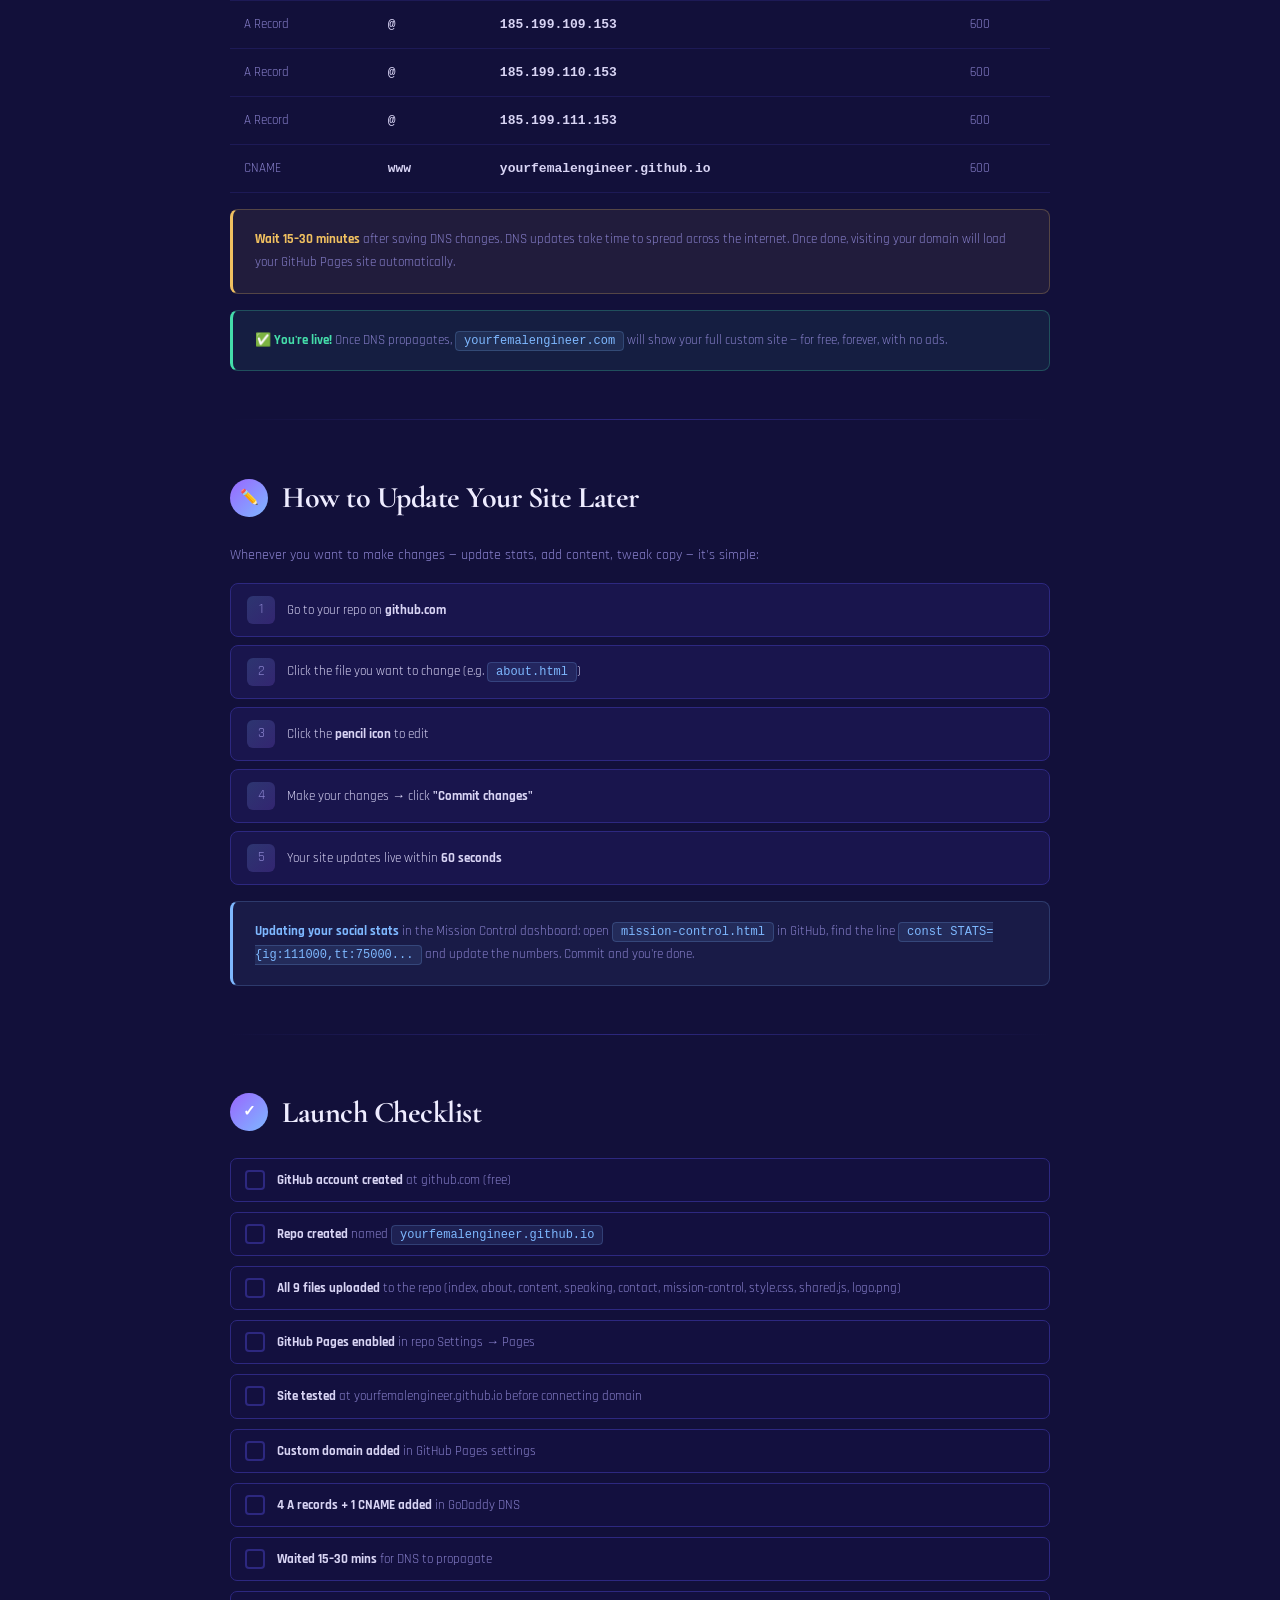
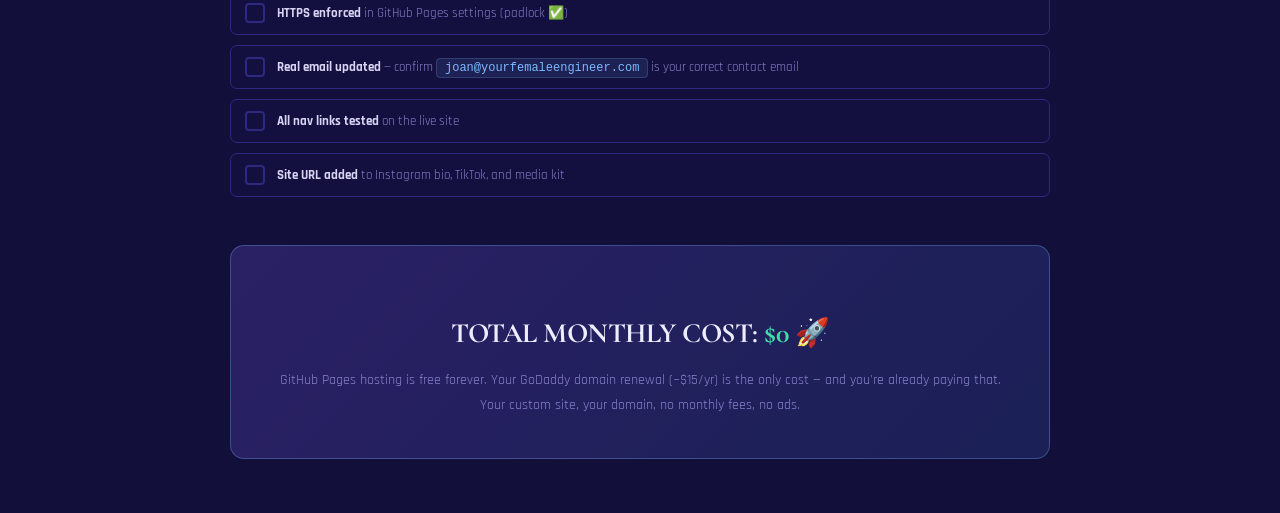
<file: SETUP-GUIDE.html>
<!DOCTYPE html>
<html lang="en">
<head>
<meta charset="UTF-8">
<meta name="viewport" content="width=device-width, initial-scale=1.0">
<title>GitHub Pages + GoDaddy Setup Guide — @YourFemaleEngineer</title>
<link href="https://fonts.googleapis.com/css2?family=Rajdhani:wght@400;500;600;700&family=Cormorant+Garamond:wght@400;600;700&display=swap" rel="stylesheet">
<style>
:root{
  --black:#12103a;--card:#1e1a5a;--border:#2d2880;
  --soft:#8880cc;--text:#d8d4f4;--bright:#eeecff;
  --accent:#7eb8ff;--gold:#f0c060;--green:#44ddaa;--purple:#9966ff;--red:#ff6680;
}
*{margin:0;padding:0;box-sizing:border-box;}
body{background:var(--black);color:var(--text);font-family:'Rajdhani',sans-serif;line-height:1.7;}

.hero{background:linear-gradient(135deg,#1a1060,#0d1840);padding:60px;border-bottom:1px solid var(--border);}
.hero-tag{font-size:10px;letter-spacing:4px;color:var(--green);text-transform:uppercase;margin-bottom:12px;}
.hero-title{font-family:'Cormorant Garamond',serif;font-size:48px;font-weight:700;color:var(--bright);letter-spacing:-1px;margin-bottom:12px;}
.hero-title em{color:var(--accent);font-style:italic;font-weight:300;}
.hero-sub{font-size:15px;color:var(--soft);max-width:640px;line-height:1.8;}
.hero-sub strong{color:var(--green);}

.cost-banner{display:flex;align-items:center;gap:20px;background:rgba(68,221,170,0.08);border:1px solid rgba(68,221,170,0.25);border-radius:10px;padding:20px 28px;margin:32px 0 0;}
.cost-num{font-family:'Cormorant Garamond',serif;font-size:52px;font-weight:700;color:var(--green);line-height:1;}
.cost-label{font-size:13px;color:var(--soft);line-height:1.6;}
.cost-label strong{color:var(--text);}

.content{max-width:900px;margin:0 auto;padding:60px 40px;}

h2{font-family:'Cormorant Garamond',serif;font-size:30px;font-weight:700;color:var(--bright);margin:52px 0 20px;letter-spacing:-.5px;display:flex;align-items:center;gap:14px;}
.step-badge{width:38px;height:38px;border-radius:50%;background:linear-gradient(135deg,var(--purple),var(--accent));color:#fff;font-family:'Rajdhani',sans-serif;font-size:15px;font-weight:700;display:flex;align-items:center;justify-content:center;flex-shrink:0;}
h3{font-size:12px;font-weight:600;color:var(--accent);letter-spacing:3px;text-transform:uppercase;margin:24px 0 10px;}
p{font-size:14px;color:var(--soft);margin-bottom:14px;line-height:1.8;}
p strong{color:var(--text);}
a{color:var(--accent);}

.box{border-radius:8px;padding:18px 22px;margin:16px 0;font-size:13px;line-height:1.8;}
.box-green{background:rgba(68,221,170,0.07);border:1px solid rgba(68,221,170,0.25);border-left:3px solid var(--green);color:var(--soft);}
.box-green strong{color:var(--green);}
.box-blue{background:rgba(126,184,255,0.07);border:1px solid rgba(126,184,255,0.2);border-left:3px solid var(--accent);color:var(--soft);}
.box-blue strong{color:var(--accent);}
.box-gold{background:rgba(240,192,96,0.07);border:1px solid rgba(240,192,96,0.25);border-left:3px solid var(--gold);color:var(--soft);}
.box-gold strong{color:var(--gold);}

.step-visual{background:rgba(20,16,70,0.7);border:1px solid var(--border);border-radius:12px;padding:28px 32px;margin:20px 0;}
.step-visual-title{font-size:10px;letter-spacing:3px;color:var(--purple);text-transform:uppercase;margin-bottom:16px;}

.action-row{display:flex;align-items:center;gap:12px;padding:12px 16px;background:rgba(30,26,90,0.6);border:1px solid var(--border);border-radius:8px;margin:8px 0;font-size:13px;color:var(--soft);}
.action-icon{width:28px;height:28px;border-radius:6px;background:linear-gradient(135deg,rgba(126,184,255,0.2),rgba(153,102,255,0.2));display:flex;align-items:center;justify-content:center;font-size:14px;flex-shrink:0;}
.action-text{flex:1;color:var(--text);}
.action-detail{font-size:11px;color:var(--soft);margin-top:2px;}

code{background:rgba(126,184,255,0.1);border:1px solid rgba(126,184,255,0.2);padding:2px 8px;border-radius:4px;font-family:monospace;font-size:12px;color:var(--accent);}
.code-block{background:rgba(10,8,40,0.8);border:1px solid var(--border);border-radius:8px;padding:16px 20px;font-family:monospace;font-size:13px;color:var(--green);line-height:2;margin:14px 0;white-space:pre-wrap;}

.dns-table{width:100%;border-collapse:collapse;margin:16px 0;font-size:13px;}
.dns-table th{background:rgba(30,26,90,0.8);color:var(--accent);font-size:9px;letter-spacing:2px;text-transform:uppercase;padding:10px 14px;text-align:left;border-bottom:1px solid var(--border);}
.dns-table td{padding:12px 14px;border-bottom:1px solid rgba(45,40,128,0.4);color:var(--soft);}
.dns-table td strong{color:var(--text);font-family:monospace;}
.dns-table tr:hover td{background:rgba(30,26,90,0.4);}

.checklist{list-style:none;display:flex;flex-direction:column;gap:10px;margin:16px 0;}
.checklist li{display:flex;align-items:flex-start;gap:12px;font-size:13px;color:var(--soft);padding:10px 14px;background:rgba(20,16,70,0.4);border:1px solid var(--border);border-radius:7px;}
.checklist li .check{width:20px;height:20px;border:2px solid var(--border);border-radius:4px;flex-shrink:0;margin-top:1px;}
.checklist li strong{color:var(--text);}

.divider{height:1px;background:linear-gradient(90deg,transparent,var(--border),transparent);margin:48px 0;}

.files-grid{display:grid;grid-template-columns:1fr 1fr;gap:8px;margin:16px 0;}
.file-chip{display:flex;align-items:center;gap:10px;padding:10px 14px;background:rgba(20,16,70,0.6);border:1px solid var(--border);border-radius:7px;font-size:12px;}
.file-chip .ext{font-size:8px;letter-spacing:1px;padding:2px 6px;border-radius:3px;font-weight:600;flex-shrink:0;}
.ext-html{background:rgba(126,184,255,0.15);color:var(--accent);}
.ext-css{background:rgba(153,102,255,0.15);color:var(--purple);}
.ext-js{background:rgba(240,192,96,0.15);color:var(--gold);}
.ext-img{background:rgba(68,221,170,0.15);color:var(--green);}
.file-chip span{color:var(--text);font-family:monospace;}

.big-cta{background:linear-gradient(135deg,rgba(100,70,200,0.3),rgba(60,100,200,0.2));border:1px solid rgba(126,184,255,0.3);border-radius:14px;padding:40px;text-align:center;margin-top:48px;}
.big-cta h3{font-family:'Cormorant Garamond',serif;font-size:28px;color:var(--bright);font-weight:700;margin-bottom:10px;letter-spacing:-.5px;}
.big-cta p{font-size:14px;color:var(--soft);margin-bottom:0;}
.big-cta strong{color:var(--green);}
</style>
</head>
<body>

<!-- HERO -->
<div class="hero">
  <div class="hero-tag">🚀 Launch Guide — GitHub Pages + GoDaddy</div>
  <h1 class="hero-title">Your Site, Live.<br><em>For Free.</em></h1>
  <p class="hero-sub">You already have a GoDaddy domain. GitHub Pages is <strong>100% free hosting with zero ads</strong>. This guide connects them in under an hour — no coding required.</p>

  <div class="cost-banner">
    <div class="cost-num">$0</div>
    <div class="cost-label">
      <strong>Monthly hosting cost</strong><br>
      GitHub Pages is completely free forever. You only pay GoDaddy for your domain (~$15/yr) which you're already paying.
    </div>
  </div>
</div>

<div class="content">

  <!-- WHAT YOU NEED -->
  <h2><span class="step-badge">📋</span> What You Need Before Starting</h2>
  <div class="action-row"><div class="action-icon">✅</div><div><div class="action-text">Your GoDaddy domain name</div><div class="action-detail">e.g. yourfemalengineer.com — you already have this</div></div></div>
  <div class="action-row"><div class="action-icon">✅</div><div><div class="action-text">Your website zip file</div><div class="action-detail">The yfe-github-pages.zip file from this package</div></div></div>
  <div class="action-row"><div class="action-icon">☐</div><div><div class="action-text">A free GitHub account</div><div class="action-detail">Sign up at github.com — takes 2 minutes</div></div></div>
  <div class="action-row"><div class="action-icon">☐</div><div><div class="action-text">15–30 minutes</div><div class="action-detail">That's all it takes from start to live site</div></div></div>

  <div class="divider"></div>

  <!-- STEP 1 -->
  <h2><span class="step-badge">1</span> Create a Free GitHub Account</h2>
  <p>Go to <strong>github.com</strong> and click "Sign Up". Use any email address. Choose the <strong>Free plan</strong> — it includes everything you need.</p>
  <div class="box box-blue"><strong>Username tip:</strong> Your GitHub username becomes part of your default URL. Something like <code>yourfemalengineer</code> or <code>joanmelendez</code> works great.</div>

  <div class="divider"></div>

  <!-- STEP 2 -->
  <h2><span class="step-badge">2</span> Create Your Repository</h2>
  <p>A "repository" (repo) is just a folder on GitHub that holds your website files. Here's how to create one:</p>

  <div class="step-visual">
    <div class="step-visual-title">On GitHub.com</div>
    <div class="action-row"><div class="action-icon">1</div><div><div class="action-text">Click the <strong>+ icon</strong> in the top right → "New repository"</div></div></div>
    <div class="action-row"><div class="action-icon">2</div><div><div class="action-text">Repository name: <strong>yourfemalengineer.github.io</strong></div><div class="action-detail">⚠️ Important: the name must end in .github.io for GitHub Pages to work</div></div></div>
    <div class="action-row"><div class="action-icon">3</div><div><div class="action-text">Set visibility to <strong>Public</strong></div><div class="action-detail">GitHub Pages requires public repos on the free plan</div></div></div>
    <div class="action-row"><div class="action-icon">4</div><div><div class="action-text">Check <strong>"Add a README file"</strong></div><div class="action-detail">This initializes the repo so you can upload files immediately</div></div></div>
    <div class="action-row"><div class="action-icon">5</div><div><div class="action-text">Click <strong>"Create repository"</strong></div></div></div>
  </div>

  <div class="divider"></div>

  <!-- STEP 3 -->
  <h2><span class="step-badge">3</span> Upload Your Website Files</h2>
  <p>Now upload all your site files to the repo. No code needed — GitHub has a drag-and-drop uploader.</p>

  <div class="step-visual">
    <div class="step-visual-title">Uploading Files</div>
    <div class="action-row"><div class="action-icon">1</div><div><div class="action-text">In your new repo, click <strong>"Add file" → "Upload files"</strong></div></div></div>
    <div class="action-row"><div class="action-icon">2</div><div><div class="action-text">Unzip your website package and <strong>drag all files</strong> into the upload area</div><div class="action-detail">Upload all files at once — don't upload the zip itself</div></div></div>
    <div class="action-row"><div class="action-icon">3</div><div><div class="action-text">Scroll down and click <strong>"Commit changes"</strong></div><div class="action-detail">This saves and publishes your files</div></div></div>
  </div>

  <p>These are the files you need to upload:</p>
  <div class="files-grid">
    <div class="file-chip"><span class="ext ext-html">HTML</span><span>index.html</span></div>
    <div class="file-chip"><span class="ext ext-html">HTML</span><span>about.html</span></div>
    <div class="file-chip"><span class="ext ext-html">HTML</span><span>content.html</span></div>
    <div class="file-chip"><span class="ext ext-html">HTML</span><span>speaking.html</span></div>
    <div class="file-chip"><span class="ext ext-html">HTML</span><span>contact.html</span></div>
    <div class="file-chip"><span class="ext ext-html">HTML</span><span>mission-control.html</span></div>
    <div class="file-chip"><span class="ext ext-css">CSS</span><span>style.css</span></div>
    <div class="file-chip"><span class="ext ext-js">JS</span><span>shared.js</span></div>
    <div class="file-chip"><span class="ext ext-img">IMG</span><span>logo.png</span></div>
  </div>

  <div class="box box-gold"><strong>After uploading:</strong> Your site is immediately live at <code>yourfemalengineer.github.io</code> — test it before connecting your domain!</div>

  <div class="divider"></div>

  <!-- STEP 4 -->
  <h2><span class="step-badge">4</span> Enable GitHub Pages</h2>
  <p>GitHub Pages is usually auto-enabled for `.github.io` repos, but double-check:</p>

  <div class="step-visual">
    <div class="step-visual-title">In your GitHub repo</div>
    <div class="action-row"><div class="action-icon">1</div><div><div class="action-text">Click <strong>Settings</strong> (top tab in your repo)</div></div></div>
    <div class="action-row"><div class="action-icon">2</div><div><div class="action-text">Scroll down to <strong>"Pages"</strong> in the left sidebar</div></div></div>
    <div class="action-row"><div class="action-icon">3</div><div><div class="action-text">Under "Source", select <strong>Deploy from a branch</strong></div></div></div>
    <div class="action-row"><div class="action-icon">4</div><div><div class="action-text">Branch: <strong>main</strong> / folder: <strong>/ (root)</strong> → click Save</div></div></div>
    <div class="action-row"><div class="action-icon">5</div><div><div class="action-text">You'll see: <strong>"Your site is live at yourfemalengineer.github.io"</strong> ✅</div></div></div>
  </div>

  <div class="divider"></div>

  <!-- STEP 5 -->
  <h2><span class="step-badge">5</span> Add Your Custom Domain in GitHub</h2>
  <p>Tell GitHub to use your GoDaddy domain instead of the .github.io URL:</p>

  <div class="step-visual">
    <div class="step-visual-title">Still in GitHub → Settings → Pages</div>
    <div class="action-row"><div class="action-icon">1</div><div><div class="action-text">Find the <strong>"Custom domain"</strong> field</div></div></div>
    <div class="action-row"><div class="action-icon">2</div><div><div class="action-text">Type your domain: <strong>yourfemalengineer.com</strong> (use your actual domain)</div></div></div>
    <div class="action-row"><div class="action-icon">3</div><div><div class="action-text">Click <strong>Save</strong></div></div></div>
    <div class="action-row"><div class="action-icon">4</div><div><div class="action-text">Check <strong>"Enforce HTTPS"</strong> once it appears</div><div class="action-detail">This gives you the padlock and secure connection for free</div></div></div>
  </div>

  <div class="box box-blue"><strong>Note:</strong> GitHub will add a file called <code>CNAME</code> to your repo automatically. Don't delete it — it's what tells GitHub which domain to use.</div>

  <div class="divider"></div>

  <!-- STEP 6 -->
  <h2><span class="step-badge">6</span> Point Your GoDaddy Domain to GitHub</h2>
  <p>This is the final step — you're telling GoDaddy "send visitors to GitHub Pages." Log into your GoDaddy account and find your DNS settings.</p>

  <div class="step-visual">
    <div class="step-visual-title">In GoDaddy → My Products → Your Domain → DNS</div>
    <div class="action-row"><div class="action-icon">1</div><div><div class="action-text">Log into <strong>godaddy.com</strong> and go to "My Products"</div></div></div>
    <div class="action-row"><div class="action-icon">2</div><div><div class="action-text">Find your domain → click <strong>"DNS"</strong> or "Manage DNS"</div></div></div>
    <div class="action-row"><div class="action-icon">3</div><div><div class="action-text">Delete any existing <strong>A records</strong> pointing to GoDaddy's servers</div><div class="action-detail">These are the old ones — you're replacing them with GitHub's</div></div></div>
    <div class="action-row"><div class="action-icon">4</div><div><div class="action-text">Add these <strong>4 new A records</strong> pointing to GitHub:</div></div></div>
  </div>

  <table class="dns-table">
    <tr>
      <th>Type</th>
      <th>Name</th>
      <th>Value (GitHub's IP)</th>
      <th>TTL</th>
    </tr>
    <tr><td>A Record</td><td><strong>@</strong></td><td><strong>185.199.108.153</strong></td><td>600</td></tr>
    <tr><td>A Record</td><td><strong>@</strong></td><td><strong>185.199.109.153</strong></td><td>600</td></tr>
    <tr><td>A Record</td><td><strong>@</strong></td><td><strong>185.199.110.153</strong></td><td>600</td></tr>
    <tr><td>A Record</td><td><strong>@</strong></td><td><strong>185.199.111.153</strong></td><td>600</td></tr>
    <tr><td>CNAME</td><td><strong>www</strong></td><td><strong>yourfemalengineer.github.io</strong></td><td>600</td></tr>
  </table>

  <div class="box box-gold"><strong>Wait 15–30 minutes</strong> after saving DNS changes. DNS updates take time to spread across the internet. Once done, visiting your domain will load your GitHub Pages site automatically.</div>

  <div class="box box-green"><strong>✅ You're live!</strong> Once DNS propagates, <code>yourfemalengineer.com</code> will show your full custom site — for free, forever, with no ads.</div>

  <div class="divider"></div>

  <!-- UPDATING YOUR SITE -->
  <h2><span class="step-badge">✏️</span> How to Update Your Site Later</h2>
  <p>Whenever you want to make changes — update stats, add content, tweak copy — it's simple:</p>

  <div class="action-row"><div class="action-icon">1</div><div><div class="action-text">Go to your repo on <strong>github.com</strong></div></div></div>
  <div class="action-row"><div class="action-icon">2</div><div><div class="action-text">Click the file you want to change (e.g. <code>about.html</code>)</div></div></div>
  <div class="action-row"><div class="action-icon">3</div><div><div class="action-text">Click the <strong>pencil icon</strong> to edit</div></div></div>
  <div class="action-row"><div class="action-icon">4</div><div><div class="action-text">Make your changes → click <strong>"Commit changes"</strong></div></div></div>
  <div class="action-row"><div class="action-icon">5</div><div><div class="action-text">Your site updates live within <strong>60 seconds</strong></div></div></div>

  <div class="box box-blue"><strong>Updating your social stats</strong> in the Mission Control dashboard: open <code>mission-control.html</code> in GitHub, find the line <code>const STATS={ig:111000,tt:75000...</code> and update the numbers. Commit and you're done.</div>

  <div class="divider"></div>

  <!-- FINAL CHECKLIST -->
  <h2><span class="step-badge">✓</span> Launch Checklist</h2>
  <ul class="checklist">
    <li><div class="check"></div><div><strong>GitHub account created</strong> at github.com (free)</div></li>
    <li><div class="check"></div><div><strong>Repo created</strong> named <code>yourfemalengineer.github.io</code></div></li>
    <li><div class="check"></div><div><strong>All 9 files uploaded</strong> to the repo (index, about, content, speaking, contact, mission-control, style.css, shared.js, logo.png)</div></li>
    <li><div class="check"></div><div><strong>GitHub Pages enabled</strong> in repo Settings → Pages</div></li>
    <li><div class="check"></div><div><strong>Site tested</strong> at yourfemalengineer.github.io before connecting domain</div></li>
    <li><div class="check"></div><div><strong>Custom domain added</strong> in GitHub Pages settings</div></li>
    <li><div class="check"></div><div><strong>4 A records + 1 CNAME added</strong> in GoDaddy DNS</div></li>
    <li><div class="check"></div><div><strong>Waited 15–30 mins</strong> for DNS to propagate</div></li>
    <li><div class="check"></div><div><strong>HTTPS enforced</strong> in GitHub Pages settings (padlock ✅)</div></li>
    <li><div class="check"></div><div><strong>Real email updated</strong> — confirm <code>joan@yourfemaleengineer.com</code> is your correct contact email</div></li>
    <li><div class="check"></div><div><strong>All nav links tested</strong> on the live site</div></li>
    <li><div class="check"></div><div><strong>Site URL added</strong> to Instagram bio, TikTok, and media kit</div></li>
  </ul>

  <div class="big-cta">
    <h3>Total monthly cost: <strong>$0</strong> 🚀</h3>
    <p>GitHub Pages hosting is free forever. Your GoDaddy domain renewal (~$15/yr) is the only cost — and you're already paying that. Your custom site, your domain, no monthly fees, no ads.</p>
  </div>

</div>
</body>
</html>
</file>
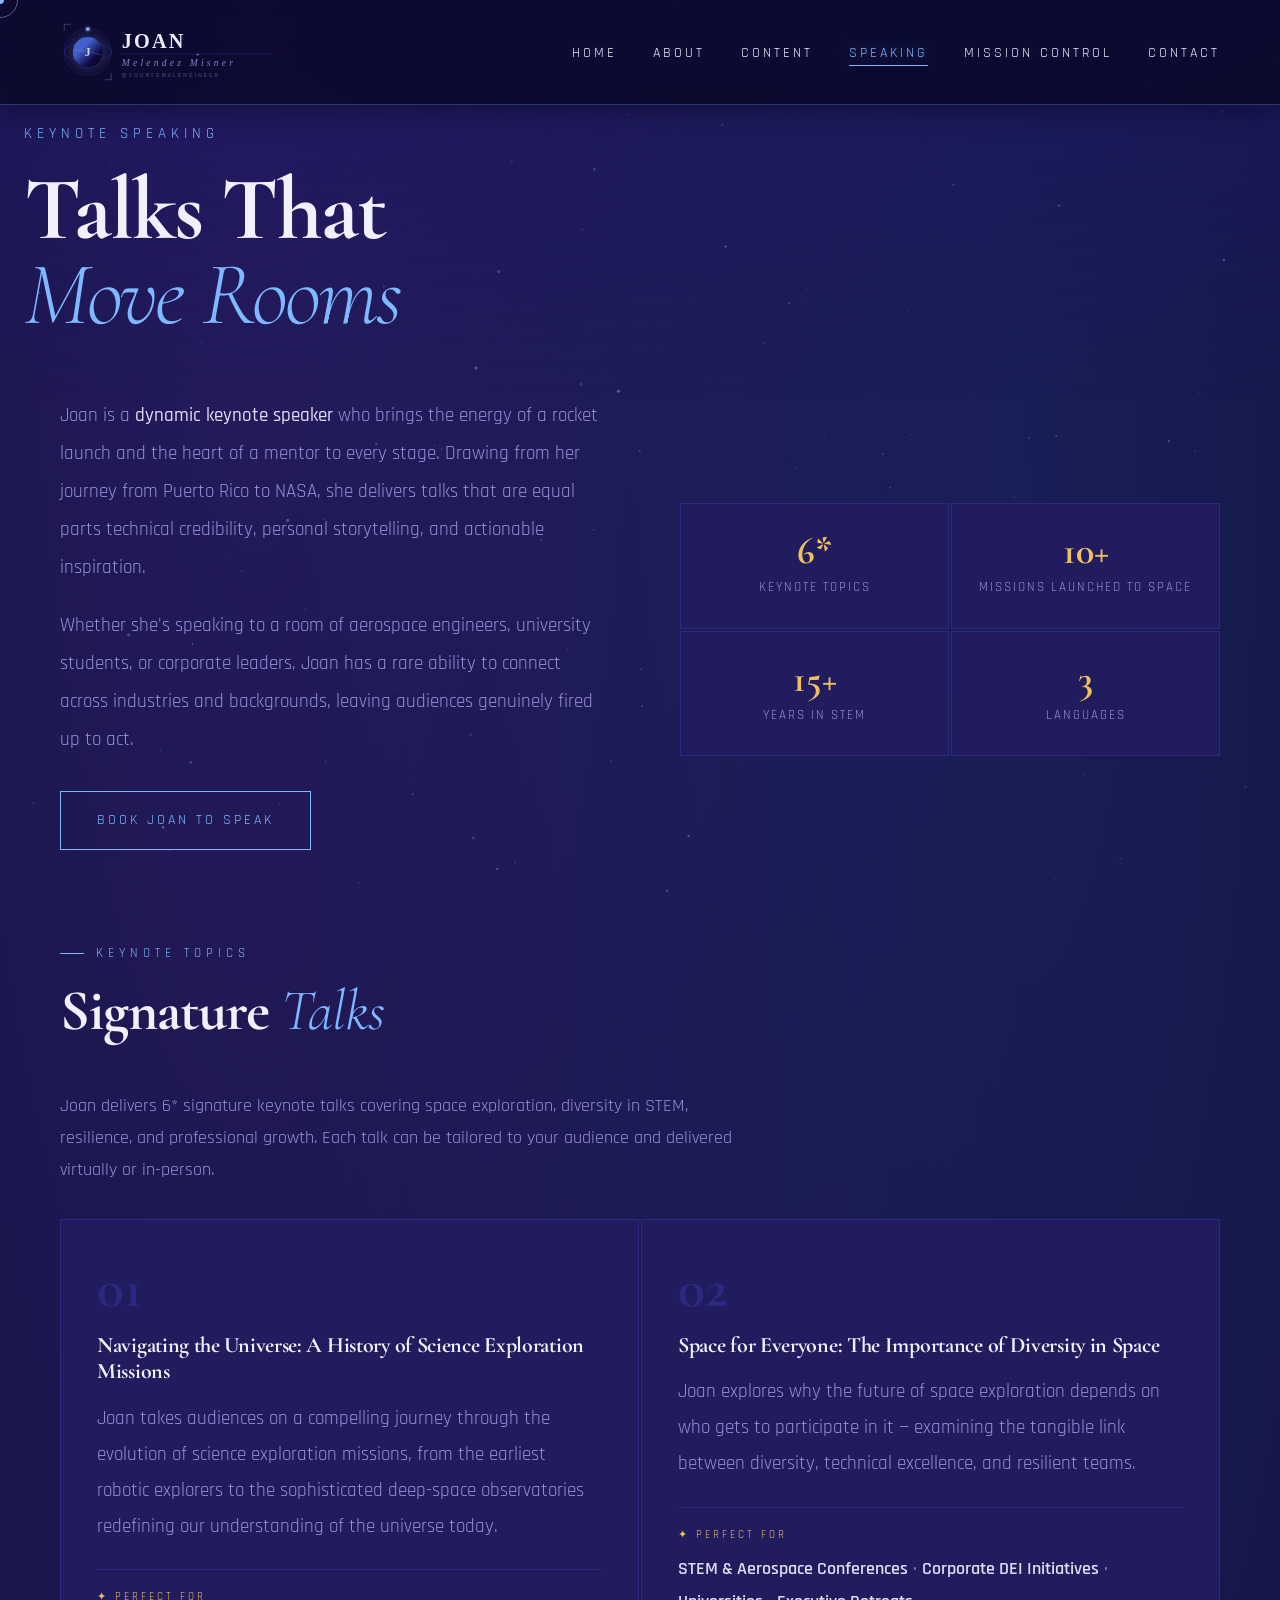
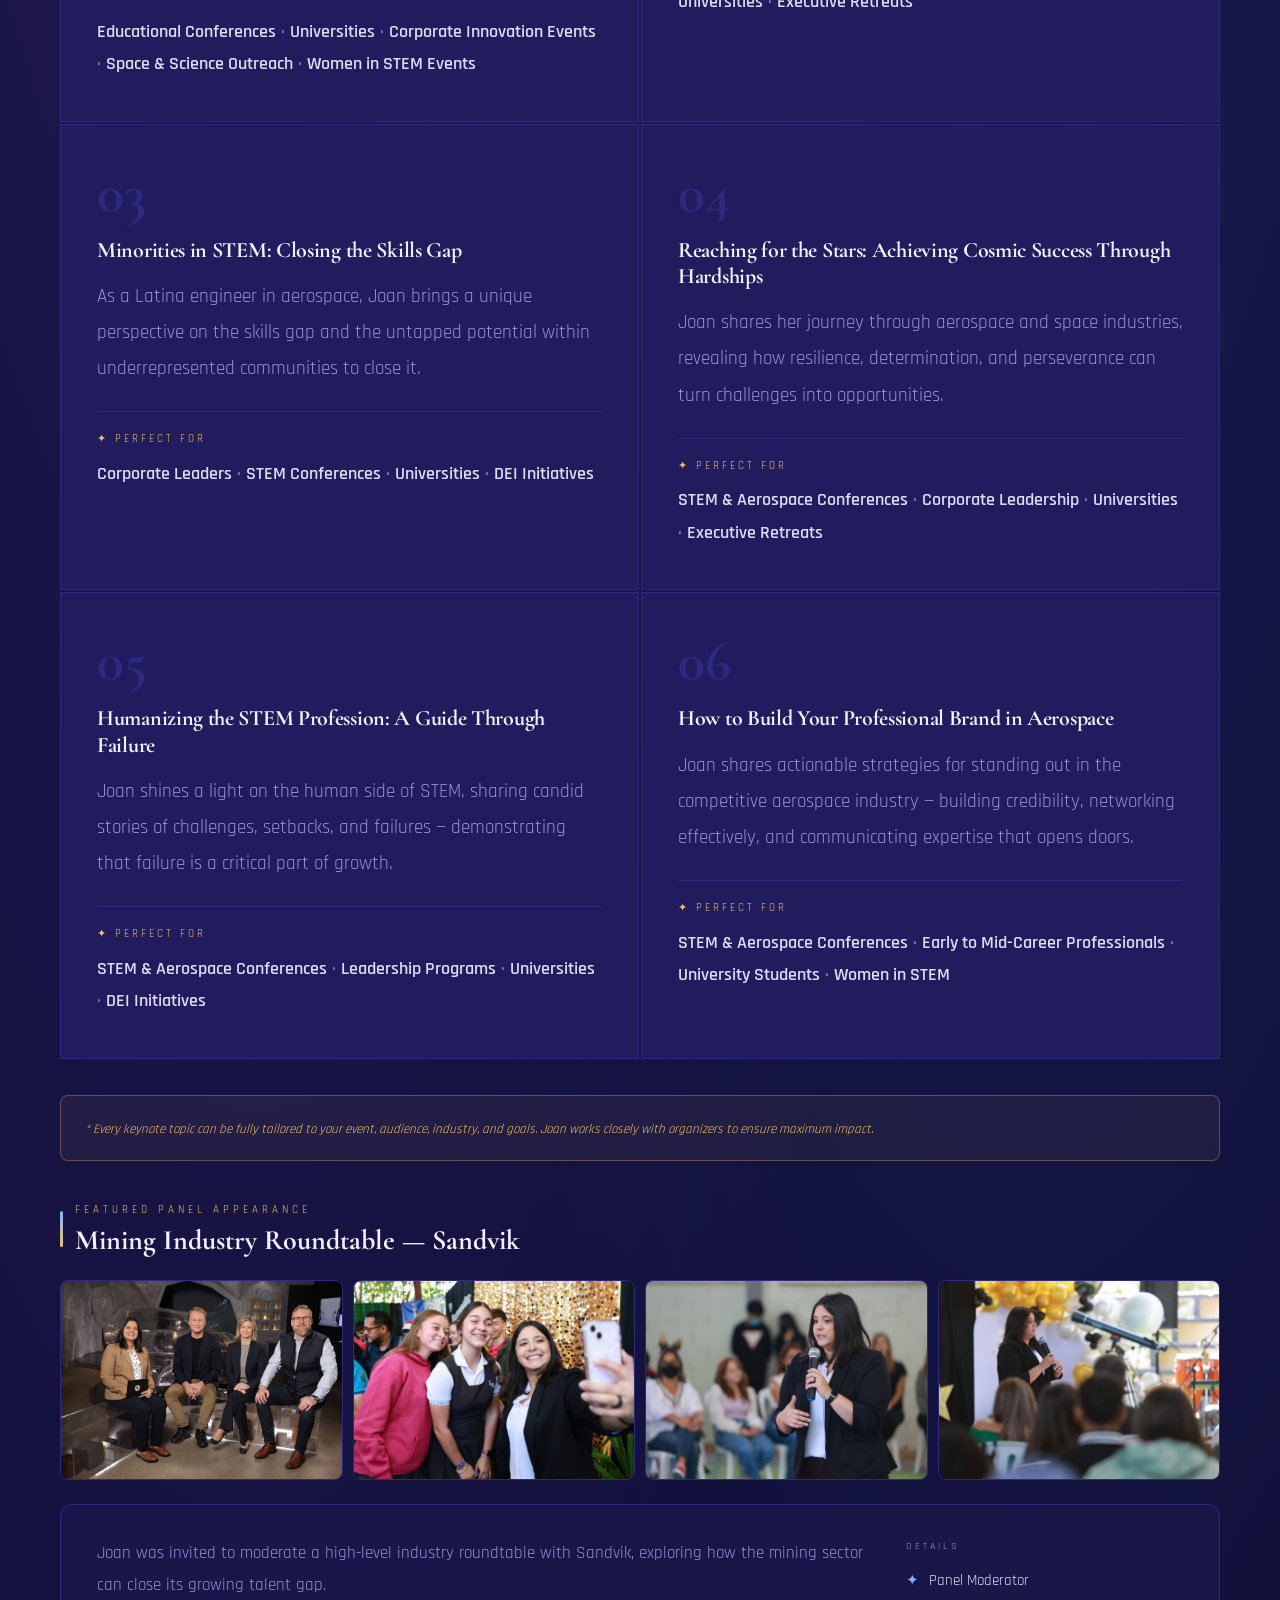
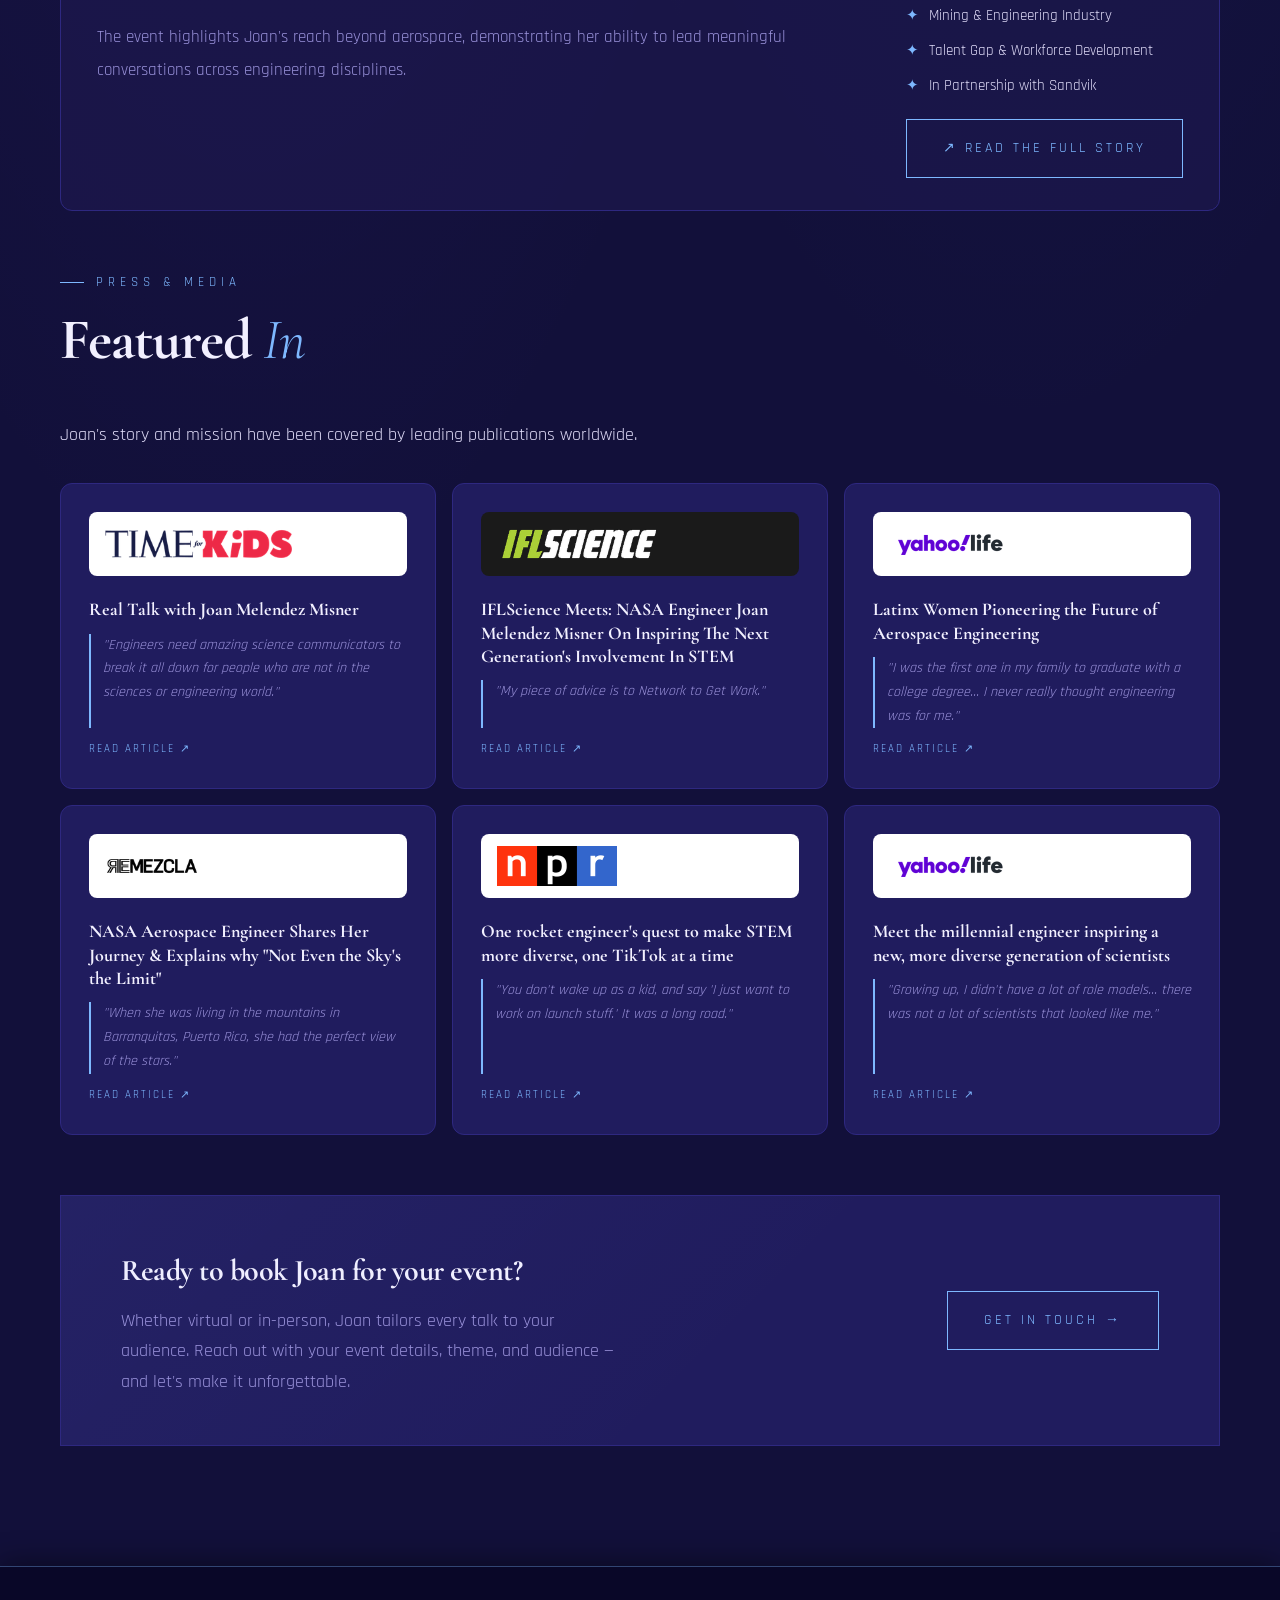
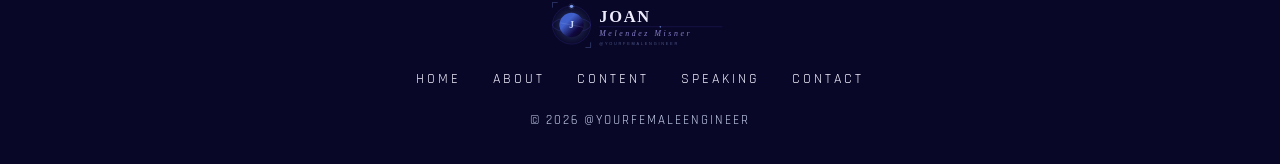
<file: speaking.html>
<!DOCTYPE html>
<html lang="en">
<head>
<meta charset="UTF-8">
<meta name="viewport" content="width=device-width, initial-scale=1.0">
<title>Speaking — Joan Melendez Misner</title>
<link rel="stylesheet" href="style.css">
<style>
.speaking-wrap{padding:0 60px 120px;max-width:1300px;margin:0 auto;position:relative;z-index:1;}
.speaking-intro{display:grid;grid-template-columns:1fr 1fr;gap:80px;align-items:center;margin-bottom:80px;}
.speaking-intro-text p{font-size:19px;line-height:2;color:var(--soft);margin-bottom:20px;}
.speaking-intro-text p strong{color:var(--text);font-weight:500;}
.speaking-stats{display:grid;grid-template-columns:1fr 1fr;gap:2px;}
.speaking-stat{background:var(--card);border:1px solid var(--border);padding:28px 24px;text-align:center;transition:border-color .3s;}
.speaking-stat:hover{border-color:var(--gold);}
.speaking-stat-num{font-family:'Cormorant Garamond',serif;font-size:38px;font-weight:700;color:var(--gold);line-height:1;margin-bottom:6px;}
.speaking-stat-label{font-size:13px;letter-spacing:2px;color:var(--soft);text-transform:uppercase;}
.topics-grid{display:grid;grid-template-columns:1fr 1fr;gap:2px;margin-bottom:60px;}
.topic-card{background:var(--card);border:1px solid var(--border);padding:40px 36px;position:relative;overflow:hidden;transition:border-color .3s,background .3s;cursor:default;}
.topic-card:hover{background:#0f1222;border-color:var(--accent);}
.topic-card::before{content:'';position:absolute;top:0;left:0;right:0;height:2px;background:linear-gradient(90deg,var(--accent),var(--gold));transform:scaleX(0);transform-origin:left;transition:transform .5s;}
.topic-card:hover::before{transform:scaleX(1);}
.topic-number{font-family:'Cormorant Garamond',serif;font-size:56px;font-weight:900;color:var(--border);line-height:1;margin-bottom:16px;transition:color .3s;}
.topic-card:hover .topic-number{color:var(--muted);}
.topic-title{font-family:'Cormorant Garamond',serif;font-size:22px;font-weight:700;color:var(--bright);line-height:1.2;margin-bottom:16px;letter-spacing:-.3px;}
.topic-desc{font-size:19px;color:var(--soft);line-height:1.9;margin-bottom:24px;}
.topic-perfect{border-top:1px solid var(--border);padding-top:18px;}
.topic-perfect-label{font-size:11px;letter-spacing:3px;color:var(--gold);text-transform:uppercase;margin-bottom:8px;}
.topic-perfect-list{font-size:18px;color:var(--soft);line-height:1.8;font-weight:500;}
.topic-perfect-list strong{color:var(--text);font-weight:600;}
.speaking-cta-band{background:var(--card);border:1px solid var(--border);padding:48px 60px;display:flex;align-items:center;justify-content:space-between;gap:40px;flex-wrap:wrap;position:relative;overflow:hidden;}
.speaking-cta-band::before{content:'';position:absolute;inset:0;background:linear-gradient(135deg,rgba(139,174,255,.04),transparent 60%);}
.speaking-cta-text h3{font-family:'Cormorant Garamond',serif;font-size:30px;font-weight:700;color:var(--bright);letter-spacing:-.5px;margin-bottom:8px;}
.speaking-cta-text p{font-size:18px;color:var(--soft);line-height:1.7;max-width:500px;}
@media(max-width:900px){
  .speaking-wrap{padding:0 24px 80px;}
  .speaking-intro{grid-template-columns:1fr;gap:40px;}
  .topics-grid{grid-template-columns:1fr;}
  .speaking-cta-band{padding:36px 24px;flex-direction:column;text-align:center;}
}
.press-grid{display:grid;grid-template-columns:repeat(3,1fr);gap:16px;margin-bottom:60px;}
.press-card{background:var(--card);border:1px solid var(--border);border-radius:12px;padding:28px;text-decoration:none;color:inherit;display:flex;flex-direction:column;gap:12px;transition:border-color .3s,transform .2s,background .3s;position:relative;overflow:hidden;}
.press-card::before{content:'';position:absolute;top:0;left:0;right:0;height:2px;background:linear-gradient(90deg,var(--accent),var(--gold));transform:scaleX(0);transform-origin:left;transition:transform .4s;}
.press-card:hover{border-color:var(--accent);transform:translateY(-3px);background:rgba(45,40,128,0.5);}
.press-card:hover::before{transform:scaleX(1);}
.press-title{font-family:'Cormorant Garamond',serif;font-size:18px;font-weight:700;color:var(--bright);line-height:1.3;}
.press-quote{font-size:14px;color:var(--soft);line-height:1.7;font-style:italic;border-left:2px solid var(--accent);padding-left:12px;flex:1;}
.press-link{font-size:11px;letter-spacing:2px;color:var(--accent);text-transform:uppercase;}
.press-logo-wrap{height:64px;display:flex;align-items:center;justify-content:flex-start;margin-bottom:10px;background:#ffffff;border-radius:8px;padding:10px 16px;}
.press-logo-img{max-height:40px;max-width:190px;object-fit:contain;display:block;}
@media(max-width:900px){.press-grid{grid-template-columns:1fr;}}
</style>
</head>
<body>
<div class="cursor" id="cursor"></div>
<div class="cursor-ring" id="cursorRing"></div>
<canvas id="starfield"></canvas>

<nav id="nav">
  <a href="index.html" class="nav-logo"><img src="logo.svg" alt="YourFemaleEngineer" class="nav-logo-img"></a>
  <ul class="nav-links">
    <li><a href="index.html">Home</a></li>
    <li><a href="about.html">About</a></li>
    <li><a href="content.html">Content</a></li>
    <li><a href="speaking.html" class="active">Speaking</a></li>
    <li><a href="mission-control.html">Mission Control</a></li>
    <li><a href="contact.html">Contact</a></li>
  </ul>
  <button class="nav-hamburger" id="navHamburger" aria-label="Menu"><span></span><span></span><span></span></button>
</nav>

<div class="page-header">
  <div class="page-eyebrow">Keynote Speaking</div>
  <h1 class="page-title">Talks That<br><em>Move Rooms</em></h1>
</div>

<div class="speaking-wrap">

  <div class="speaking-intro reveal">
    <div class="speaking-intro-text">
      <p>Joan is a <strong>dynamic keynote speaker</strong> who brings the energy of a rocket launch and the heart of a mentor to every stage. Drawing from her journey from Puerto Rico to NASA, she delivers talks that are equal parts technical credibility, personal storytelling, and actionable inspiration.</p>
      <p>Whether she's speaking to a room of aerospace engineers, university students, or corporate leaders, Joan has a rare ability to connect across industries and backgrounds, leaving audiences genuinely fired up to act.</p>
      <a href="contact.html" class="btn-primary" style="margin-top:12px;">Book Joan to Speak</a>
    </div>
    <div class="speaking-stats">
      <div class="speaking-stat"><div class="speaking-stat-num">6*</div><div class="speaking-stat-label">Keynote Topics</div></div>
      <div class="speaking-stat"><div class="speaking-stat-num">10+</div><div class="speaking-stat-label">Missions Launched to Space</div></div>
      <div class="speaking-stat"><div class="speaking-stat-num">15+</div><div class="speaking-stat-label">Years in STEM</div></div>
      <div class="speaking-stat"><div class="speaking-stat-num">3</div><div class="speaking-stat-label">Languages</div></div>
    </div>
  </div>

  <div class="reveal" style="margin-bottom:32px;">
    <div class="section-label">Keynote Topics</div>
    <h2 class="section-title">Signature <em>Talks</em></h2>
    <p style="font-size:18px;color:var(--soft);line-height:1.8;max-width:700px;">Joan delivers 6* signature keynote talks covering space exploration, diversity in STEM, resilience, and professional growth. Each talk can be tailored to your audience and delivered virtually or in-person.</p>
  </div>

  <div class="topics-grid">
    <div class="topic-card reveal">
      <div class="topic-number">01</div>
      <div class="topic-title">Navigating the Universe: A History of Science Exploration Missions</div>
      <div class="topic-desc">Joan takes audiences on a compelling journey through the evolution of science exploration missions, from the earliest robotic explorers to the sophisticated deep-space observatories redefining our understanding of the universe today.</div>
      <div class="topic-perfect">
        <div class="topic-perfect-label">✦ Perfect For</div>
        <div class="topic-perfect-list"><strong>Educational Conferences</strong> · <strong>Universities</strong> · <strong>Corporate Innovation Events</strong> · <strong>Space & Science Outreach</strong> · <strong>Women in STEM Events</strong></div>
      </div>
    </div>
    <div class="topic-card reveal" style="transition-delay:.1s;">
      <div class="topic-number">02</div>
      <div class="topic-title">Space for Everyone: The Importance of Diversity in Space</div>
      <div class="topic-desc">Joan explores why the future of space exploration depends on who gets to participate in it — examining the tangible link between diversity, technical excellence, and resilient teams.</div>
      <div class="topic-perfect">
        <div class="topic-perfect-label">✦ Perfect For</div>
        <div class="topic-perfect-list"><strong>STEM & Aerospace Conferences</strong> · <strong>Corporate DEI Initiatives</strong> · <strong>Universities</strong> · <strong>Executive Retreats</strong></div>
      </div>
    </div>
    <div class="topic-card reveal" style="transition-delay:.15s;">
      <div class="topic-number">03</div>
      <div class="topic-title">Minorities in STEM: Closing the Skills Gap</div>
      <div class="topic-desc">As a Latina engineer in aerospace, Joan brings a unique perspective on the skills gap and the untapped potential within underrepresented communities to close it.</div>
      <div class="topic-perfect">
        <div class="topic-perfect-label">✦ Perfect For</div>
        <div class="topic-perfect-list"><strong>Corporate Leaders</strong> · <strong>STEM Conferences</strong> · <strong>Universities</strong> · <strong>DEI Initiatives</strong></div>
      </div>
    </div>
    <div class="topic-card reveal" style="transition-delay:.2s;">
      <div class="topic-number">04</div>
      <div class="topic-title">Reaching for the Stars: Achieving Cosmic Success Through Hardships</div>
      <div class="topic-desc">Joan shares her journey through aerospace and space industries, revealing how resilience, determination, and perseverance can turn challenges into opportunities.</div>
      <div class="topic-perfect">
        <div class="topic-perfect-label">✦ Perfect For</div>
        <div class="topic-perfect-list"><strong>STEM & Aerospace Conferences</strong> · <strong>Corporate Leadership</strong> · <strong>Universities</strong> · <strong>Executive Retreats</strong></div>
      </div>
    </div>
    <div class="topic-card reveal" style="transition-delay:.25s;">
      <div class="topic-number">05</div>
      <div class="topic-title">Humanizing the STEM Profession: A Guide Through Failure</div>
      <div class="topic-desc">Joan shines a light on the human side of STEM, sharing candid stories of challenges, setbacks, and failures — demonstrating that failure is a critical part of growth.</div>
      <div class="topic-perfect">
        <div class="topic-perfect-label">✦ Perfect For</div>
        <div class="topic-perfect-list"><strong>STEM & Aerospace Conferences</strong> · <strong>Leadership Programs</strong> · <strong>Universities</strong> · <strong>DEI Initiatives</strong></div>
      </div>
    </div>
    <div class="topic-card reveal" style="transition-delay:.3s;">
      <div class="topic-number">06</div>
      <div class="topic-title">How to Build Your Professional Brand in Aerospace</div>
      <div class="topic-desc">Joan shares actionable strategies for standing out in the competitive aerospace industry — building credibility, networking effectively, and communicating expertise that opens doors.</div>
      <div class="topic-perfect">
        <div class="topic-perfect-label">✦ Perfect For</div>
        <div class="topic-perfect-list"><strong>STEM & Aerospace Conferences</strong> · <strong>Early to Mid-Career Professionals</strong> · <strong>University Students</strong> · <strong>Women in STEM</strong></div>
      </div>
    </div>
  </div>

  <div style="margin:-24px 0 40px;padding:16px 24px;border:1px solid rgba(240,192,96,0.3);border-radius:8px;background:rgba(240,192,96,0.06);">
    <span style="color:var(--gold);font-size:13px;font-style:italic;">* Every keynote topic can be fully tailored to your event, audience, industry, and goals. Joan works closely with organizers to ensure maximum impact.</span>
  </div>

  <div class="sandvik-feature reveal" style="margin-bottom:60px;">
    <div style="display:flex;align-items:center;gap:12px;margin-bottom:24px;">
      <div style="width:3px;height:36px;background:linear-gradient(to bottom,var(--accent),var(--gold));border-radius:2px;flex-shrink:0;"></div>
      <div>
        <div style="font-size:11px;letter-spacing:4px;color:var(--gold);text-transform:uppercase;margin-bottom:4px;">Featured Panel Appearance</div>
        <div style="font-family:'Cormorant Garamond',serif;font-size:28px;font-weight:700;color:var(--bright);line-height:1.1;">Mining Industry Roundtable — Sandvik</div>
      </div>
    </div>
    <div style="display:grid;grid-template-columns:1fr 1fr 1fr 1fr;gap:10px;margin-bottom:24px;">
      <img src="photo-sandvik-panel.jpg" alt="Sandvik Panel" style="width:100%;height:200px;object-fit:cover;object-position:center top;border-radius:8px;border:1px solid var(--border);">
      <img src="photo-speaking-selfie.jpg" alt="With Students" style="width:100%;height:200px;object-fit:cover;object-position:center 20%;border-radius:8px;border:1px solid var(--border);">
      <img src="photo-speaking-mic.jpg" alt="Speaking" style="width:100%;height:200px;object-fit:cover;object-position:center 20%;border-radius:8px;border:1px solid var(--border);">
      <img src="photo-speaking-stage.jpg" alt="On Stage" style="width:100%;height:200px;object-fit:cover;object-position:center 25%;border-radius:8px;border:1px solid var(--border);">
    </div>
    <div style="background:rgba(30,26,80,0.6);border:1px solid var(--border);border-radius:12px;padding:32px 36px;display:flex;align-items:flex-start;justify-content:space-between;gap:40px;flex-wrap:wrap;">
      <div style="flex:1;min-width:280px;">
        <p style="font-size:17px;color:var(--soft);line-height:1.9;margin-bottom:20px;">Joan was invited to moderate a high-level industry roundtable with Sandvik, exploring how the mining sector can close its growing talent gap.</p>
        <p style="font-size:17px;color:var(--soft);line-height:1.9;">The event highlights Joan's reach beyond aerospace, demonstrating her ability to lead meaningful conversations across engineering disciplines.</p>
      </div>
      <div style="display:flex;flex-direction:column;gap:12px;flex-shrink:0;">
        <div style="font-size:10px;letter-spacing:3px;color:var(--soft);text-transform:uppercase;">Details</div>
        <div style="display:flex;flex-direction:column;gap:8px;">
          <div style="display:flex;align-items:center;gap:10px;font-size:15px;color:var(--text);"><span style="color:var(--accent);">✦</span>Panel Moderator</div>
          <div style="display:flex;align-items:center;gap:10px;font-size:15px;color:var(--text);"><span style="color:var(--accent);">✦</span>Mining & Engineering Industry</div>
          <div style="display:flex;align-items:center;gap:10px;font-size:15px;color:var(--text);"><span style="color:var(--accent);">✦</span>Talent Gap & Workforce Development</div>
          <div style="display:flex;align-items:center;gap:10px;font-size:15px;color:var(--text);"><span style="color:var(--accent);">✦</span>In Partnership with Sandvik</div>
        </div>
        <a href="https://www.home.sandvik/en/news-and-media/news/2025/11/roundtable-explores-bridging-talent-gap-in-mining/" target="_blank" rel="noopener" class="btn-primary" style="margin-top:8px;text-align:center;">↗ Read the Full Story</a>
      </div>
    </div>
  </div>

  <div class="divider"></div>

  <div class="section-head" style="margin-bottom:32px;">
    <div class="section-label">Press &amp; Media</div>
    <h2 class="section-title">Featured <em>In</em></h2>
    <p class="section-sub">Joan's story and mission have been covered by leading publications worldwide.</p>
  </div>

  <div class="press-grid">
    <a href="https://www.timeforkids.com/your-hot-job/articles/aerospace-engineer" target="_blank" rel="noopener" class="press-card">
      <div class="press-logo-wrap"><img src="press-timeforkids.png" alt="Time for Kids" class="press-logo-img"></div>
      <div class="press-title">Real Talk with Joan Melendez Misner</div>
      <div class="press-quote">"Engineers need amazing science communicators to break it all down for people who are not in the sciences or engineering world."</div>
      <div class="press-link">Read Article ↗</div>
    </a>
    <a href="https://www.iflscience.com/iflscience-meets-nasa-engineer-joan-melendez-misner-on-inspiring-the-next-generations-involvement-in-stem-64555" target="_blank" rel="noopener" class="press-card">
      <div class="press-logo-wrap" style="background:#1a1a1a;"><img src="press-iflscience.png" alt="IFLScience" class="press-logo-img"></div>
      <div class="press-title">IFLScience Meets: NASA Engineer Joan Melendez Misner On Inspiring The Next Generation's Involvement In STEM</div>
      <div class="press-quote">"My piece of advice is to Network to Get Work."</div>
      <div class="press-link">Read Article ↗</div>
    </a>
    <a href="https://www.yahoo.com/lifestyle/latinx-women-pioneering-the-future-of-aerospace-engineering-034816834.html" target="_blank" rel="noopener" class="press-card">
      <div class="press-logo-wrap"><img src="press-yahoo.png" alt="Yahoo! Life" class="press-logo-img"></div>
      <div class="press-title">Latinx Women Pioneering the Future of Aerospace Engineering</div>
      <div class="press-quote">"I was the first one in my family to graduate with a college degree... I never really thought engineering was for me."</div>
      <div class="press-link">Read Article ↗</div>
    </a>
    <a href="https://remezcla.com/features/culture/nasa-aerospace-engineer-shares-her-journey-explains-why-not-even-the-skys-the-limit/" target="_blank" rel="noopener" class="press-card">
      <div class="press-logo-wrap"><img src="press-remezcla.png" alt="Remezcla" class="press-logo-img" style="max-height:52px;max-width:220px;"></div>
      <div class="press-title">NASA Aerospace Engineer Shares Her Journey &amp; Explains why "Not Even the Sky's the Limit"</div>
      <div class="press-quote">"When she was living in the mountains in Barranquitas, Puerto Rico, she had the perfect view of the stars."</div>
      <div class="press-link">Read Article ↗</div>
    </a>
    <a href="https://www.cfpublic.org/2021-12-27/one-rocket-engineers-quest-to-make-stem-more-diverse-one-tiktok-at-a-time" target="_blank" rel="noopener" class="press-card">
      <div class="press-logo-wrap"><img src="press-npr.png" alt="NPR" class="press-logo-img"></div>
      <div class="press-title">One rocket engineer's quest to make STEM more diverse, one TikTok at a time</div>
      <div class="press-quote">"You don't wake up as a kid, and say 'I just want to work on launch stuff.' It was a long road."</div>
      <div class="press-link">Read Article ↗</div>
    </a>
    <a href="https://www.yahoo.com/lifestyle/meet-millennial-engineer-inspiring-more-200601166.html" target="_blank" rel="noopener" class="press-card">
      <div class="press-logo-wrap"><img src="press-yahoo.png" alt="Yahoo! Life" class="press-logo-img"></div>
      <div class="press-title">Meet the millennial engineer inspiring a new, more diverse generation of scientists</div>
      <div class="press-quote">"Growing up, I didn't have a lot of role models... there was not a lot of scientists that looked like me."</div>
      <div class="press-link">Read Article ↗</div>
    </a>
  </div>

  <div class="speaking-cta-band reveal">
    <div class="speaking-cta-text">
      <h3>Ready to book Joan for your event?</h3>
      <p>Whether virtual or in-person, Joan tailors every talk to your audience. Reach out with your event details, theme, and audience — and let's make it unforgettable.</p>
    </div>
    <a href="contact.html" class="btn-primary">Get In Touch →</a>
  </div>

</div>

<footer>
  <img src="logo.svg" alt="YourFemaleEngineer" class="footer-logo-img">
  <div class="footer-links">
    <a href="index.html">Home</a><a href="about.html">About</a><a href="content.html">Content</a><a href="speaking.html">Speaking</a><a href="contact.html">Contact</a>
  </div>
  <div class="footer-copy">© 2026 @YourFemaleEngineer</div>
</footer>

<script src="shared.js"></script>
</body>
</html>
</file>
<file: style.css>
@import url('https://fonts.googleapis.com/css2?family=Cormorant+Garamond:ital,wght@0,300;0,600;0,700;1,300;1,600&family=Rajdhani:wght@300;400;500;600;700&display=swap');

:root {
  --black:  #12103a;
  --deep:   #1a1650;
  --card:   #201c5e;
  --border: #2e2880;
  --muted:  #3d36a0;
  --soft:   #9890d8;
  --text:   #e0dcf8;
  --bright: #f2f0ff;
  --accent: #7eb8ff;
  --silver: #c8d0f0;
  --gold:   #f0c060;
  --purple: #9966ff;
  --pink:   #e080c8;
}

*{margin:0;padding:0;box-sizing:border-box;}
html{scroll-behavior:smooth;}
body{
  background:var(--black);
  background-image:
    radial-gradient(ellipse at 20% 0%,rgba(120,80,255,0.18) 0%,transparent 55%),
    radial-gradient(ellipse at 80% 10%,rgba(60,120,255,0.14) 0%,transparent 50%);
  color:var(--text);
  font-family:'Rajdhani',sans-serif;
  font-weight:400;
  font-size:18px;
  line-height:1.8;
  overflow-x:hidden;
  cursor:none;
}

/* CURSOR */
.cursor{position:fixed;width:8px;height:8px;background:var(--accent);border-radius:50%;pointer-events:none;z-index:9999;mix-blend-mode:screen;}
.cursor-ring{position:fixed;width:36px;height:36px;border:1px solid var(--accent);border-radius:50%;pointer-events:none;z-index:9998;opacity:.5;transition:width .3s,height .3s,opacity .3s;mix-blend-mode:screen;}

/* STARFIELD */
canvas#starfield{position:fixed;inset:0;z-index:0;pointer-events:none;}

/* NAV */
nav{
  position:fixed;top:0;left:0;right:0;z-index:100;
  padding:20px 60px;
  display:flex;align-items:center;justify-content:space-between;
  background:rgba(10,8,40,0.82);
  backdrop-filter:blur(20px);
  -webkit-backdrop-filter:blur(20px);
  border-bottom:1px solid rgba(126,184,255,0.28);
  box-shadow:0 2px 28px rgba(0,0,0,0.45);
  transition:background .4s,padding .3s;
}
nav.scrolled{
  background:rgba(10,8,40,0.97);
  border-bottom:1px solid rgba(126,184,255,0.45);
  box-shadow:0 2px 36px rgba(0,0,0,0.65);
  padding:14px 60px;
}
.nav-logo{display:flex;align-items:center;gap:10px;text-decoration:none;}
.nav-logo-img{height:64px;width:auto;object-fit:contain;}
.nav-links{display:flex;gap:36px;list-style:none;}
.nav-links a{
  font-size:14px;letter-spacing:3px;text-transform:uppercase;
  color:var(--bright);text-decoration:none;transition:color .3s;position:relative;
  text-shadow:0 0 12px rgba(126,184,255,0.3);
}
.nav-links a::after{content:'';position:absolute;bottom:-4px;left:0;width:0;height:1px;background:var(--accent);transition:width .3s;}
.nav-links a:hover,.nav-links a.active{color:var(--accent);text-shadow:0 0 18px rgba(126,184,255,0.7);}
.nav-links a:hover::after,.nav-links a.active::after{width:100%;}

/* BUTTONS */
.btn-primary{
  padding:16px 36px;background:transparent;
  border:1px solid var(--accent);color:var(--accent);
  font-family:'Rajdhani',sans-serif;font-size:14px;letter-spacing:3px;text-transform:uppercase;
  text-decoration:none;transition:all .3s;position:relative;overflow:hidden;display:inline-block;
}
.btn-primary::before{content:'';position:absolute;inset:0;background:var(--accent);transform:translateX(-100%);transition:transform .3s;z-index:-1;}
.btn-primary:hover{color:var(--black);}
.btn-primary:hover::before{transform:translateX(0);}
.btn-ghost{
  padding:16px 36px;background:transparent;
  border:1px solid rgba(126,184,255,0.35);color:var(--soft);
  font-family:'Rajdhani',sans-serif;font-size:14px;letter-spacing:3px;text-transform:uppercase;
  text-decoration:none;transition:all .3s;display:inline-block;
}
.btn-ghost:hover{border-color:var(--silver);color:var(--silver);}

/* PAGE HEADER */
.page-header{
  padding:160px 60px 80px;position:relative;z-index:1;
  background:linear-gradient(180deg,rgba(30,22,100,0.55) 0%,transparent 100%);
}
.page-eyebrow{
  font-size:15px;letter-spacing:5px;color:var(--accent);text-transform:uppercase;
  margin-bottom:20px;
}
.page-title{
  font-family:'Cormorant Garamond',serif;
  font-size:clamp(52px,7vw,100px);font-weight:700;line-height:.95;
  letter-spacing:-2px;color:var(--bright);
}
.page-title em{font-style:italic;font-weight:300;color:var(--accent);}

/* SECTION COMPONENTS */
.section-label{font-size:13px;letter-spacing:5px;color:var(--accent);text-transform:uppercase;margin-bottom:16px;display:flex;align-items:center;gap:12px;}
.section-label::before{content:'';width:24px;height:1px;background:var(--accent);}
.section-title{font-family:'Cormorant Garamond',serif;font-size:clamp(38px,4.5vw,64px);font-weight:700;letter-spacing:-1px;line-height:1.05;color:var(--bright);margin-bottom:48px;}
.section-title em{font-style:italic;font-weight:300;color:var(--accent);}
.section-divider{height:1px;background:linear-gradient(90deg,transparent,var(--border),var(--accent) 50%,var(--border),transparent);margin:0 60px;position:relative;z-index:1;}

/* REVEAL */
.reveal{opacity:0;transform:translateY(30px);transition:opacity .8s ease,transform .8s ease;}
.reveal.visible{opacity:1;transform:translateY(0);}
@keyframes fadeUp{from{opacity:0;transform:translateY(30px);}to{opacity:1;transform:translateY(0);}}
@keyframes fadeIn{from{opacity:0;}to{opacity:1;}}

.nav-hamburger{display:none;} /* hidden on desktop */
footer{
  background:rgba(10,8,40,0.97);
  border-top:1px solid rgba(126,184,255,0.35);
  box-shadow:0 -2px 28px rgba(0,0,0,0.45);
  padding:40px 60px;display:flex;justify-content:space-between;align-items:center;
  position:relative;z-index:1;flex-wrap:wrap;gap:16px;
}
.footer-logo-img{height:52px;width:auto;object-fit:contain;}
.footer-links{display:flex;gap:32px;}
.footer-links a{font-size:14px;letter-spacing:3px;color:var(--bright);text-decoration:none;text-transform:uppercase;transition:color .3s;}
.footer-links a:hover{color:var(--accent);}
.footer-copy{font-size:13px;letter-spacing:2px;color:var(--silver);text-transform:uppercase;}

/* TICKER */
.ticker-wrap{
  background:rgba(20,16,70,0.8);
  border-top:1px solid var(--border);border-bottom:1px solid var(--border);
  overflow:hidden;padding:16px 0;position:relative;z-index:1;
}
.ticker{display:flex;animation:ticker 22s linear infinite;white-space:nowrap;}
@keyframes ticker{from{transform:translateX(0);}to{transform:translateX(-50%);}}
.ticker-item{font-size:14px;letter-spacing:4px;color:var(--soft);text-transform:uppercase;padding:0 40px;display:flex;align-items:center;gap:16px;}
.ticker-item::before{content:'✦';color:var(--accent);font-size:10px;}

/* SHARED CARD STYLES */
.stat-block{
  background:rgba(32,28,94,0.7);border:1px solid var(--border);
  padding:32px 36px;display:flex;gap:28px;align-items:flex-start;
  transition:border-color .3s,background .3s;position:relative;overflow:hidden;
  backdrop-filter:blur(8px);
}
.stat-block::before{content:'';position:absolute;left:0;top:0;bottom:0;width:2px;background:var(--s-color,var(--accent));transform:scaleY(0);transition:transform .4s;transform-origin:bottom;}
.stat-block:hover{background:rgba(45,40,128,0.8);border-color:var(--s-color,var(--accent));}
.stat-block:hover::before{transform:scaleY(1);}
.stat-num{font-family:'Cormorant Garamond',serif;font-size:48px;font-weight:700;color:var(--s-color,var(--accent));line-height:1;flex-shrink:0;min-width:90px;}
.stat-info-title{font-size:18px;font-weight:600;color:var(--bright);letter-spacing:1px;margin-bottom:6px;}
.stat-info-sub{font-size:16px;color:var(--soft);line-height:1.7;}

/* FORM ELEMENTS */
.form-group{display:flex;flex-direction:column;gap:8px;}
.form-label{font-size:13px;letter-spacing:3px;color:var(--soft);text-transform:uppercase;}
.form-input,.form-select,.form-textarea{
  background:rgba(30,22,94,0.6);border:1px solid var(--border);
  color:var(--text);font-family:'Rajdhani',sans-serif;font-size:17px;
  padding:15px 18px;outline:none;transition:border-color .3s;width:100%;appearance:none;
}
.form-input:focus,.form-select:focus,.form-textarea:focus{border-color:var(--accent);}
.form-textarea{resize:vertical;min-height:120px;}
.form-select option{background:#1a1650;}
.form-row{display:grid;grid-template-columns:1fr 1fr;gap:16px;}
.btn-submit{
  padding:18px 44px;background:transparent;border:1px solid var(--accent);
  color:var(--accent);font-family:'Rajdhani',sans-serif;font-size:14px;
  letter-spacing:3px;text-transform:uppercase;cursor:pointer;
  transition:all .3s;position:relative;overflow:hidden;align-self:flex-start;
}
.btn-submit::before{content:'';position:absolute;inset:0;background:var(--accent);transform:translateX(-100%);transition:transform .3s;z-index:-1;}
.btn-submit:hover{color:var(--black);}
.btn-submit:hover::before{transform:translateX(0);}

/* RESPONSIVE */
@media(max-width:900px){
  nav{padding:12px 16px;}
  nav.scrolled{padding:8px 16px;}
  .nav-links{
    display:flex;
    gap:0;
    flex-wrap:nowrap;
    overflow-x:auto;
    -webkit-overflow-scrolling:touch;
    scrollbar-width:none;
    list-style:none;
    padding:0;
    margin:0;
  }
  .nav-links::-webkit-scrollbar{display:none;}
  .nav-links a{
    font-size:11px;
    letter-spacing:1px;
    padding:6px 10px;
    white-space:nowrap;
  }
  .nav-logo-img{height:36px;}
  /* Hide hamburger completely */
  .nav-hamburger{display:none !important;}

}
  .nav-hamburger.open span:nth-child(1){transform:translateY(8px) rotate(45deg);}
  .nav-hamburger.open span:nth-child(2){opacity:0;}
  .nav-hamburger.open span:nth-child(3){transform:translateY(-8px) rotate(-45deg);}

  .page-header{padding:120px 24px 60px;}
  .section-divider{margin:0 24px;}
  footer{flex-direction:column;text-align:center;padding:32px 24px;}
  .footer-links{flex-wrap:wrap;justify-content:center;}
  .form-row{grid-template-columns:1fr;}
}
</file>
